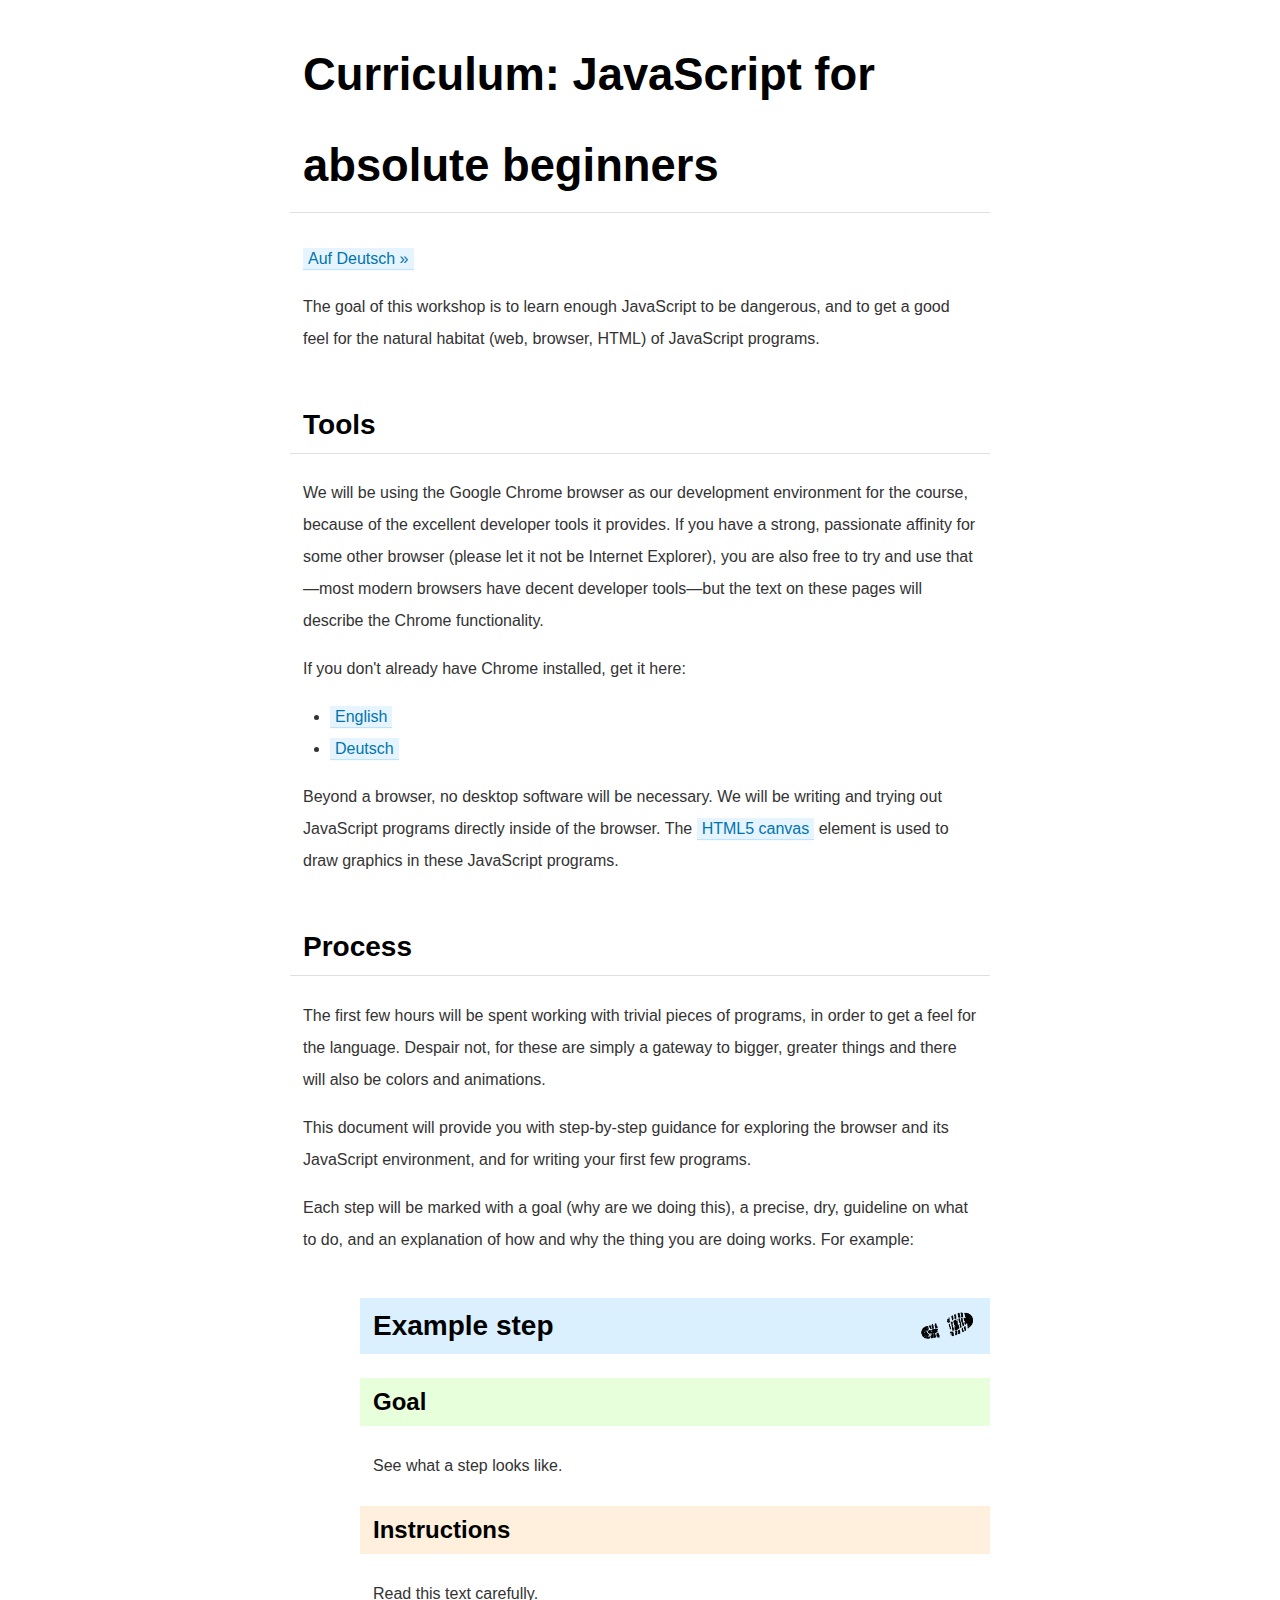
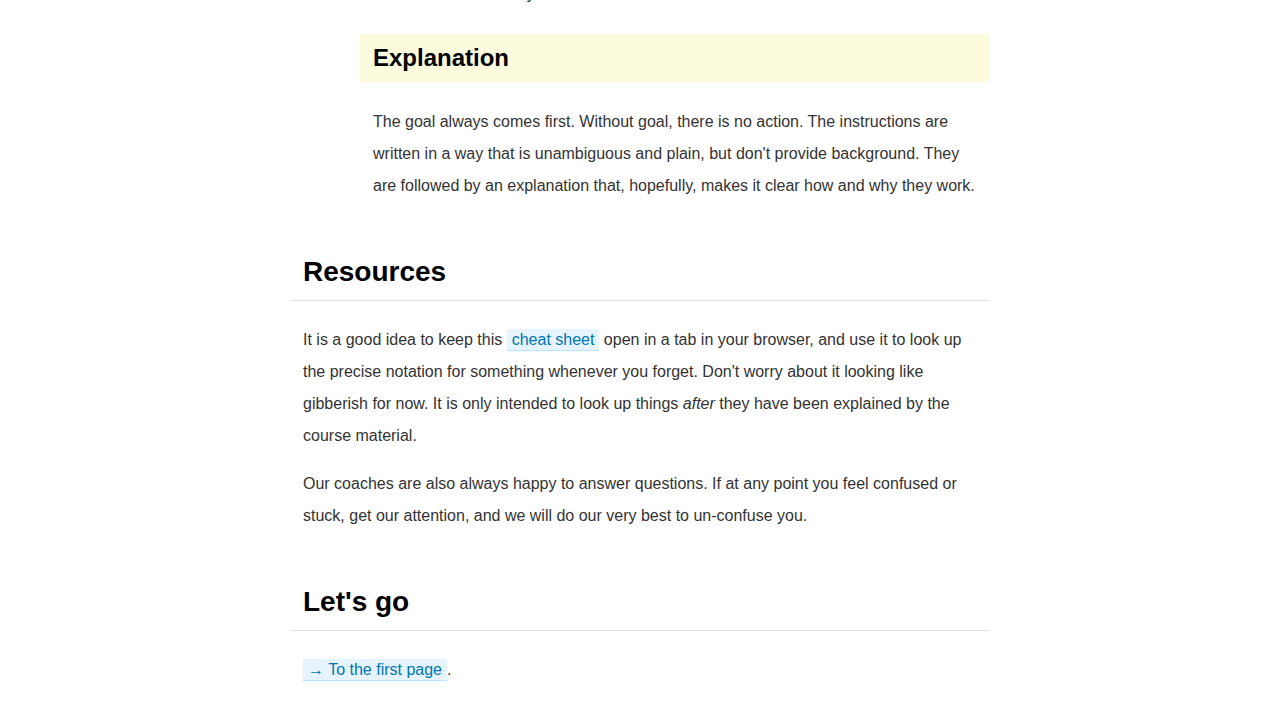
<file: index.html>
<!doctype html>

<head>
  <title>Curriculum — JavaScript for absolute beginners</title>
  <link rel=stylesheet href="fonts.googleapis.com/css-family=Averia+Serif+Libre:300,400">
  <link rel=stylesheet href=style.css>
  <meta http-equiv=Content-Type content="text/html; charset=utf-8">
</head>

<h1>Curriculum: JavaScript for absolute beginners</h1>

<p><a href="index_de.html">Auf Deutsch »</a></p>

<p>The goal of this workshop is to learn enough JavaScript to be
dangerous, and to get a good feel for the natural habitat (web,
browser, HTML) of JavaScript programs.</p>

<h2>Tools</h2>

<p>We will be using the Google Chrome browser as our development
environment for the course, because of the excellent developer tools
it provides. If you have a strong, passionate affinity for some other
browser (please let it not be Internet Explorer), you are also free to
try and use that—most modern browsers have decent developer tools—but
the text on these pages will describe the Chrome functionality.</p>

<p>If you don't already have Chrome installed, get it here:</p>

<ul>
  <li><a href="https://www.google.com/intl/en/chrome/browser/" target=_blank>English</a></li>
  <li><a href="https://www.google.com/chrome/?hl=de" target=_blank>Deutsch</a></li>
</ul>

<p>Beyond a browser, no desktop software will be necessary. We will be
writing and trying out JavaScript programs directly inside of the
browser. The <a href="https://developer.mozilla.org/en-US/docs/Web/API/Canvas_API/Tutorial" target=_blank>HTML5 canvas</a>
element is used to draw graphics in these JavaScript programs.</p>

<h2>Process</h2>

<p>The first few hours will be spent working with trivial pieces of
programs, in order to get a feel for the language. Despair not,
for these are simply a gateway to bigger, greater things and there
will also be colors and animations.</p>

<p>This document will provide you with step-by-step guidance for
exploring the browser and its JavaScript environment, and for writing
your first few programs.</p>

<p>Each step will be marked with a goal (why are we doing this), a
precise, dry, guideline on what to do, and an explanation of how and
why the thing you are doing works. For example:</p>

<div class=box>
  <h2 class=step>Example step</h2>
  <h3 class=goal>Goal</h3>
  <p>See what a step looks like.</p>
  <h3 class=inst>Instructions</h3>
  <p>Read this text carefully.</p>
  <h3 class=ex>Explanation</h3>
  <p>The goal always comes first. Without goal, there is no action.
  The instructions are written in a way that is unambiguous and plain,
  but don't provide background. They are followed by an explanation
  that, hopefully, makes it clear how and why they work.</p>
</div>

<h2>Resources</h2>

<p>It is a good idea to keep
this <a href="http://marijnhaverbeke.nl/js-cheatsheet.html"
target=_blank>cheat sheet</a> open in a tab in your browser, and use
it to look up the precise notation for something whenever you forget.
Don't worry about it looking like gibberish for now. It is only
intended to look up things <em>after</em> they have been explained by
the course material.</p>

<p>Our coaches are also always happy to answer questions. If at any
point you feel confused or stuck, get our attention, and we will do
our very best to un-confuse you.</p>

<h2>Let's go</h2>

<p><a href="page1.html">→ To the first page</a>.</p>
</file>
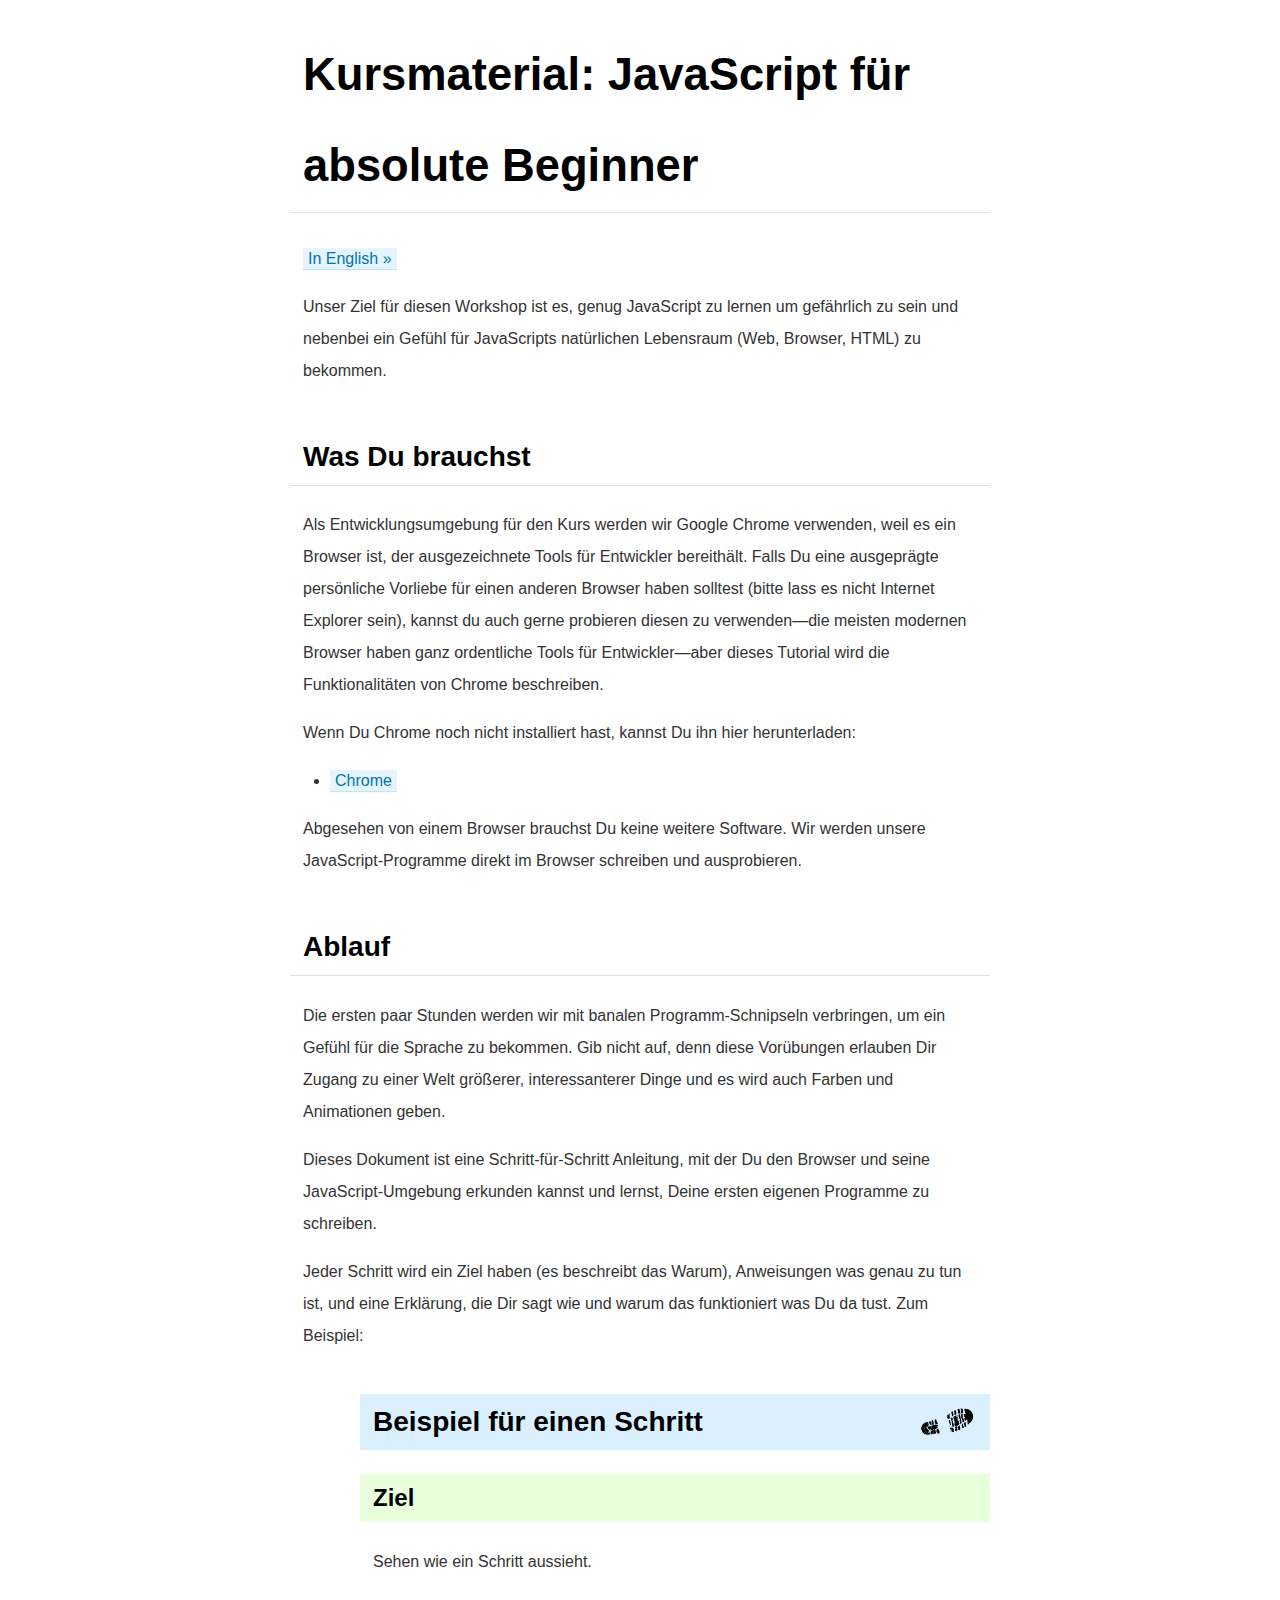
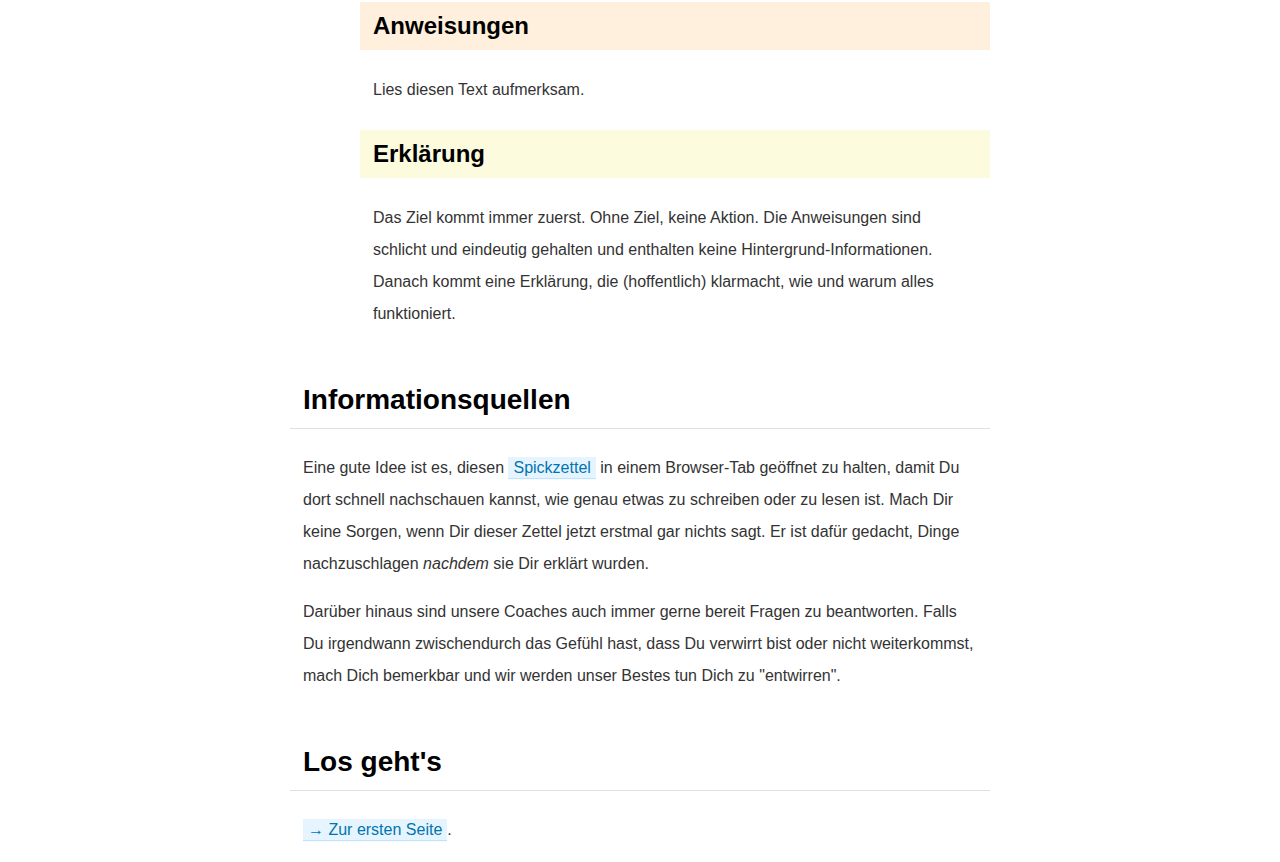
<file: index_de.html>
<!doctype html>

<head>
  <title>Kursmaterial — JavaScript für absolute Beginner</title>
  <link rel=stylesheet href="fonts.googleapis.com/css-family=Averia+Serif+Libre:300,400">
  <link rel=stylesheet href=style.css>
  <meta http-equiv=Content-Type content="text/html; charset=utf-8">
</head>

<h1>Kursmaterial: JavaScript für absolute Beginner</h1>

<p><a href="index.html">In English »</a></p>

<p>Unser Ziel für diesen Workshop ist es, genug JavaScript zu lernen
um gefährlich zu sein und nebenbei ein Gefühl für JavaScripts natürlichen
Lebensraum (Web, Browser, HTML) zu bekommen.</p>

<h2>Was Du brauchst</h2>

<p>Als Entwicklungsumgebung für den Kurs werden wir Google Chrome verwenden,
weil es ein Browser ist, der ausgezeichnete Tools für Entwickler bereithält.
Falls Du eine ausgeprägte persönliche Vorliebe für einen anderen Browser haben
solltest (bitte lass es nicht Internet Explorer sein), kannst du auch gerne
probieren diesen zu verwenden—die meisten modernen Browser haben ganz ordentliche
Tools für Entwickler—aber dieses Tutorial wird die Funktionalitäten von Chrome
beschreiben.
</p>

<p>Wenn Du Chrome noch nicht installiert hast, kannst Du ihn hier herunterladen:</p>

<ul>
  <li><a href="https://www.google.com/chrome/?hl=de" target=_blank>Chrome</a></li>
</ul>

<p>Abgesehen von einem Browser brauchst Du keine weitere Software.
Wir werden unsere JavaScript-Programme direkt im Browser schreiben und
ausprobieren.</p>

<h2>Ablauf</h2>

<p>Die ersten paar Stunden werden wir mit banalen Programm-Schnipseln
verbringen, um ein Gefühl für die Sprache zu bekommen. Gib nicht auf,
denn diese Vorübungen erlauben Dir Zugang zu einer Welt größerer,
interessanterer Dinge und es wird auch Farben und Animationen geben.</p>

<p>Dieses Dokument ist eine Schritt-für-Schritt Anleitung, mit der Du
den Browser und seine JavaScript-Umgebung erkunden kannst und lernst,
Deine ersten eigenen Programme zu schreiben.</p>

<p>Jeder Schritt wird ein Ziel haben (es beschreibt das Warum),
Anweisungen was genau zu tun ist, und eine Erklärung, die
Dir sagt wie und warum das funktioniert was Du da tust. Zum Beispiel:</p>

<div class=box>
  <h2 class=step>Beispiel für einen Schritt</h2>
  <h3 class=goal>Ziel</h3>
  <p>Sehen wie ein Schritt aussieht.</p>
  <h3 class=inst>Anweisungen</h3>
  <p>Lies diesen Text aufmerksam.</p>
  <h3 class=ex>Erklärung</h3>
  <p>Das Ziel kommt immer zuerst. Ohne Ziel, keine Aktion.
Die Anweisungen sind schlicht und eindeutig gehalten und enthalten
keine Hintergrund-Informationen. Danach kommt eine Erklärung, die
(hoffentlich) klarmacht, wie und warum alles funktioniert.</p>
</div>

<h2>Informationsquellen</h2>

<p>Eine gute Idee ist es, diesen <a href="http://marijnhaverbeke.nl/js-cheatsheet.html"
target=_blank>Spickzettel</a> in einem Browser-Tab geöffnet zu halten,
damit Du dort schnell nachschauen kannst, wie genau etwas zu schreiben
oder zu lesen ist. Mach Dir keine Sorgen, wenn Dir dieser Zettel jetzt
erstmal gar nichts sagt. Er ist dafür gedacht, Dinge nachzuschlagen
<em>nachdem</em> sie Dir erklärt wurden.</p>

<p>Darüber hinaus sind unsere Coaches auch immer gerne bereit Fragen
zu beantworten. Falls Du irgendwann zwischendurch das Gefühl hast,
dass Du verwirrt bist oder nicht weiterkommst, mach Dich bemerkbar
und wir werden unser Bestes tun Dich zu "entwirren".</p>

<h2>Los geht's</h2>

<p><a href="page1_de.html">→ Zur ersten Seite</a>.</p>
</file>
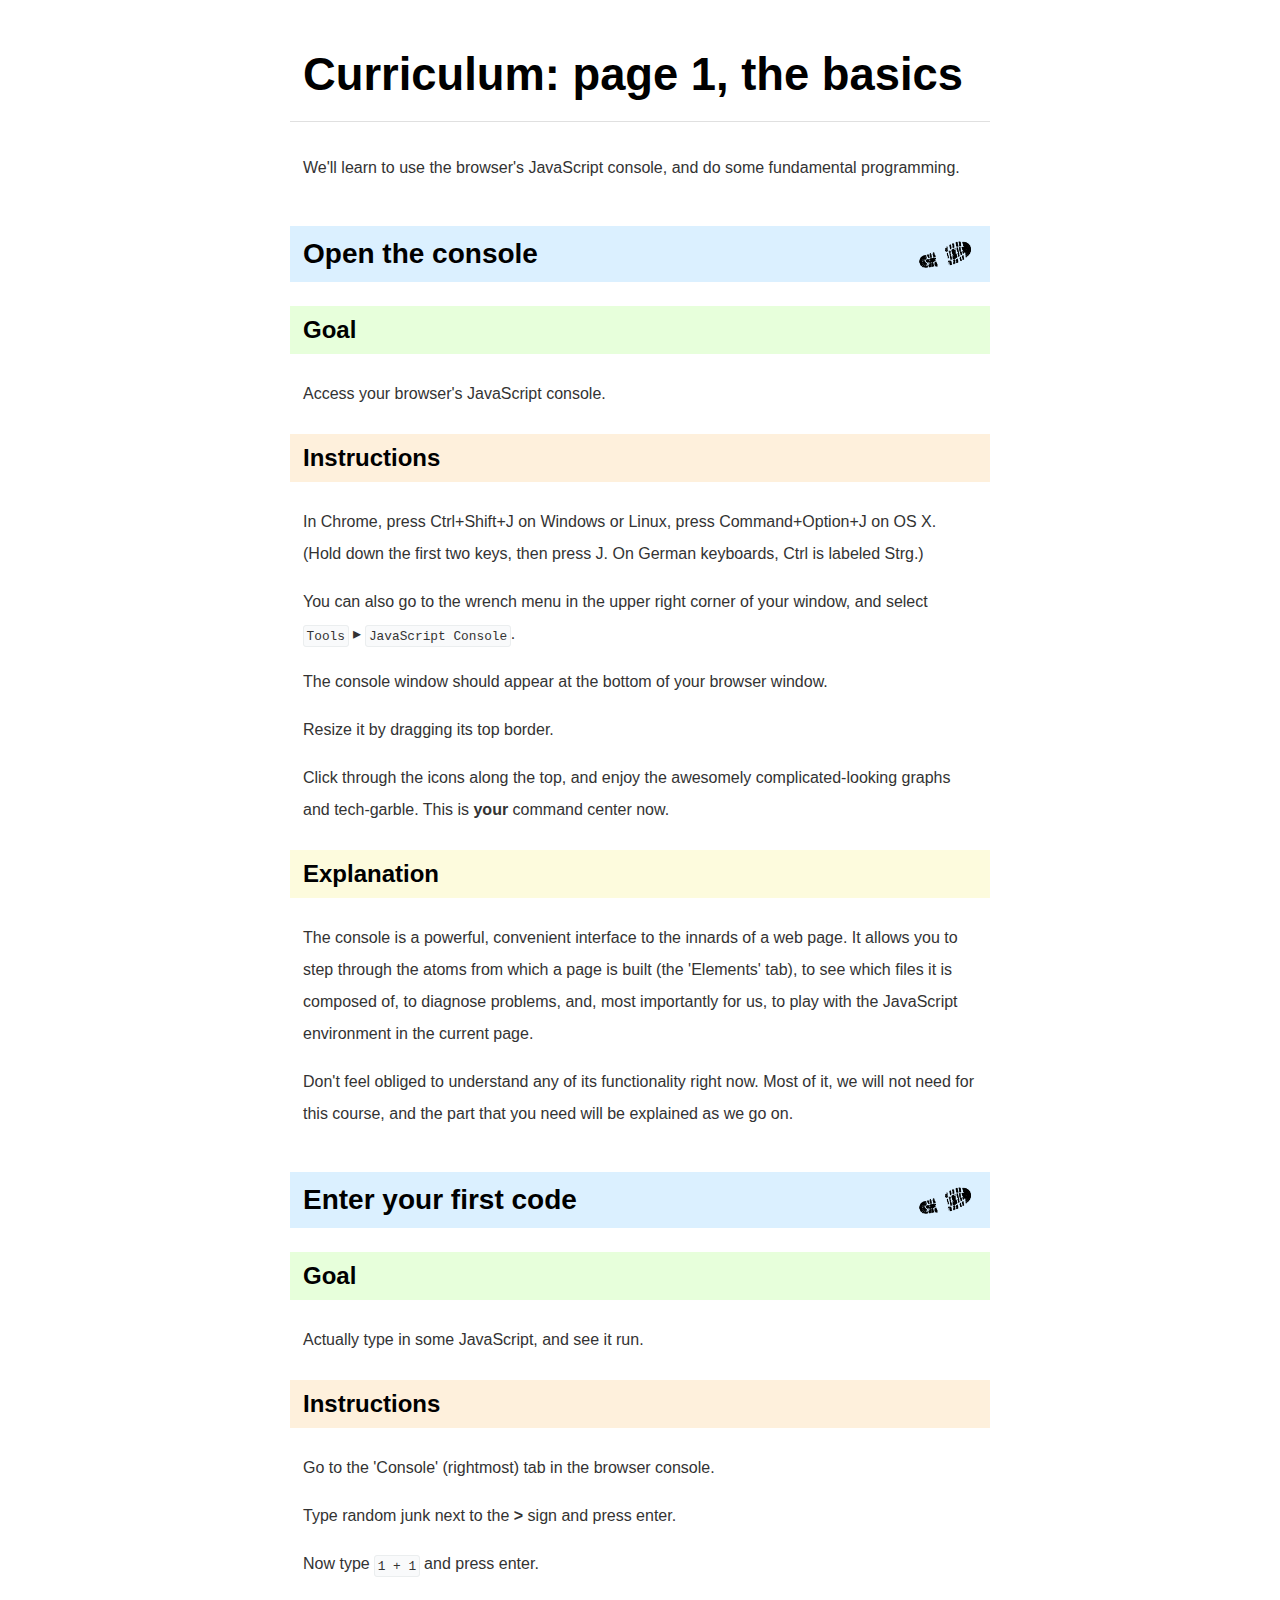
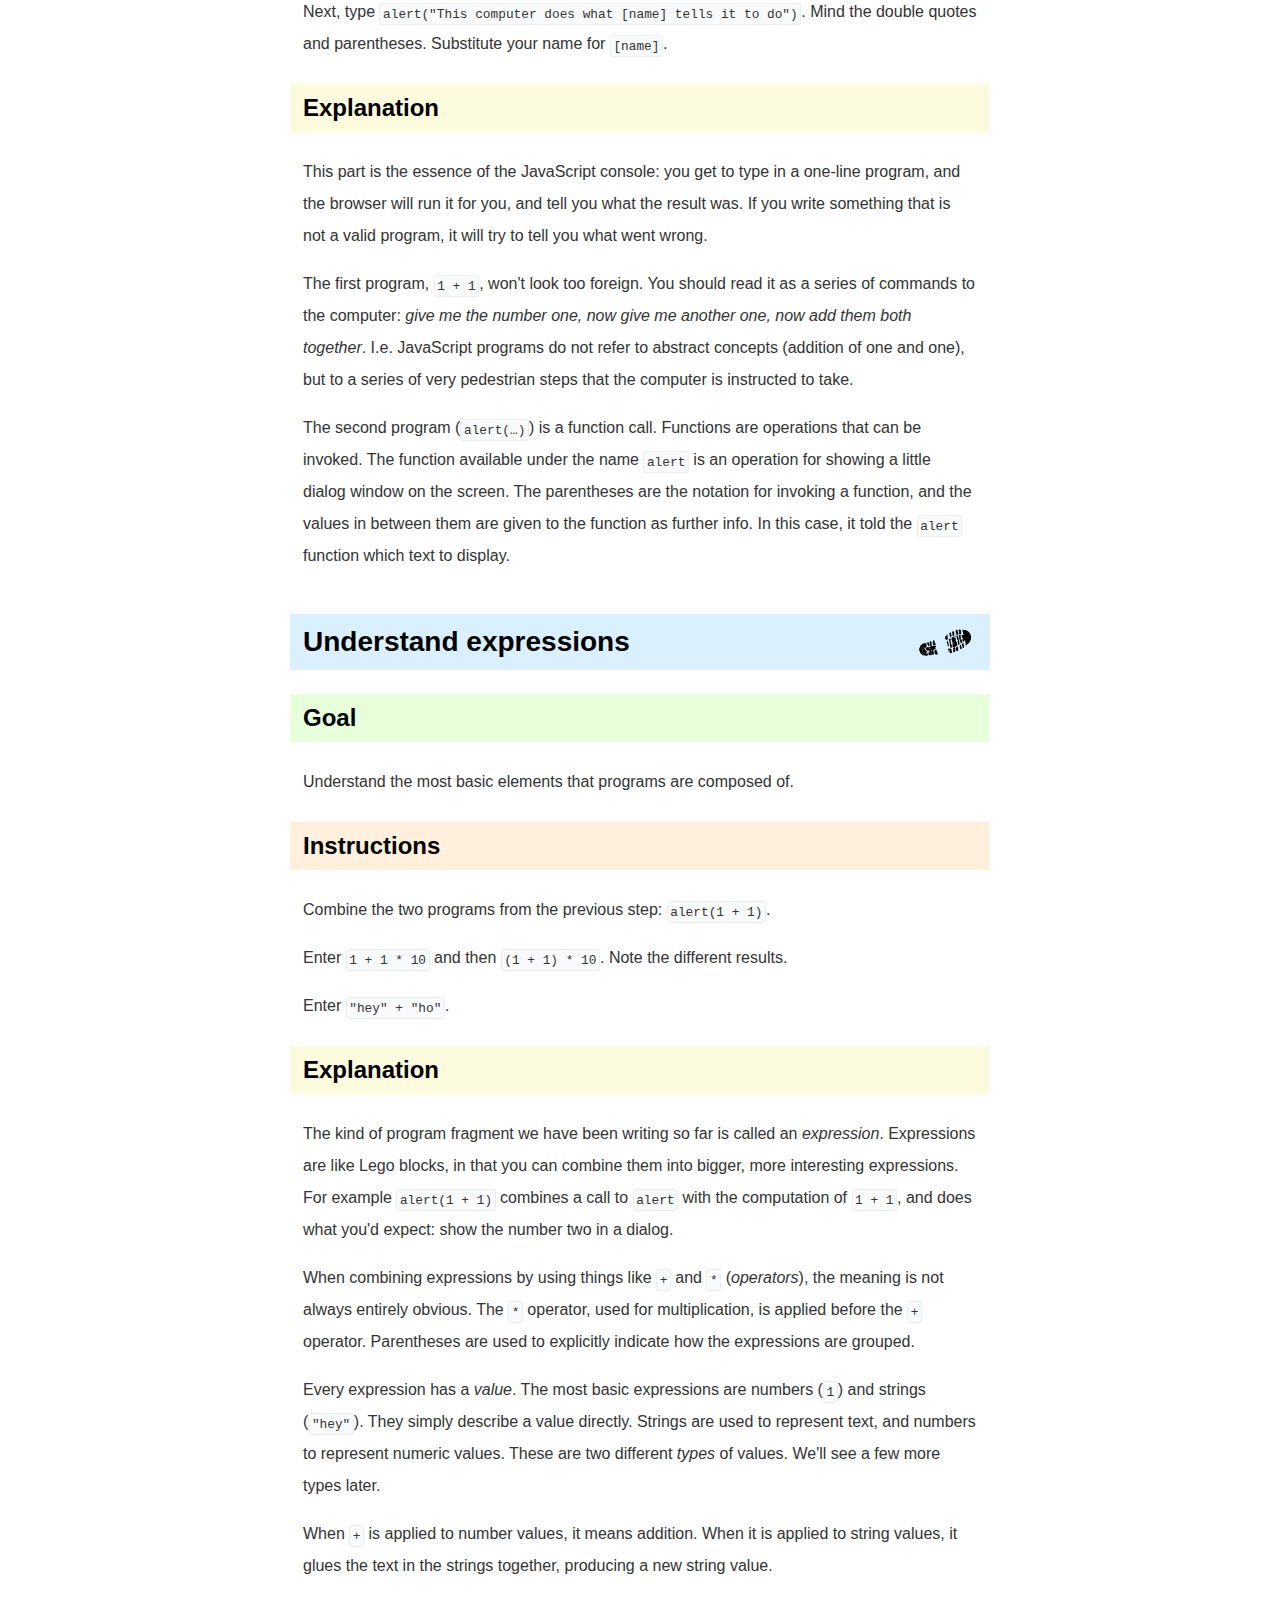
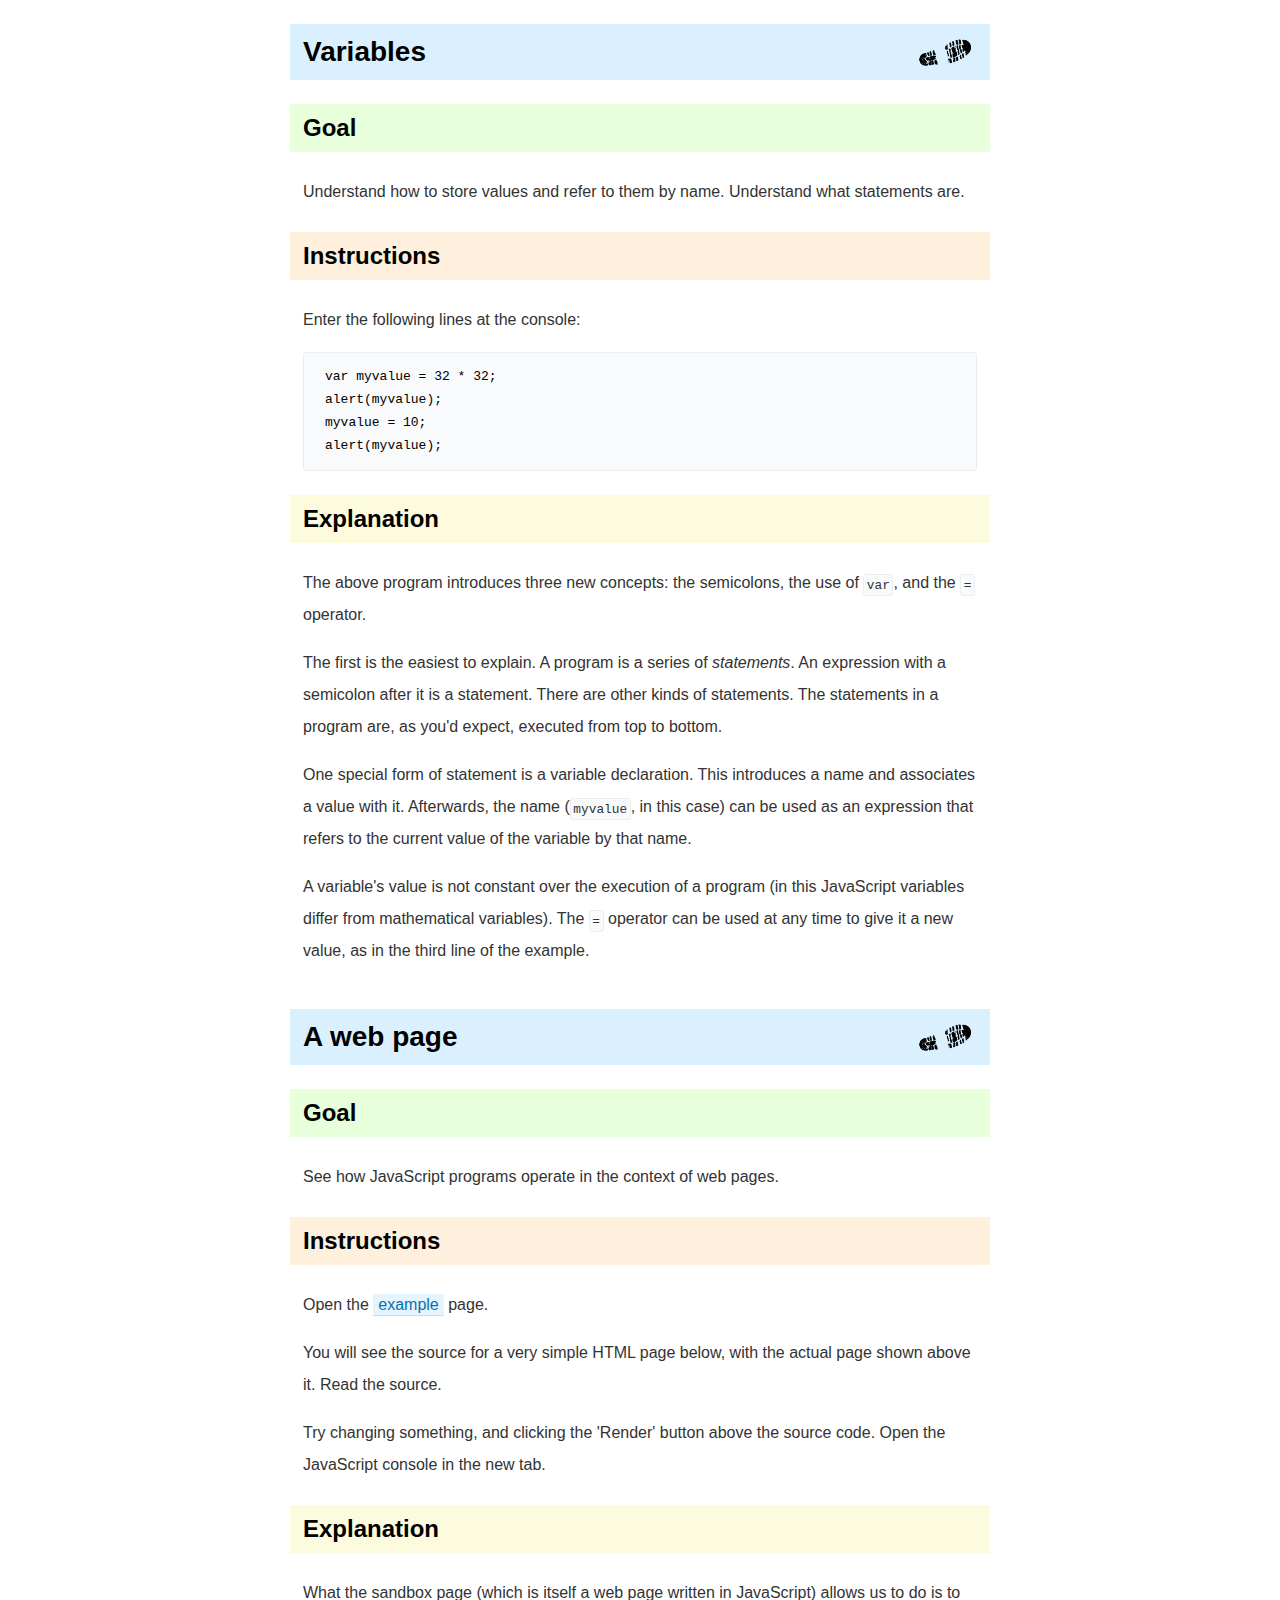
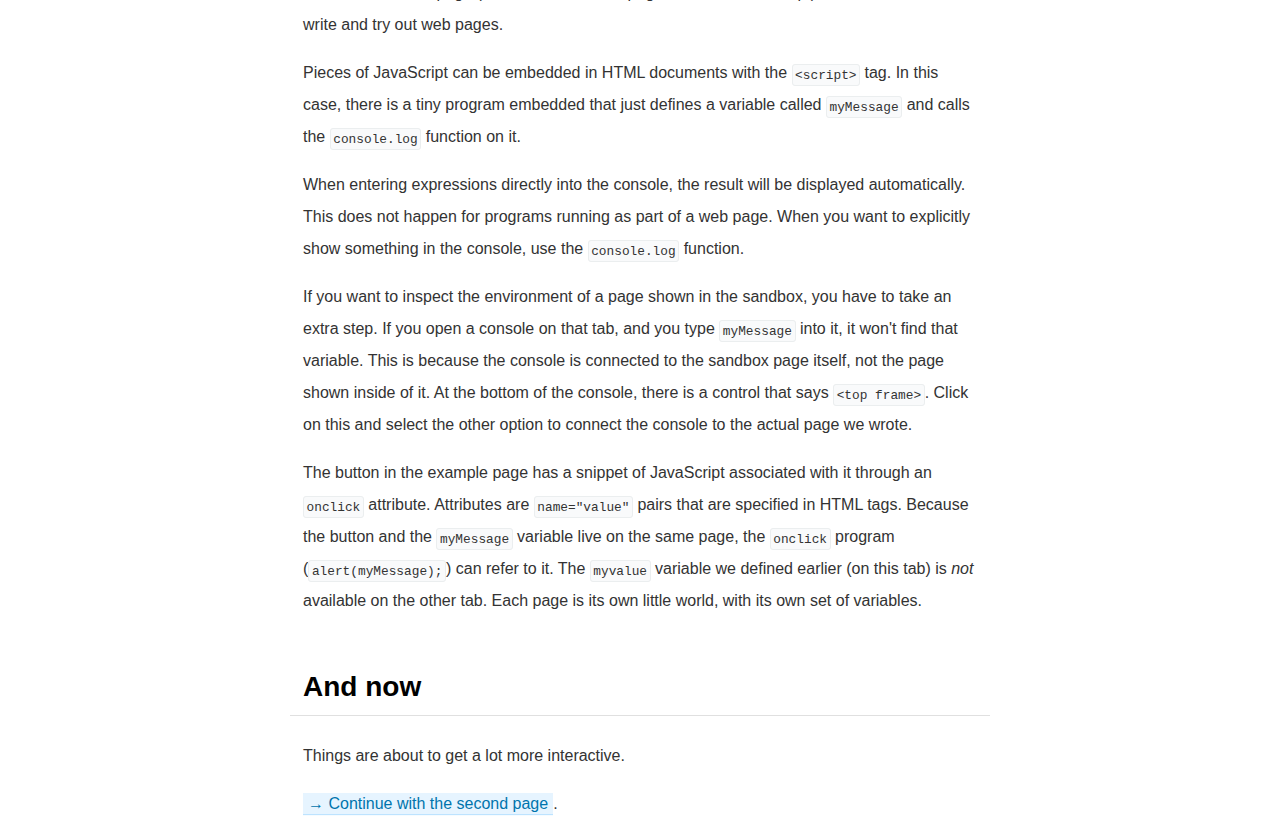
<file: page1.html>
<!doctype html>

<head>
  <title>Curriculum — page 1</title>
  <link rel=stylesheet href="fonts.googleapis.com/css-family=Averia+Serif+Libre:300,400">
  <link rel=stylesheet href=style.css>
  <meta http-equiv=Content-Type content="text/html; charset=utf-8">
</head>

<h1>Curriculum: page 1, the basics</h1>

<p>We'll learn to use the browser's JavaScript console, and do some
fundamental programming.</p>


<h2 class=step>Open the console</h2>

<h3 class=goal>Goal</h3>

<p>Access your browser's JavaScript console.</p>

<h3 class=inst>Instructions</h3>

<p>In Chrome, press Ctrl+Shift+J on Windows or Linux, press
Command+Option+J on OS X. (Hold down the first two keys, then press J.
On German keyboards, Ctrl is labeled Strg.)</p>

<p>You can also go to the wrench menu in the upper right corner of
your window, and select <code>Tools</code> ▸ <code>JavaScript
Console</code>.</p>

<p>The console window should appear at the bottom of your browser window.</p>

<p>Resize it by dragging its top border.</p>

<p>Click through the icons along the top, and enjoy the awesomely
complicated-looking graphs and tech-garble. This
is <strong>your</strong> command center now.</p>

<h3 class=ex>Explanation</h3>

<p>The console is a powerful, convenient interface to the innards of a
web page. It allows you to step through the atoms from which a page is
built (the 'Elements' tab), to see which files it is composed of, to
diagnose problems, and, most importantly for us, to play with the
JavaScript environment in the current page.</p>

<p>Don't feel obliged to understand any of its functionality right
now. Most of it, we will not need for this course, and the part that
you need will be explained as we go on.</p>


<h2 class=step>Enter your first code</h2>

<h3 class=goal>Goal</h3>

<p>Actually type in some JavaScript, and see it run.</p>

<h3 class=inst>Instructions</h3>

<p>Go to the 'Console' (rightmost) tab in the browser console.</p>

<p>Type random junk next to the <strong>></strong> sign and press enter.</p>

<p>Now type <code>1 + 1</code> and press enter.</p>

<p>Next, type <code>alert("This computer does what [name] tells it to
do")</code>. Mind the double quotes and parentheses. Substitute your
name for <code>[name]</code>.</p>

<h3 class=ex>Explanation</h3>

<p>This part is the essence of the JavaScript console: you get to type
in a one-line program, and the browser will run it for you, and tell
you what the result was. If you write something that is not a valid
program, it will try to tell you what went wrong.</p>

<p>The first program, <code>1 + 1</code>, won't look too foreign. You
should read it as a series of commands to the computer: <em>give me
the number one, now give me another one, now add them both
together</em>. I.e. JavaScript programs do not refer to abstract
concepts (addition of one and one), but to a series of very pedestrian
steps that the computer is instructed to take.</p>

<p>The second program (<code>alert(…)</code>) is a function call.
Functions are operations that can be invoked. The function available
under the name <code>alert</code> is an operation for showing a little
dialog window on the screen. The parentheses are the notation for
invoking a function, and the values in between them are given to the
function as further info. In this case, it told the <code>alert</code>
function which text to display.</p>


<h2 class=step>Understand expressions</h2>

<h3 class=goal>Goal</h3>

<p>Understand the most basic elements that programs are composed of.</p>

<h3 class=inst>Instructions</h3>

<p>Combine the two programs from the previous step: <code>alert(1 + 1)</code>.</p>

<p>Enter <code>1 + 1 * 10</code> and then <code>(1 + 1) * 10</code>.
Note the different results.</p>

<p>Enter <code>"hey" + "ho"</code>.</p>

<h3 class=ex>Explanation</h3>

<p>The kind of program fragment we have been writing so far is called
an <em>expression</em>. Expressions are like Lego blocks, in that you
can combine them into bigger, more interesting expressions. For
example <code>alert(1 + 1)</code> combines a call
to <code>alert</code> with the computation of <code>1 + 1</code>, and
does what you'd expect: show the number two in a dialog.</p>

<p>When combining expressions by using things like <code>+</code>
and <code>*</code> (<em>operators</em>), the meaning is not always
entirely obvious. The <code>*</code> operator, used for
multiplication, is applied before the <code>+</code> operator.
Parentheses are used to explicitly indicate how the expressions are
grouped.</p>

<p>Every expression has a <em>value</em>. The most basic expressions
are numbers (<code>1</code>) and strings (<code>"hey"</code>). They
simply describe a value directly. Strings are used to represent text,
and numbers to represent numeric values. These are two
different <em>types</em> of values. We'll see a few more types
later.</p>

<p>When <code>+</code> is applied to number values, it means addition.
When it is applied to string values, it glues the text in the strings
together, producing a new string value.</p>


<h2 class=step>Variables</h2>

<h3 class=goal>Goal</h3>

<p>Understand how to store values and refer to them by name.
Understand what statements are.</p>

<h3 class=inst>Instructions</h3>

<p>Enter the following lines at the console:</p>

<pre>var myvalue = 32 * 32;
alert(myvalue);
myvalue = 10;
alert(myvalue);</pre>

<h3 class=ex>Explanation</h3>

<p>The above program introduces three new concepts: the semicolons,
the use of <code>var</code>, and the <code>=</code> operator.</p>

<p>The first is the easiest to explain. A program is a series
of <em>statements</em>. An expression with a semicolon after it is a
statement. There are other kinds of statements. The statements in a
program are, as you'd expect, executed from top to bottom.</p>

<p>One special form of statement is a variable declaration. This
introduces a name and associates a value with it. Afterwards, the name
(<code>myvalue</code>, in this case) can be used as an expression that
refers to the current value of the variable by that name.</p>

<p>A variable's value is not constant over the execution of a program
(in this JavaScript variables differ from mathematical variables).
The <code>=</code> operator can be used at any time to give it a new
value, as in the third line of the example.</p>


<h2 class=step>A web page</h2>

<h3 class=goal>Goal</h3>

<p>See how JavaScript programs operate in the context of web
pages.</p>

<h3 class=inst>Instructions</h3>

<p>Open the <a href="sandbox/#basic.html" target="_blank">example</a>
page.</p>

<p>You will see the source for a very simple HTML page below, with the
actual page shown above it. Read the source.</p>

<p>Try changing something, and clicking the 'Render' button above the
source code. Open the JavaScript console in the new tab.</p>

<h3 class=ex>Explanation</h3>

<p>What the sandbox page (which is itself a web page written in
JavaScript) allows us to do is to write and try out web pages.<p>

<p>Pieces of JavaScript can be embedded in HTML documents with
the <code>&lt;script></code> tag. In this case, there is a tiny
program embedded that just defines a variable
called <code>myMessage</code> and calls the <code>console.log</code>
function on it.</p>

<p>When entering expressions directly into the console, the result
will be displayed automatically. This does not happen for programs
running as part of a web page. When you want to explicitly show
something in the console, use the <code>console.log</code>
function.</p>

<p>If you want to inspect the environment of a page shown in the
sandbox, you have to take an extra step. If you open a console on that
tab, and you type <code>myMessage</code> into it, it won't find that
variable. This is because the console is connected to the sandbox page
itself, not the page shown inside of it. At the bottom of the console,
there is a control that says <code>&lt;top frame></code>. Click on
this and select the other option to connect the console to the actual
page we wrote.</p>

<p>The button in the example page has a snippet of JavaScript
associated with it through an <code>onclick</code> attribute.
Attributes are <code>name="value"</code> pairs that are specified in
HTML tags. Because the button and the <code>myMessage</code> variable
live on the same page, the <code>onclick</code> program
(<code>alert(myMessage);</code>) can refer to it.
The <code>myvalue</code> variable we defined earlier (on this tab)
is <em>not</em> available on the other tab. Each page is its own
little world, with its own set of variables.</p>

<h2>And now</h2>

<p>Things are about to get a lot more interactive.</p>

<p><a href="page2.html">→ Continue with the second page</a>.</p>
</file>
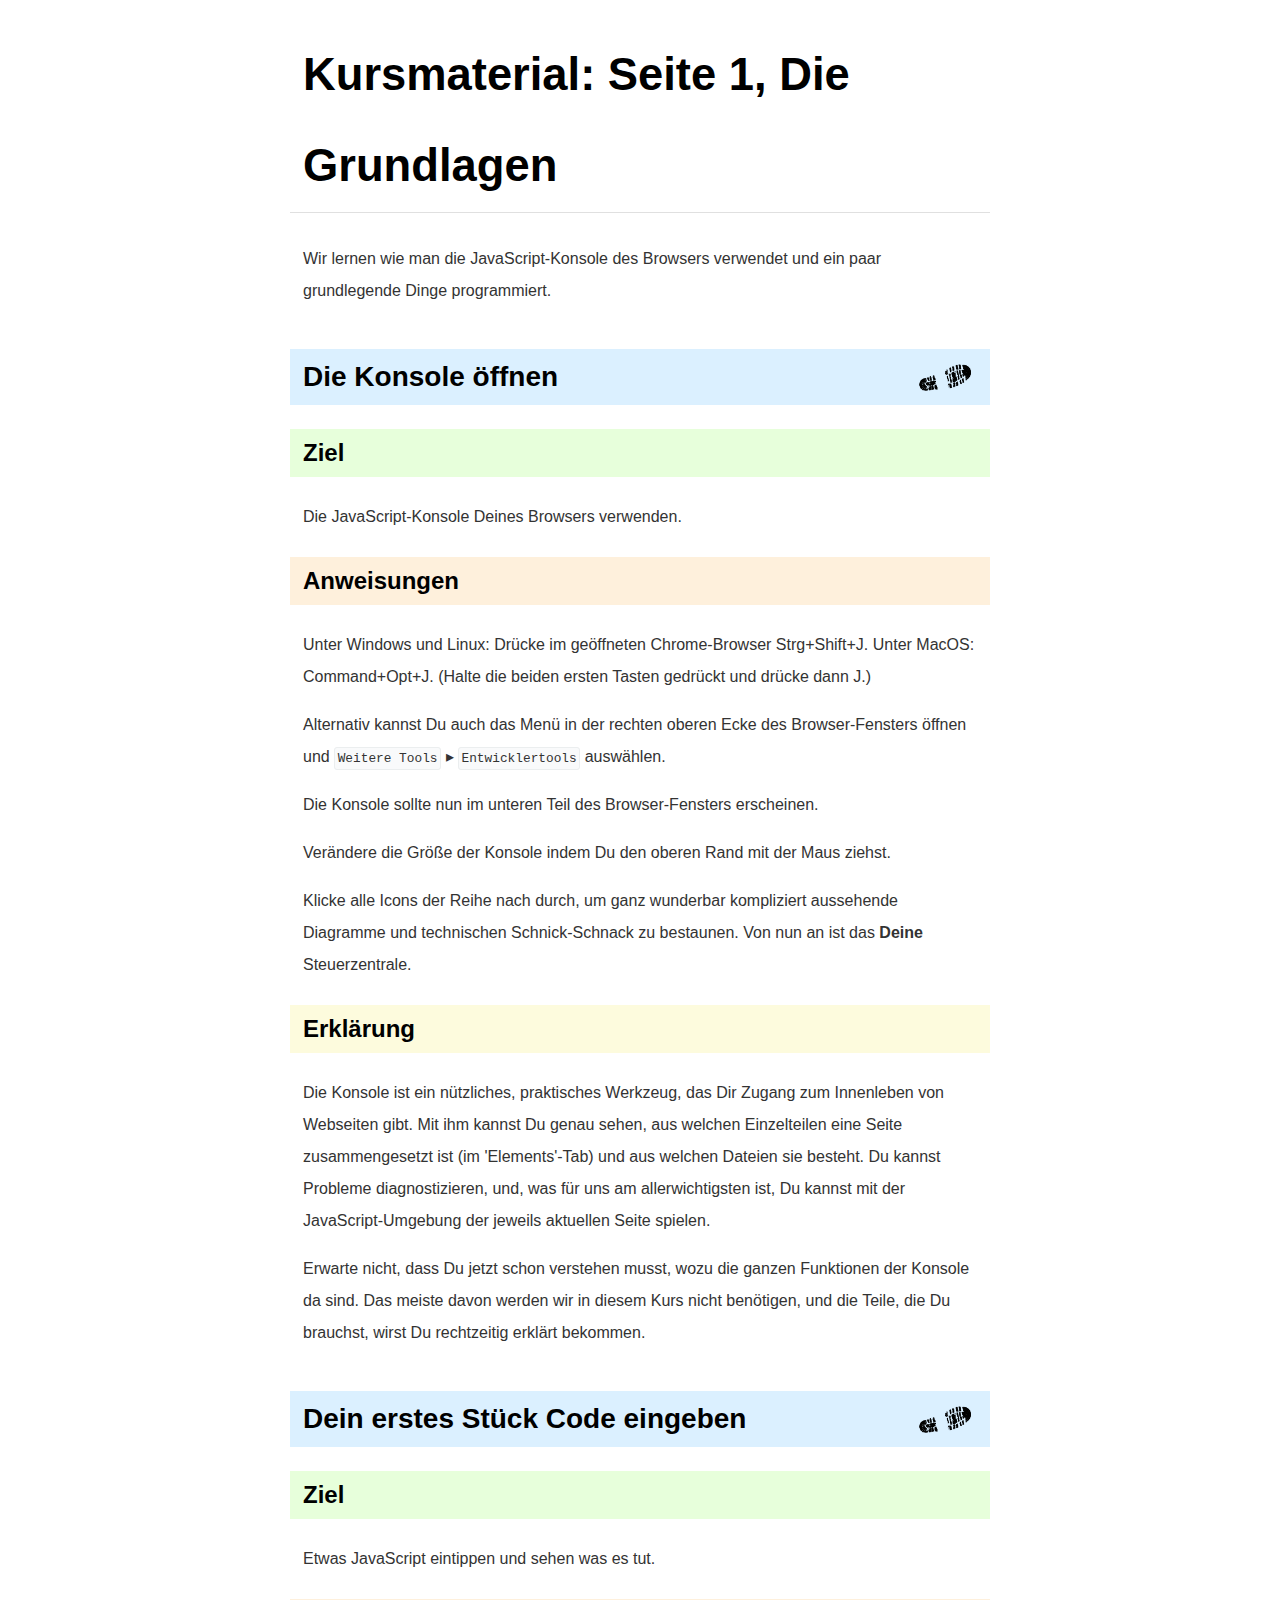
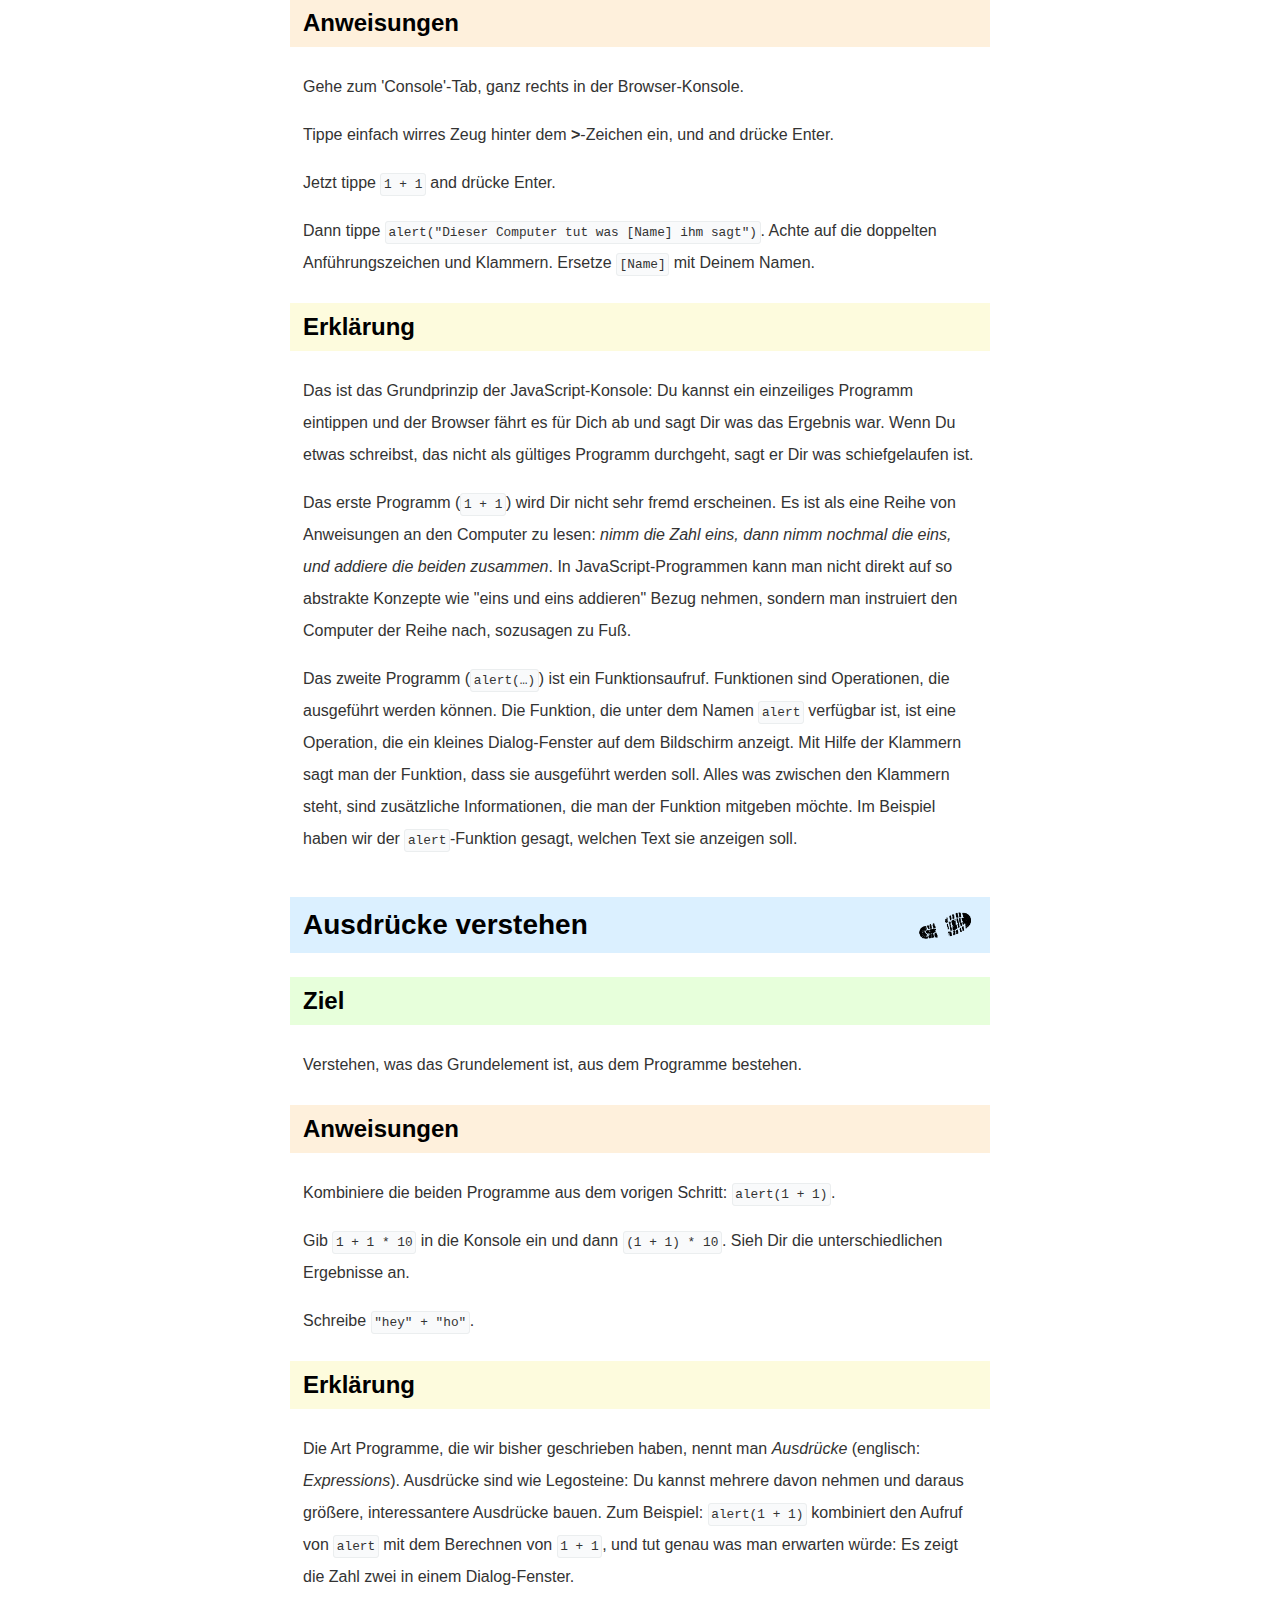
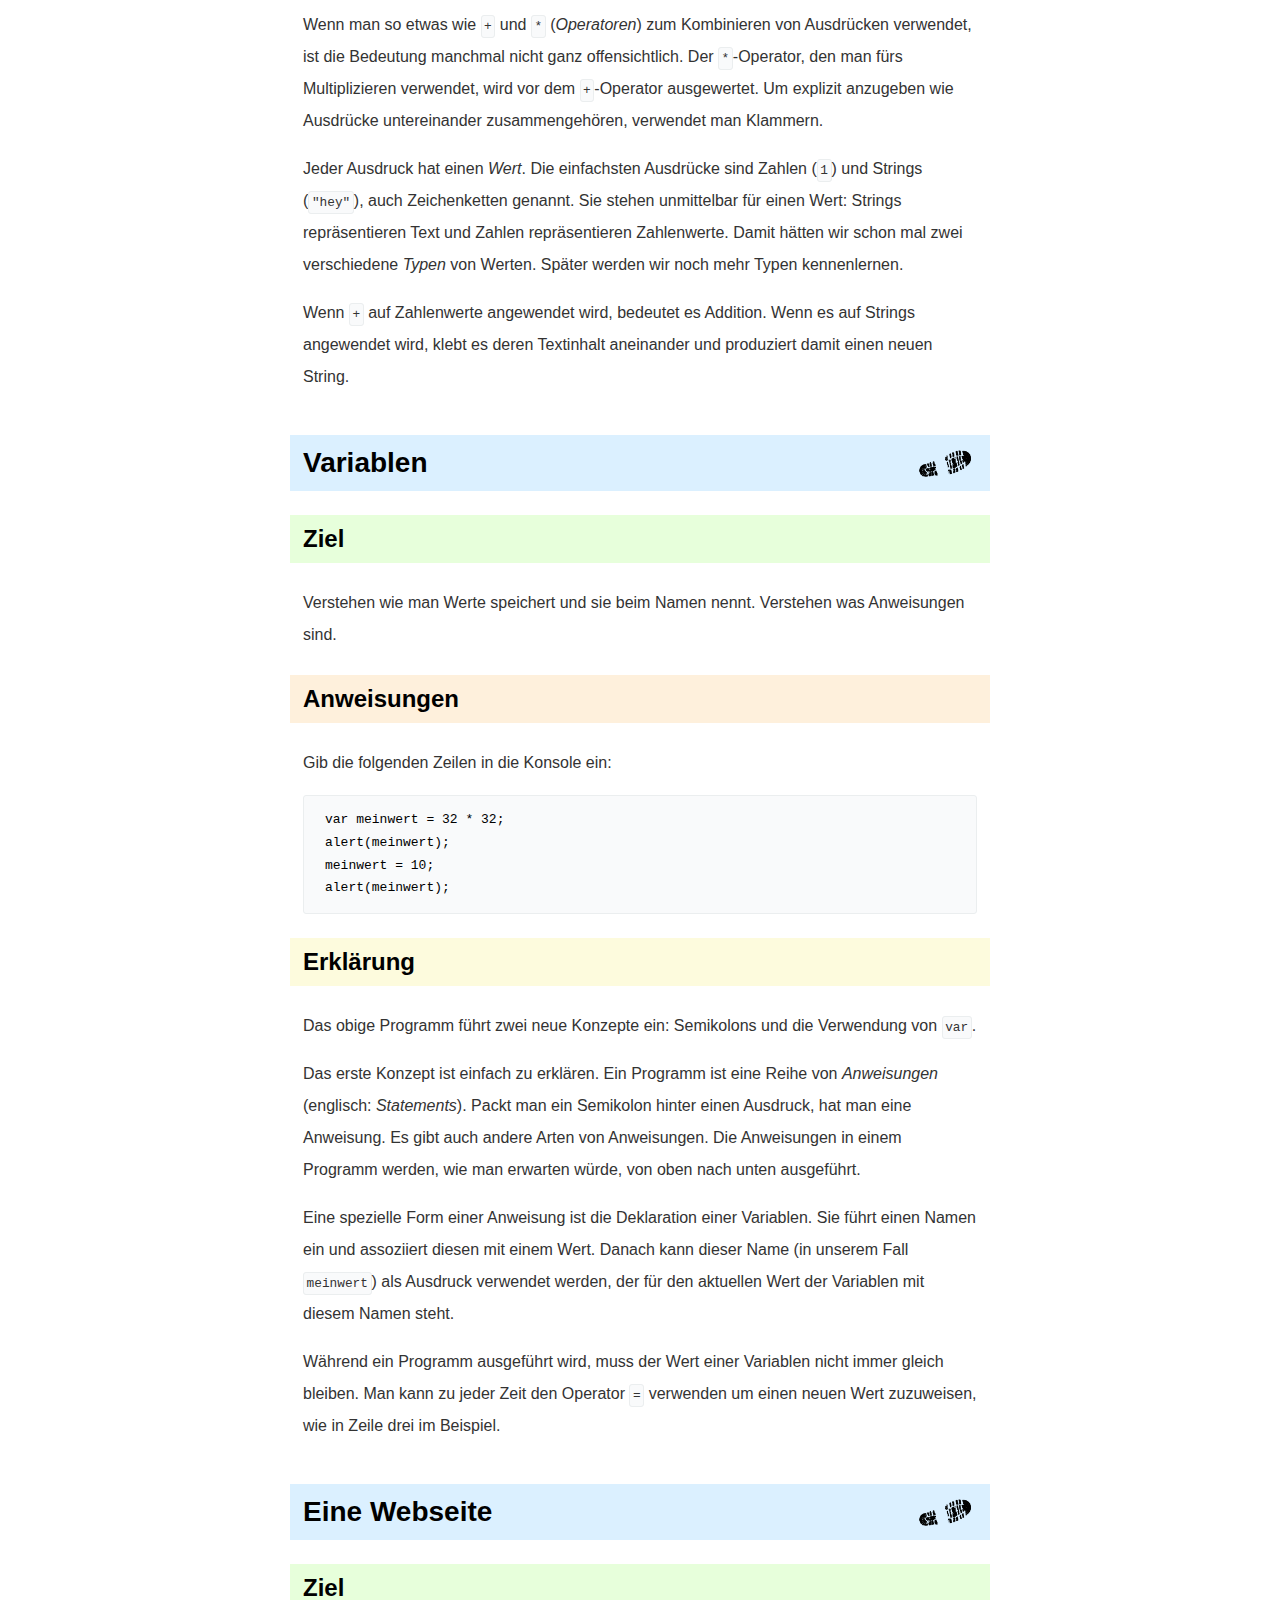
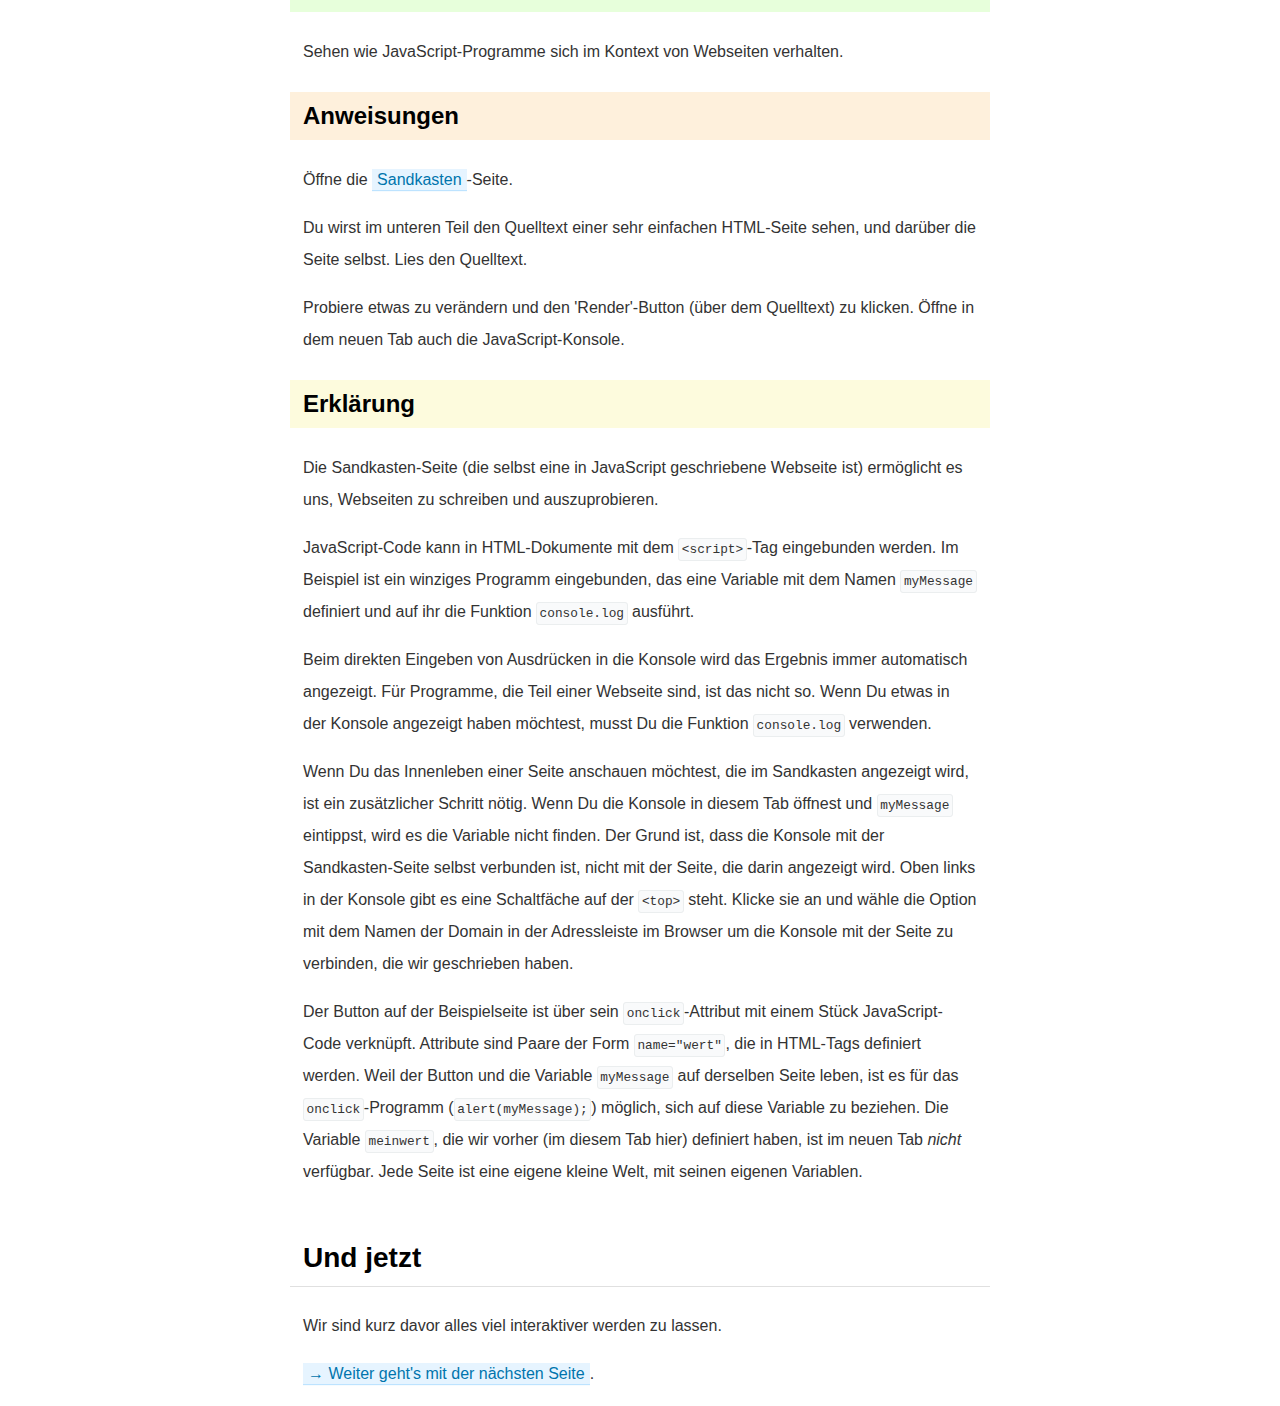
<file: page1_de.html>
<!doctype html>

<head>
  <title>Kursmaterial — Seite 1</title>
  <link rel=stylesheet href="fonts.googleapis.com/css-family=Averia+Serif+Libre:300,400">
  <link rel=stylesheet href=style.css>
  <meta http-equiv=Content-Type content="text/html; charset=utf-8">
</head>

<h1>Kursmaterial: Seite 1, Die Grundlagen</h1>

<p>Wir lernen wie man die JavaScript-Konsole des Browsers verwendet
  und ein paar grundlegende Dinge programmiert.</p>


<h2 class=step>Die Konsole öffnen</h2>

<h3 class=goal>Ziel</h3>

<p>Die JavaScript-Konsole Deines Browsers verwenden.</p>

<h3 class=inst>Anweisungen</h3>

<p>Unter Windows und Linux: Drücke im geöffneten Chrome-Browser Strg+Shift+J.
  Unter MacOS: Command+Opt+J. (Halte die beiden ersten Tasten
  gedrückt und drücke dann J.)</p>

<p>Alternativ kannst Du auch das Menü in der
  rechten oberen Ecke des Browser-Fensters öffnen und
  <code>Weitere Tools</code> ▸ <code>Entwicklertools</code> auswählen.</p>

<p>Die Konsole sollte nun im unteren Teil des Browser-Fensters erscheinen.</p>

<p>Verändere die Größe der Konsole indem Du den oberen Rand mit der Maus ziehst.</p>

<p>Klicke alle Icons der Reihe nach durch, um ganz wunderbar kompliziert
  aussehende Diagramme und technischen Schnick-Schnack zu bestaunen.
  Von nun an ist das <strong>Deine</strong> Steuerzentrale.</p>

<h3 class=ex>Erklärung</h3>

<p>Die Konsole ist ein nützliches, praktisches Werkzeug, das Dir Zugang
  zum Innenleben von Webseiten gibt. Mit ihm kannst Du genau sehen, aus
  welchen Einzelteilen eine Seite zusammengesetzt ist (im 'Elements'-Tab)
  und aus welchen Dateien sie besteht. Du kannst Probleme diagnostizieren,
  und, was für uns am allerwichtigsten ist, Du kannst mit der
  JavaScript-Umgebung der jeweils aktuellen Seite spielen.</p>

<p>Erwarte nicht, dass Du jetzt schon verstehen musst, wozu die
  ganzen Funktionen der Konsole da sind. Das meiste davon werden
  wir in diesem Kurs nicht benötigen, und die Teile, die Du brauchst,
  wirst Du rechtzeitig erklärt bekommen.</p>

<h2 class=step>Dein erstes Stück Code eingeben</h2>

<h3 class=goal>Ziel</h3>

<p>Etwas JavaScript eintippen und sehen was es tut.</p>

<h3 class=inst>Anweisungen</h3>

<p>Gehe zum 'Console'-Tab, ganz rechts in der Browser-Konsole.</p>

<p>Tippe einfach wirres Zeug hinter dem <strong>></strong>-Zeichen ein,
  und and drücke Enter.</p>

<p>Jetzt tippe <code>1 + 1</code> and drücke Enter.</p>

<p>Dann tippe <code>alert("Dieser Computer tut was [Name] ihm sagt")</code>.
  Achte auf die doppelten Anführungszeichen und Klammern.
  Ersetze <code>[Name]</code> mit Deinem Namen.</p>

<h3 class=ex>Erklärung</h3>

<p>Das ist das Grundprinzip der JavaScript-Konsole: Du kannst ein
  einzeiliges Programm eintippen und der Browser fährt es für Dich
  ab und sagt Dir was das Ergebnis war. Wenn Du etwas schreibst,
  das nicht als gültiges Programm durchgeht, sagt er Dir was
  schiefgelaufen ist.</p>

<p>Das erste Programm (<code>1 + 1</code>) wird Dir nicht sehr fremd
  erscheinen. Es ist als eine Reihe von Anweisungen an den
  Computer zu lesen: <em>nimm die Zahl eins, dann nimm nochmal die eins,
  und addiere die beiden zusammen</em>. In JavaScript-Programmen
  kann man nicht direkt auf so abstrakte Konzepte wie "eins und eins
  addieren" Bezug nehmen, sondern man instruiert den Computer
  der Reihe nach, sozusagen zu Fuß.</p>

<p>Das zweite Programm (<code>alert(…)</code>) ist ein Funktionsaufruf.
  Funktionen sind Operationen, die ausgeführt werden können.
  Die Funktion, die unter dem Namen <code>alert</code> verfügbar ist,
  ist eine Operation, die ein kleines Dialog-Fenster auf dem Bildschirm
  anzeigt. Mit Hilfe der Klammern sagt man der Funktion, dass sie ausgeführt
  werden soll. Alles was zwischen den Klammern steht, sind zusätzliche
  Informationen, die man der Funktion mitgeben möchte. Im Beispiel haben
  wir der <code>alert</code>-Funktion gesagt, welchen Text sie anzeigen
  soll.</p>


<h2 class=step>Ausdrücke verstehen</h2>

<h3 class=goal>Ziel</h3>

<p>Verstehen, was das Grundelement ist, aus dem Programme bestehen.</p>

<h3 class=inst>Anweisungen</h3>

<p>Kombiniere die beiden Programme aus dem vorigen Schritt: <code>alert(1 + 1)</code>.</p>

<p>Gib <code>1 + 1 * 10</code> in die Konsole ein und dann <code>(1 + 1) * 10</code>.
Sieh Dir die unterschiedlichen Ergebnisse an.</p>

<p>Schreibe <code>"hey" + "ho"</code>.</p>

<h3 class=ex>Erklärung</h3>

<p>Die Art Programme, die wir bisher geschrieben haben, nennt man
  <em>Ausdrücke</em> (englisch: <em>Expressions</em>).
  Ausdrücke sind wie Legosteine: Du kannst mehrere
  davon nehmen und daraus größere, interessantere Ausdrücke bauen.
  Zum Beispiel: <code>alert(1 + 1)</code> kombiniert den Aufruf von
  <code>alert</code> mit dem Berechnen von <code>1 + 1</code>, und tut
  genau was man erwarten würde: Es zeigt die Zahl zwei in einem
  Dialog-Fenster.</p>

<p>Wenn man so etwas wie <code>+</code> und <code>*</code>
  (<em>Operatoren</em>) zum Kombinieren von Ausdrücken verwendet,
  ist die Bedeutung manchmal nicht ganz offensichtlich. Der
  <code>*</code>-Operator, den man fürs Multiplizieren verwendet,
  wird vor dem <code>+</code>-Operator ausgewertet. Um explizit
  anzugeben wie Ausdrücke untereinander zusammengehören, verwendet
  man Klammern.</p>

<p>Jeder Ausdruck hat einen <em>Wert</em>. Die einfachsten Ausdrücke
  sind Zahlen (<code>1</code>) und Strings (<code>"hey"</code>), auch
  Zeichenketten genannt. Sie stehen unmittelbar für einen Wert:
  Strings repräsentieren Text und Zahlen repräsentieren Zahlenwerte.
  Damit hätten wir schon mal zwei verschiedene <em>Typen</em> von
  Werten. Später werden wir noch mehr Typen kennenlernen.</p>

<p>Wenn <code>+</code> auf Zahlenwerte angewendet wird, bedeutet
  es Addition. Wenn es auf Strings angewendet wird, klebt es deren
  Textinhalt aneinander und produziert damit einen neuen String.</p>


<h2 class=step>Variablen</h2>

<h3 class=goal>Ziel</h3>

<p>Verstehen wie man Werte speichert und sie beim Namen nennt.
  Verstehen was Anweisungen sind.</p>

<h3 class=inst>Anweisungen</h3>

<p>Gib die folgenden Zeilen in die Konsole ein:</p>

<pre>var meinwert = 32 * 32;
alert(meinwert);
meinwert = 10;
alert(meinwert);</pre>

<h3 class=ex>Erklärung</h3>

<p>Das obige Programm führt zwei neue Konzepte ein: Semikolons und
  die Verwendung von <code>var</code>.</p>

<p>Das erste Konzept ist einfach zu erklären. Ein Programm ist eine
  Reihe von <em>Anweisungen</em> (englisch: <em>Statements</em>).
  Packt man ein Semikolon hinter einen Ausdruck, hat man eine Anweisung.
  Es gibt auch andere Arten von Anweisungen. Die Anweisungen in einem
  Programm werden, wie man erwarten würde, von oben nach unten
  ausgeführt.</p>

<p>Eine spezielle Form einer Anweisung ist die Deklaration einer
  Variablen. Sie führt einen Namen ein und assoziiert diesen mit
  einem Wert. Danach kann dieser Name (in unserem Fall
  <code>meinwert</code>) als Ausdruck verwendet werden, der
  für den aktuellen Wert der Variablen mit diesem Namen steht.</p>

<p>Während ein Programm ausgeführt wird, muss der Wert einer
  Variablen nicht immer gleich bleiben. Man kann zu jeder Zeit den
  Operator <code>=</code> verwenden um einen neuen Wert zuzuweisen,
  wie in Zeile drei im Beispiel.</p>


<h2 class=step>Eine Webseite</h2>

<h3 class=goal>Ziel</h3>

<p>Sehen wie JavaScript-Programme sich im Kontext von Webseiten
  verhalten.</p>

<h3 class=inst>Anweisungen</h3>

<p>Öffne die <a href="sandbox/#basic_de.html" target="_blank">Sandkasten</a>-Seite.</p>

<p>Du wirst im unteren Teil den Quelltext einer sehr einfachen
  HTML-Seite sehen, und darüber die Seite selbst. Lies den Quelltext.</p>

<p>Probiere etwas zu verändern und den 'Render'-Button (über dem
  Quelltext) zu klicken. Öffne in dem neuen Tab auch die
  JavaScript-Konsole.</p>

<h3 class=ex>Erklärung</h3>

<p>Die Sandkasten-Seite (die selbst eine in JavaScript geschriebene
  Webseite ist) ermöglicht es uns, Webseiten zu schreiben und
  auszuprobieren.</p>

<p>JavaScript-Code kann in HTML-Dokumente mit dem
  <code>&lt;script></code>-Tag eingebunden werden. Im Beispiel ist
  ein winziges Programm eingebunden, das eine Variable mit dem Namen
  <code>myMessage</code> definiert und auf ihr die Funktion
  <code>console.log</code> ausführt.</p>

<p>Beim direkten Eingeben von Ausdrücken in die Konsole wird das
  Ergebnis immer automatisch angezeigt. Für Programme, die Teil einer
  Webseite sind, ist das nicht so. Wenn Du etwas in der Konsole
  angezeigt haben möchtest, musst Du die Funktion
  <code>console.log</code> verwenden.</p>

<p>Wenn Du das Innenleben einer Seite anschauen möchtest, die im
  Sandkasten angezeigt wird, ist ein zusätzlicher Schritt nötig.
  Wenn Du die Konsole in diesem Tab öffnest und <code>myMessage</code>
  eintippst, wird es die Variable nicht finden. Der Grund ist, dass
  die Konsole mit der Sandkasten-Seite selbst verbunden ist, nicht
  mit der Seite, die darin angezeigt wird. Oben links in der Konsole
  gibt es eine Schaltfäche auf der <code>&lt;top></code> steht.
  Klicke sie an und wähle die Option mit dem Namen der Domain in der
  Adressleiste im Browser um die Konsole mit der Seite zu verbinden,
  die wir geschrieben haben.</p>

<p>Der Button auf der Beispielseite ist über sein
  <code>onclick</code>-Attribut mit einem Stück JavaScript-Code
  verknüpft. Attribute sind Paare der Form <code>name="wert"</code>,
  die in HTML-Tags definiert werden.
  Weil der Button und die Variable <code>myMessage</code> auf
  derselben Seite leben, ist es für das <code>onclick</code>-Programm
  (<code>alert(myMessage);</code>) möglich, sich auf diese Variable
  zu beziehen.
  Die Variable <code>meinwert</code>, die wir vorher (im diesem Tab
  hier) definiert haben, ist im neuen Tab <em>nicht</em> verfügbar.
  Jede Seite ist eine eigene kleine Welt, mit seinen eigenen
  Variablen.</p>

<h2>Und jetzt</h2>

<p>Wir sind kurz davor alles viel interaktiver werden zu lassen.</p>

<p><a href="page2_de.html">→ Weiter geht's mit der nächsten Seite</a>.</p>
</file>
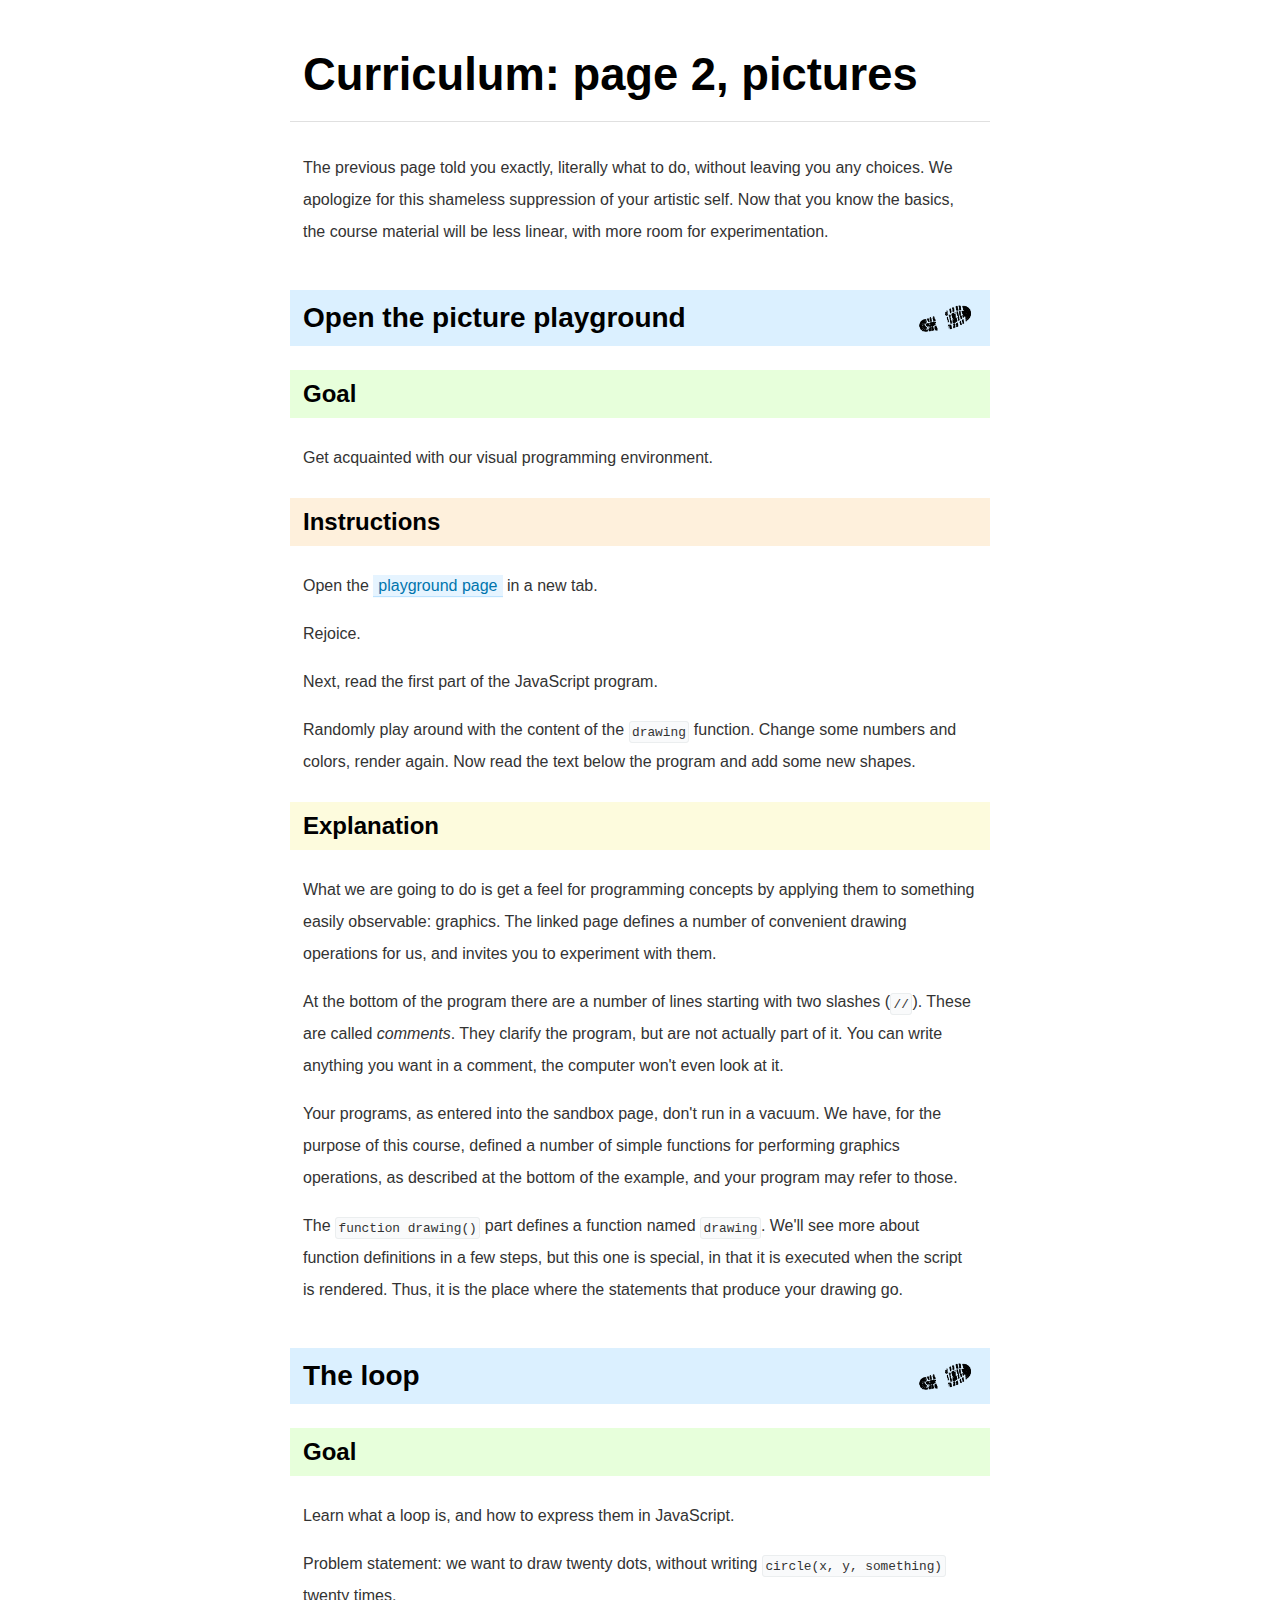
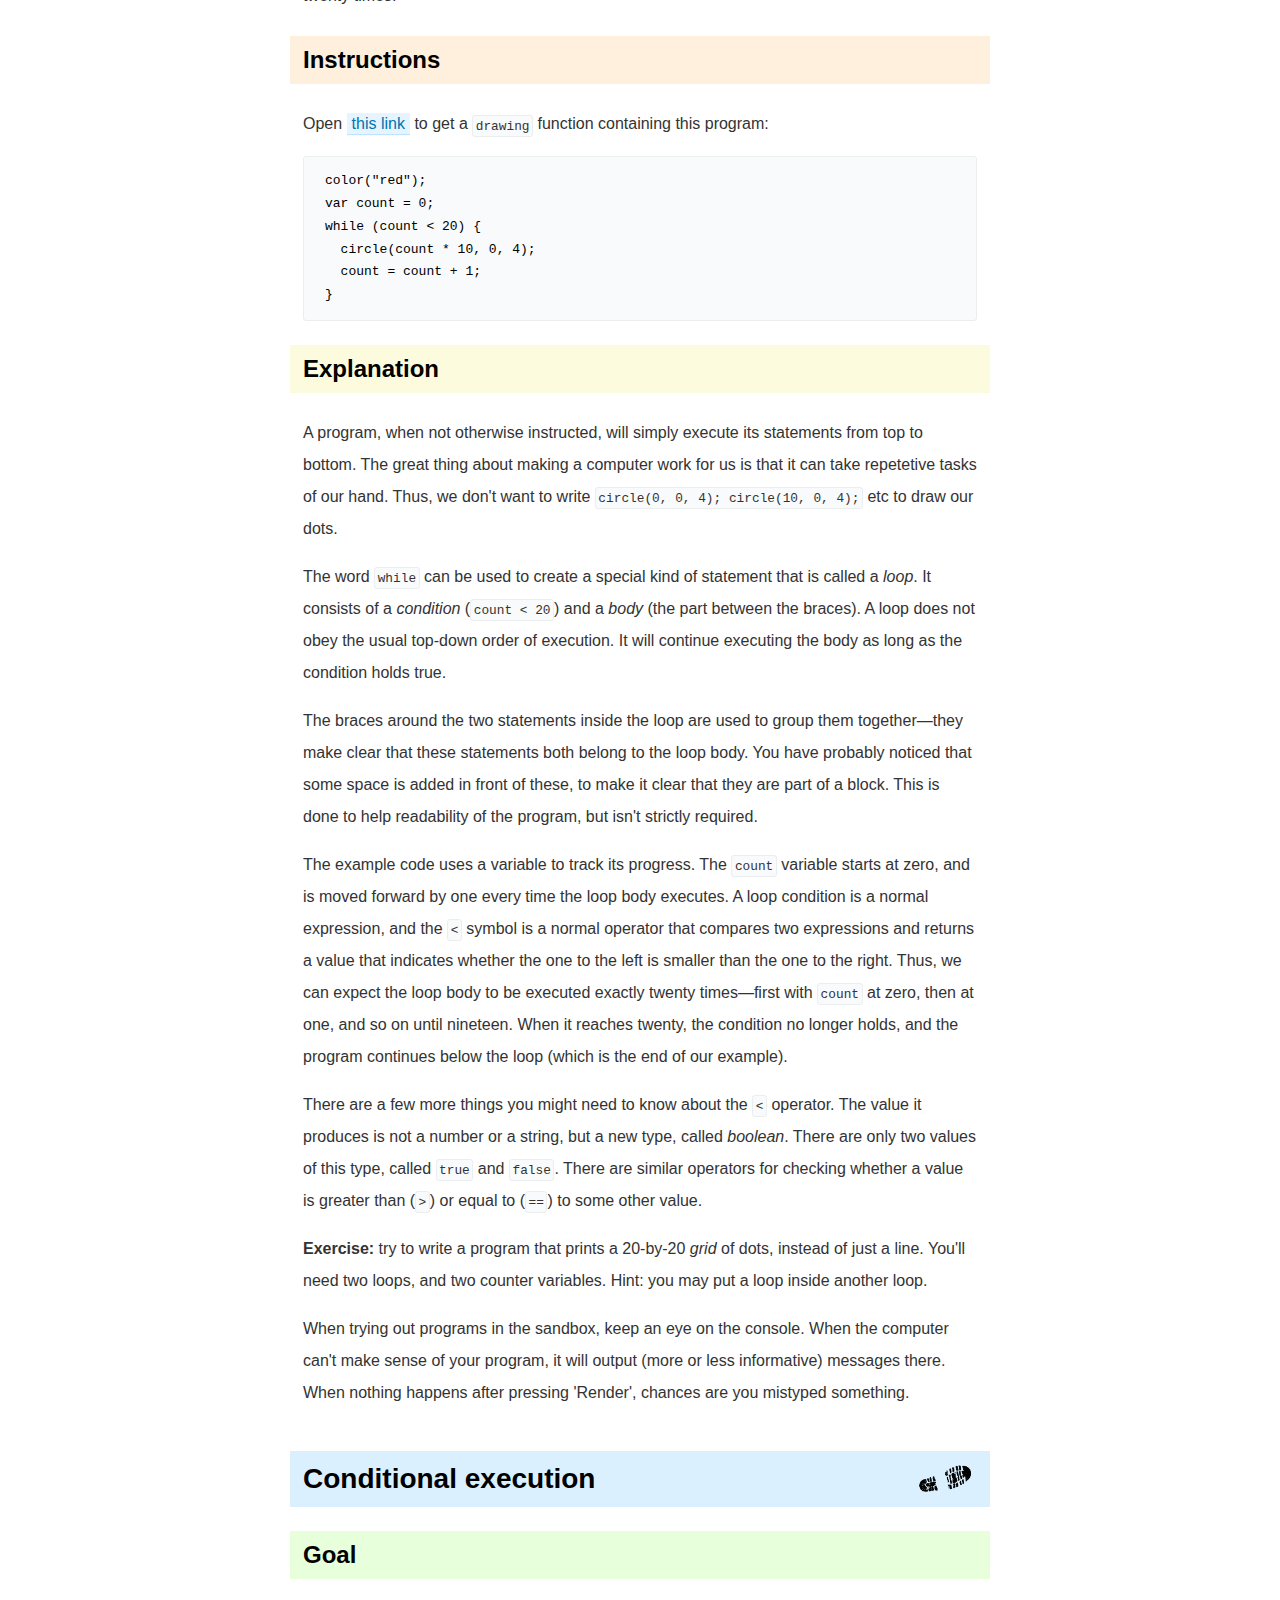
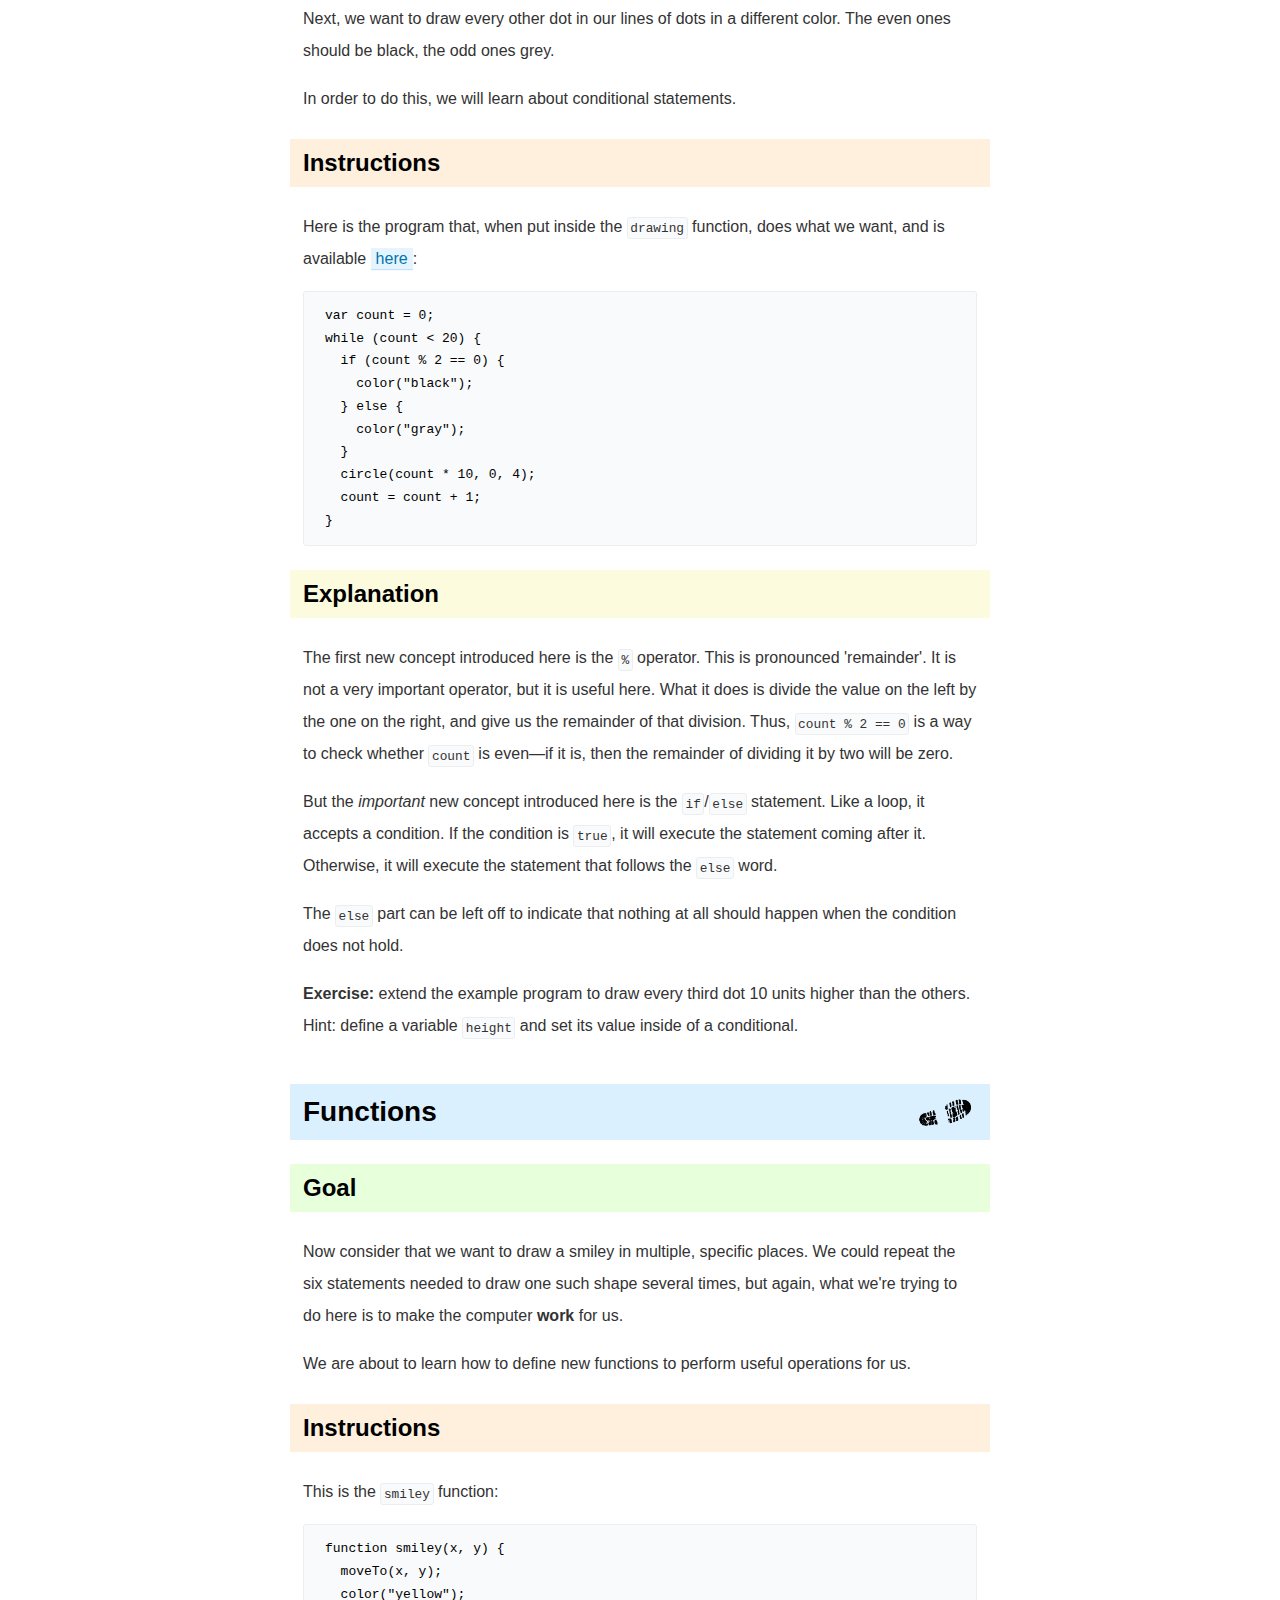
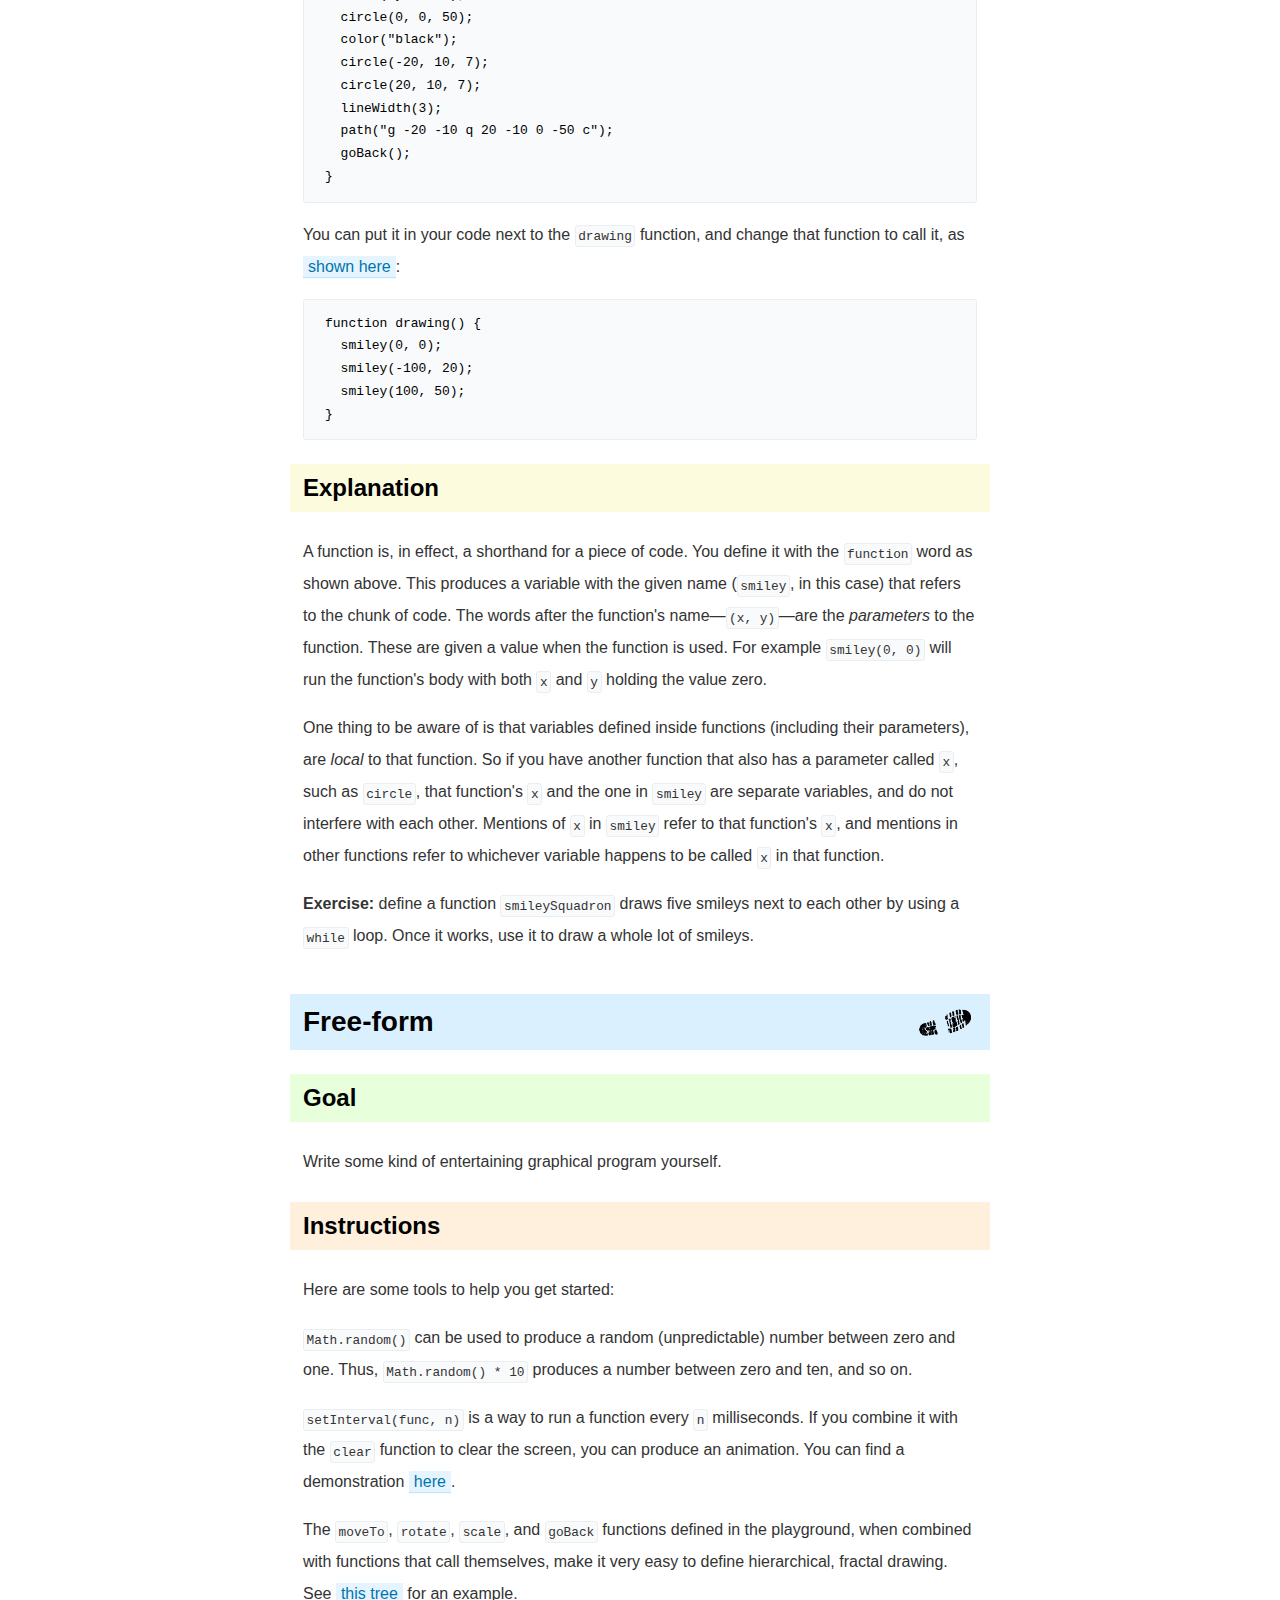
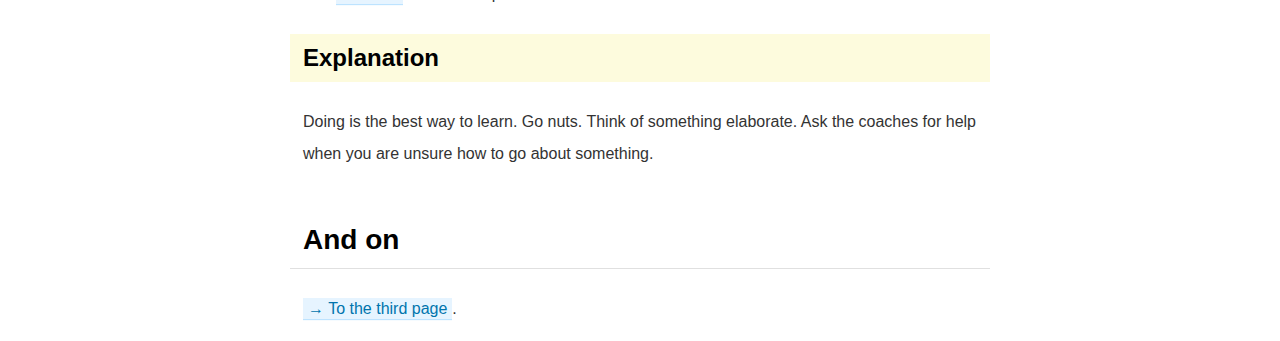
<file: page2.html>
<!doctype html>

<head>
  <title>Curriculum — page 2</title>
  <link rel=stylesheet href="fonts.googleapis.com/css-family=Averia+Serif+Libre:300,400">
  <link rel=stylesheet href=style.css>
  <meta http-equiv=Content-Type content="text/html; charset=utf-8">
</head>

<h1>Curriculum: page 2, pictures</h1>

<p>The previous page told you exactly, literally what to do, without
leaving you any choices. We apologize for this shameless suppression
of your artistic self. Now that you know the basics, the course
material will be less linear, with more room for experimentation.</p>

<h2 class=step>Open the picture playground</h2>

<h3 class=goal>Goal</h3>

<p>Get acquainted with our visual programming environment.</p>

<h3 class=inst>Instructions</h3>

<p>Open the <a href="sandbox/#drawing.js" target=_blank>playground
page</a> in a new tab.</p>

<p>Rejoice.</p>

<p>Next, read the first part of the JavaScript program.</p>

<p>Randomly play around with the content of the <code>drawing</code>
function. Change some numbers and colors, render again. Now read the
text below the program and add some new shapes.</p>

<h3 class=ex>Explanation</h3>

<p>What we are going to do is get a feel for programming concepts by
applying them to something easily observable: graphics. The linked
page defines a number of convenient drawing operations for us, and
invites you to experiment with them.</p>

<p>At the bottom of the program there are a number of lines starting
with two slashes (<code>//</code>). These are
called <em>comments</em>. They clarify the program, but are not
actually part of it. You can write anything you want in a comment, the
computer won't even look at it.</p>

<p>Your programs, as entered into the sandbox page, don't run in a
vacuum. We have, for the purpose of this course, defined a number of
simple functions for performing graphics operations, as described at
the bottom of the example, and your program may refer to those.</p>

<p>The <code>function drawing()</code> part defines a function
named <code>drawing</code>. We'll see more about function definitions
in a few steps, but this one is special, in that it is executed when
the script is rendered. Thus, it is the place where the statements
that produce your drawing go.</p>


<h2 class=step>The loop</h2>

<h3 class=goal>Goal</h3>

<p>Learn what a loop is, and how to express them in JavaScript.</p>

<p>Problem statement: we want to draw twenty dots, without
writing <code>circle(x, y, something)</code> twenty times.</p>

<h3 class=inst>Instructions</h3>

<p>Open <a href="sandbox/#drawing_loop.js" target=_blank>this link</a>
to get a <code>drawing</code> function containing this program:</p>

<pre>color("red");
var count = 0;
while (count < 20) {
  circle(count * 10, 0, 4);
  count = count + 1;
}</pre>

<h3 class=ex>Explanation</h3>

<p>A program, when not otherwise instructed, will simply execute its
statements from top to bottom. The great thing about making a computer
work for us is that it can take repetetive tasks of our hand. Thus, we
don't want to write <code>circle(0, 0, 4); circle(10, 0, 4);</code> etc
to draw our dots.</p>

<p>The word <code>while</code> can be used to create a special kind of
statement that is called a <em>loop</em>. It consists of
a <em>condition</em> (<code>count &lt; 20</code>) and a <em>body</em>
(the part between the braces). A loop does not obey the usual top-down
order of execution. It will continue executing the body as long as the
condition holds true.</p>

<p>The braces around the two statements inside the loop are used to
group them together—they make clear that these statements both belong
to the loop body. You have probably noticed that some space is added
in front of these, to make it clear that they are part of a block.
This is done to help readability of the program, but isn't
strictly required.</p>

<p>The example code uses a variable to track its progress.
The <code>count</code> variable starts at zero, and is moved forward
by one every time the loop body executes. A loop condition is a
normal expression, and the <code>&lt;</code> symbol is a normal
operator that compares two expressions and returns a value that
indicates whether the one to the left is smaller than the one to the
right. Thus, we can expect the loop body to be executed exactly twenty
times—first with <code>count</code> at zero, then at one, and so on
until nineteen. When it reaches twenty, the condition no longer holds,
and the program continues below the loop (which is the end of our
example).</p>

<p>There are a few more things you might need to know about
the <code>&lt;</code> operator. The value it produces is not a number
or a string, but a new type, called <em>boolean</em>. There are only
two values of this type, called <code>true</code>
and <code>false</code>. There are similar operators for checking
whether a value is greater than (<code>></code>) or equal to
(<code>==</code>) to some other value.</p>

<p><strong>Exercise:</strong> try to write a program that prints a
20-by-20 <em>grid</em> of dots, instead of just a line. You'll need
two loops, and two counter variables. Hint: you may put a loop inside
another loop.</p>

<p>When trying out programs in the sandbox, keep an eye on the
console. When the computer can't make sense of your program, it will
output (more or less informative) messages there. When nothing happens
after pressing 'Render', chances are you mistyped something.</p>


<h2 class=step>Conditional execution</h2>

<h3 class=goal>Goal</h3>

<p>Next, we want to draw every other dot in our lines of dots in a
different color. The even ones should be black, the odd ones grey.</p>

<p>In order to do this, we will learn about conditional statements.</p>

<h3 class=inst>Instructions</h3>

<p>Here is the program that, when put inside the <code>drawing</code>
function, does what we want, and is
available <a href="sandbox/#drawing_if.js" target=_blank>here</a>:</p>

<pre>var count = 0;
while (count < 20) {
  if (count % 2 == 0) {
    color("black");
  } else {
    color("gray");
  }
  circle(count * 10, 0, 4);
  count = count + 1;
}</pre>

<h3 class=ex>Explanation</h3>

<p>The first new concept introduced here is the <code>%</code>
operator. This is pronounced 'remainder'. It is not a very important
operator, but it is useful here. What it does is divide the value on
the left by the one on the right, and give us the remainder of that
division. Thus, <code>count % 2 == 0</code> is a way to check
whether <code>count</code> is even—if it is, then the remainder of
dividing it by two will be zero.</p>

<p>But the <em>important</em> new concept introduced here is
the <code>if</code>/<code>else</code> statement. Like a loop, it
accepts a condition. If the condition is <code>true</code>, it will
execute the statement coming after it. Otherwise, it will execute the
statement that follows the <code>else</code> word.</p>

<p>The <code>else</code> part can be left off to indicate that nothing
at all should happen when the condition does not hold.</p>

<p><strong>Exercise:</strong> extend the example program to draw every
third dot 10 units higher than the others. Hint: define a
variable <code>height</code> and set its value inside of a
conditional.</p>


<h2 class=step>Functions</h2>

<h3 class=goal>Goal</h3>

<p>Now consider that we want to draw a smiley in multiple, specific
places. We could repeat the six statements needed to draw one such
shape several times, but again, what we're trying to do here is to
make the computer <strong>work</strong> for us.</p>

<p>We are about to learn how to define new functions to perform useful
operations for us.</p>

<h3 class=inst>Instructions</h3>

<p>This is the <code>smiley</code> function:</p>

<pre>function smiley(x, y) {
  moveTo(x, y);
  color("yellow");
  circle(0, 0, 50);
  color("black");
  circle(-20, 10, 7);
  circle(20, 10, 7);
  lineWidth(3);
  path("g -20 -10 q 20 -10 0 -50 c");
  goBack();
}</pre>

<p>You can put it in your code next to the <code>drawing</code>
function, and change that function to call it,
as <a href="sandbox/#drawing_function.js" target=_blank>shown
here</a>:</p>

<pre>function drawing() {
  smiley(0, 0);
  smiley(-100, 20);
  smiley(100, 50);
}</pre>

<h3 class=ex>Explanation</h3>

<p>A function is, in effect, a shorthand for a piece of code. You
define it with the <code>function</code> word as shown above. This
produces a variable with the given name (<code>smiley</code>, in this
case) that refers to the chunk of code. The words after the function's
name—<code>(x, y)</code>—are the <em>parameters</em> to the function.
These are given a value when the function is used. For
example <code>smiley(0, 0)</code> will run the function's body with
both <code>x</code> and <code>y</code> holding the value zero.</p>

<p>One thing to be aware of is that variables defined inside functions
(including their parameters), are <em>local</em> to that function. So
if you have another function that also has a parameter
called <code>x</code>, such as <code>circle</code>, that
function's <code>x</code> and the one in <code>smiley</code> are
separate variables, and do not interfere with each other. Mentions
of <code>x</code> in <code>smiley</code> refer to that
function's <code>x</code>, and mentions in other functions refer to
whichever variable happens to be called <code>x</code> in that
function.</p>

<p><strong>Exercise:</strong> define a
function <code>smileySquadron</code> draws five smileys next to each
other by using a <code>while</code> loop. Once it works, use it to
draw a whole lot of smileys.</p>


<h2 class=step>Free-form</h2>

<h3 class=goal>Goal</h3>

<p>Write some kind of entertaining graphical program yourself.</p>

<h3 class=inst>Instructions</h3>

<p>Here are some tools to help you get started:</p>

<p><code>Math.random()</code> can be used to produce a random
(unpredictable) number between zero and one. Thus, <code>Math.random()
* 10</code> produces a number between zero and ten, and so on.</p>

<p><code>setInterval(func, n)</code> is a way to run a function
every <code>n</code> milliseconds. If you combine it with
the <code>clear</code> function to clear the screen, you can produce
an animation. You can find a
demonstration <a href="sandbox/#drawing_animate.js"
target=_blank>here</a>.</p>

<p>The <code>moveTo</code>, <code>rotate</code>, <code>scale</code>,
and <code>goBack</code> functions defined in the playground, when
combined with functions that call themselves, make it very easy to
define hierarchical, fractal drawing.
See <a href="sandbox/#drawing_tree.js" target=_blank>this tree</a> for
an example.</p>

<h3 class=ex>Explanation</h3>

<p>Doing is the best way to learn. Go nuts. Think of something
elaborate. Ask the coaches for help when you are unsure how to go
about something.</p>

<h2>And on</h2>

<p><a href="page3.html">→ To the third page</a>.</p>
</file>
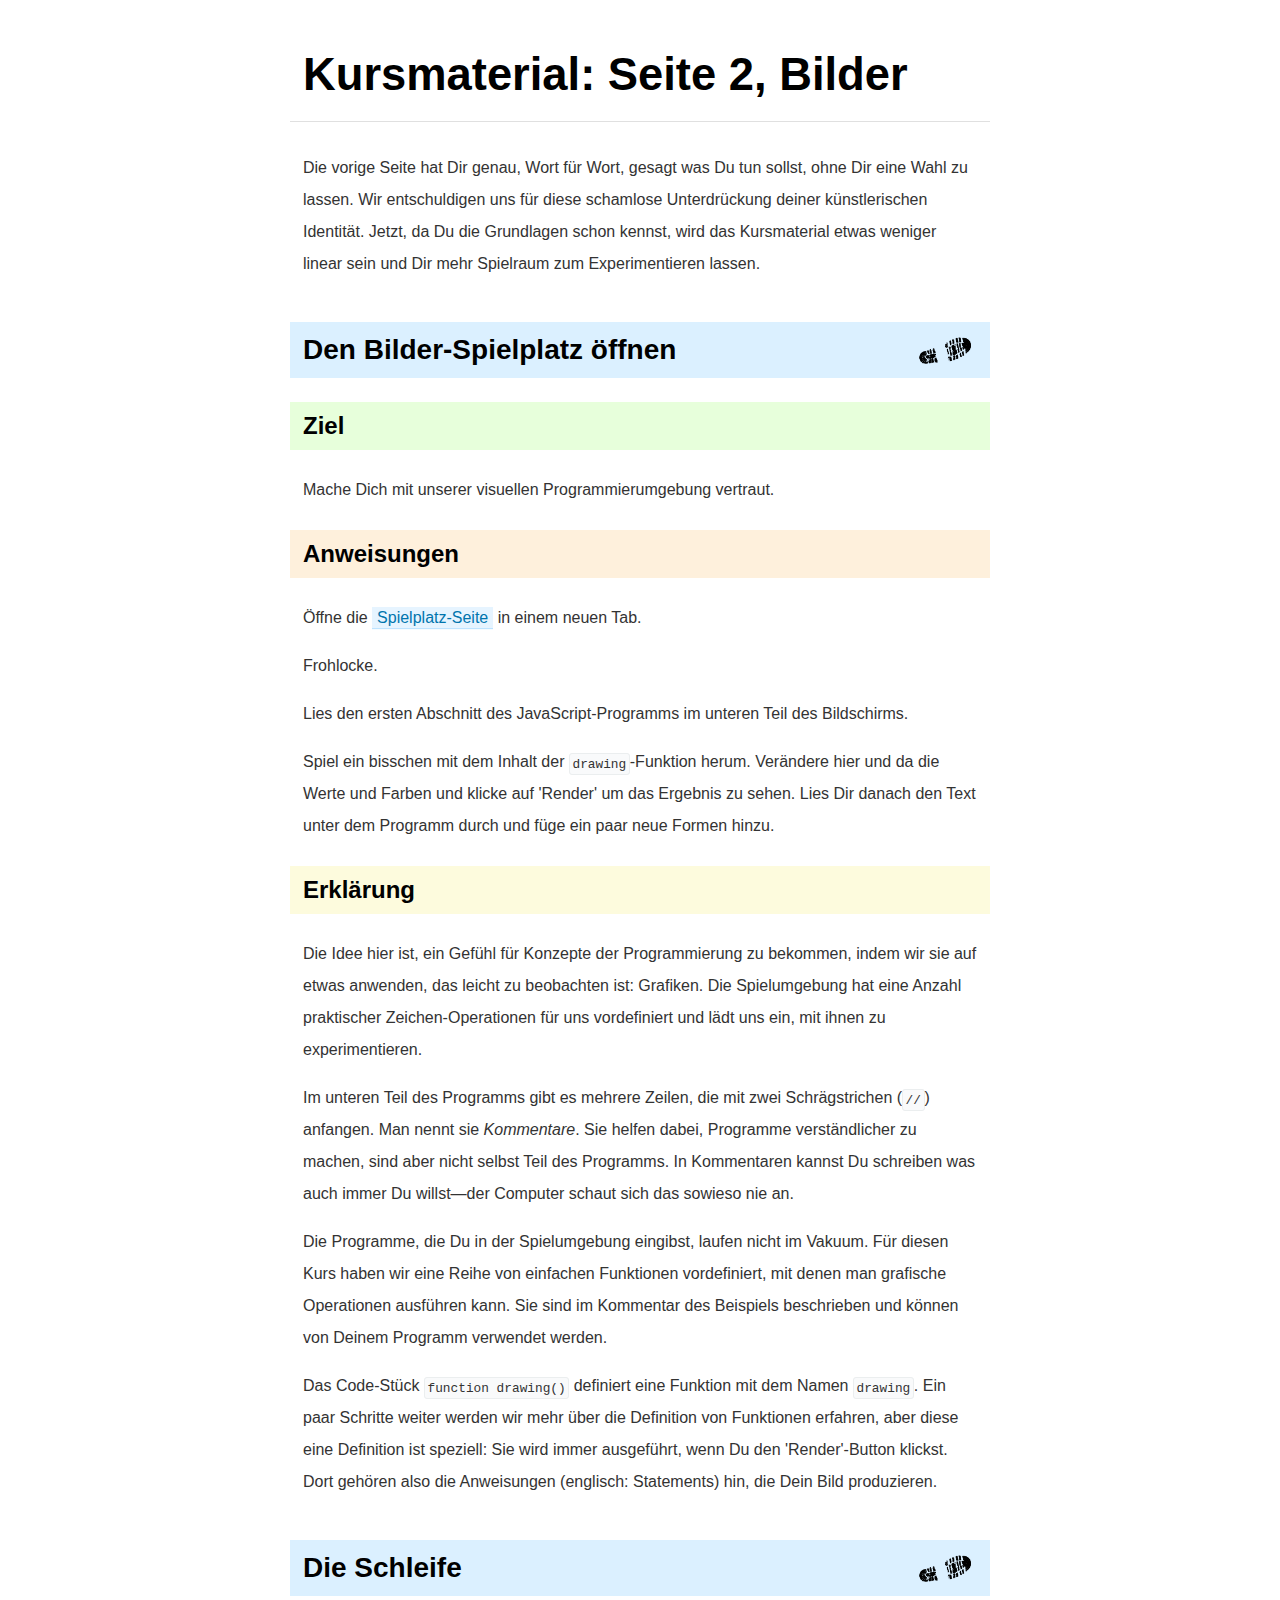
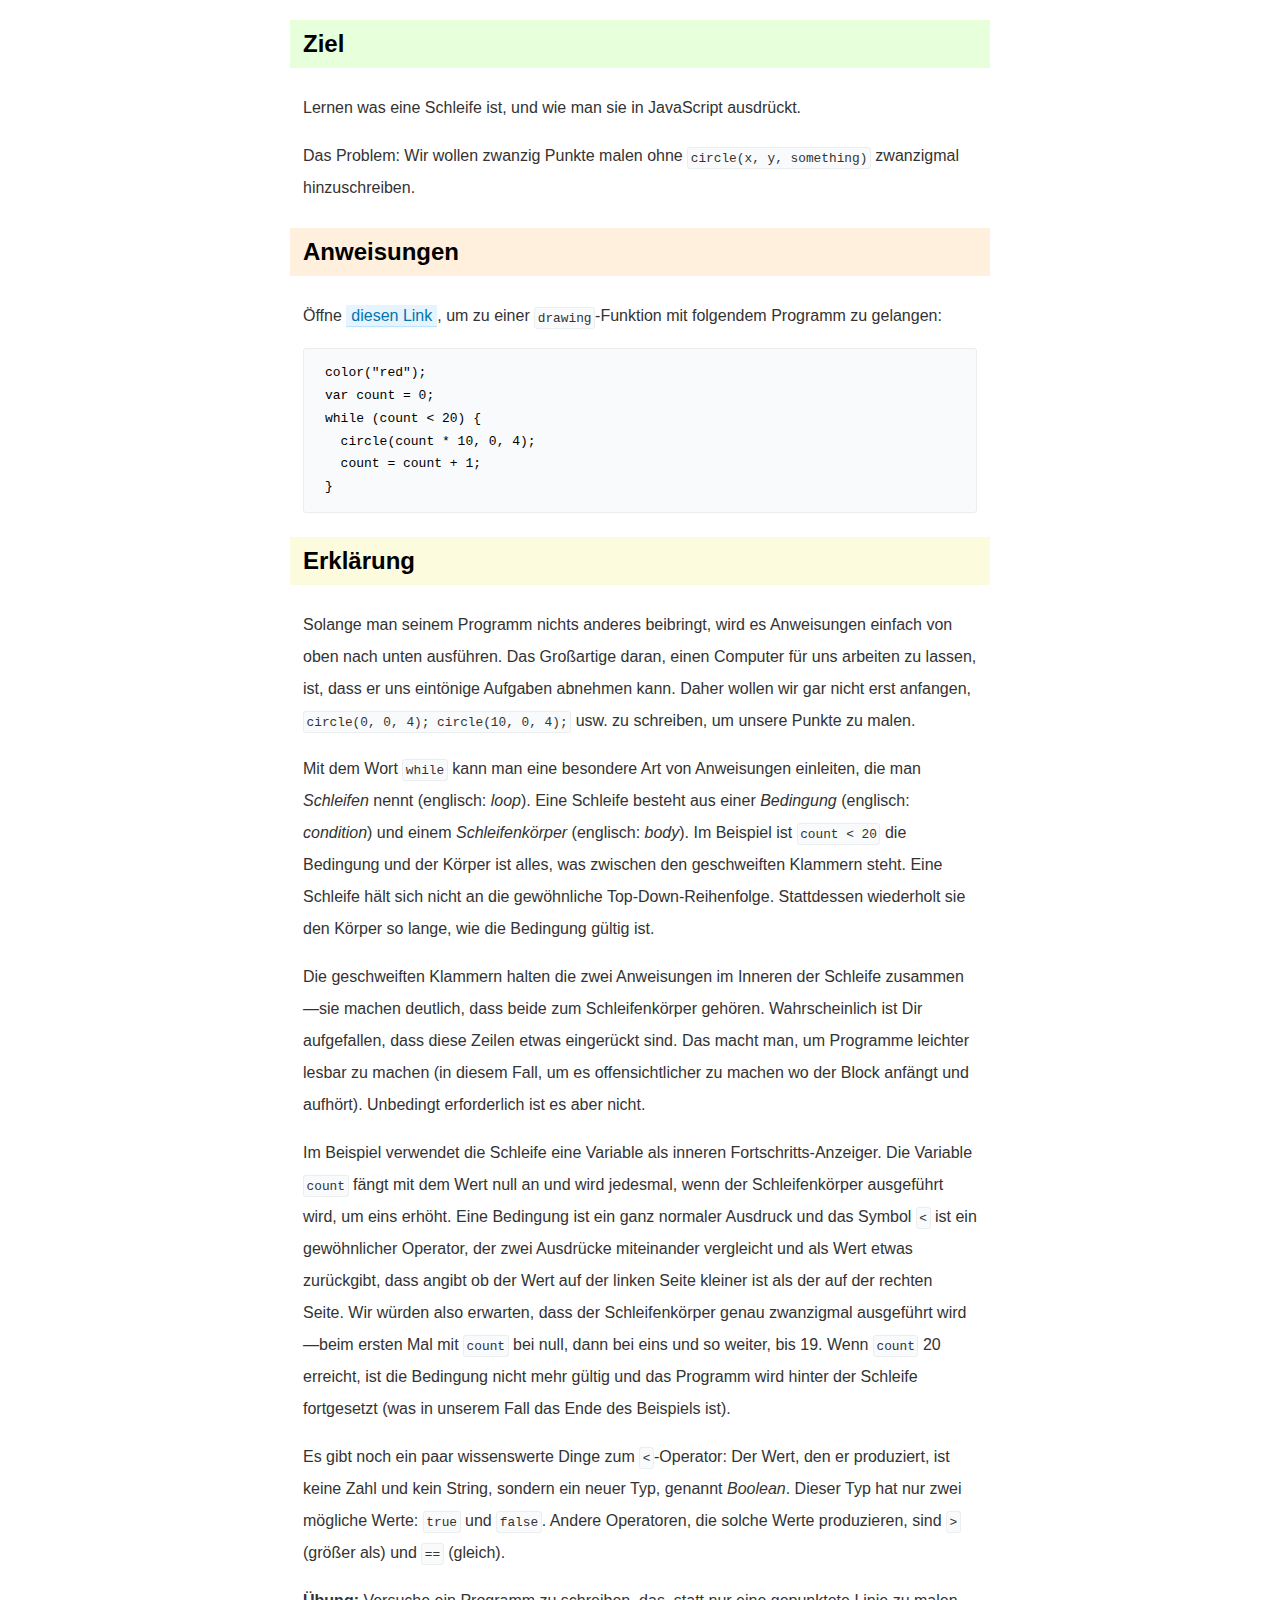
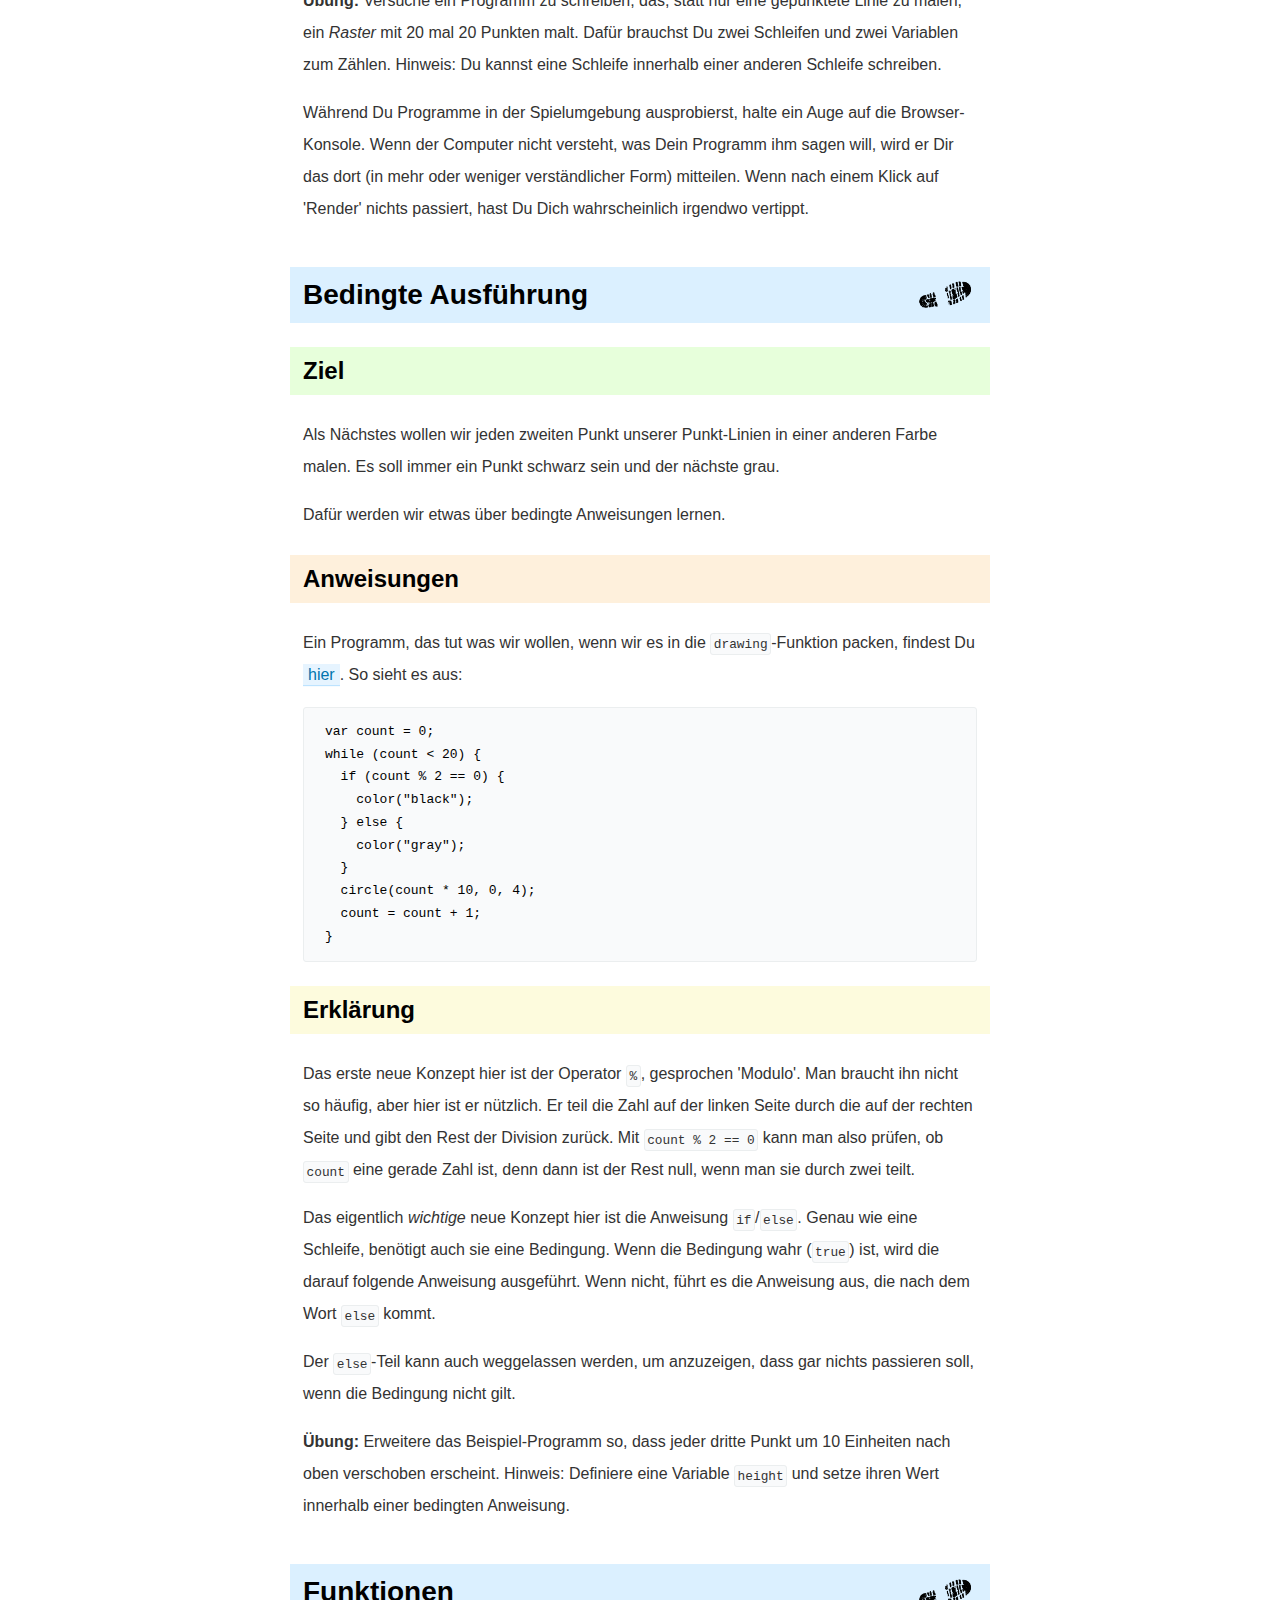
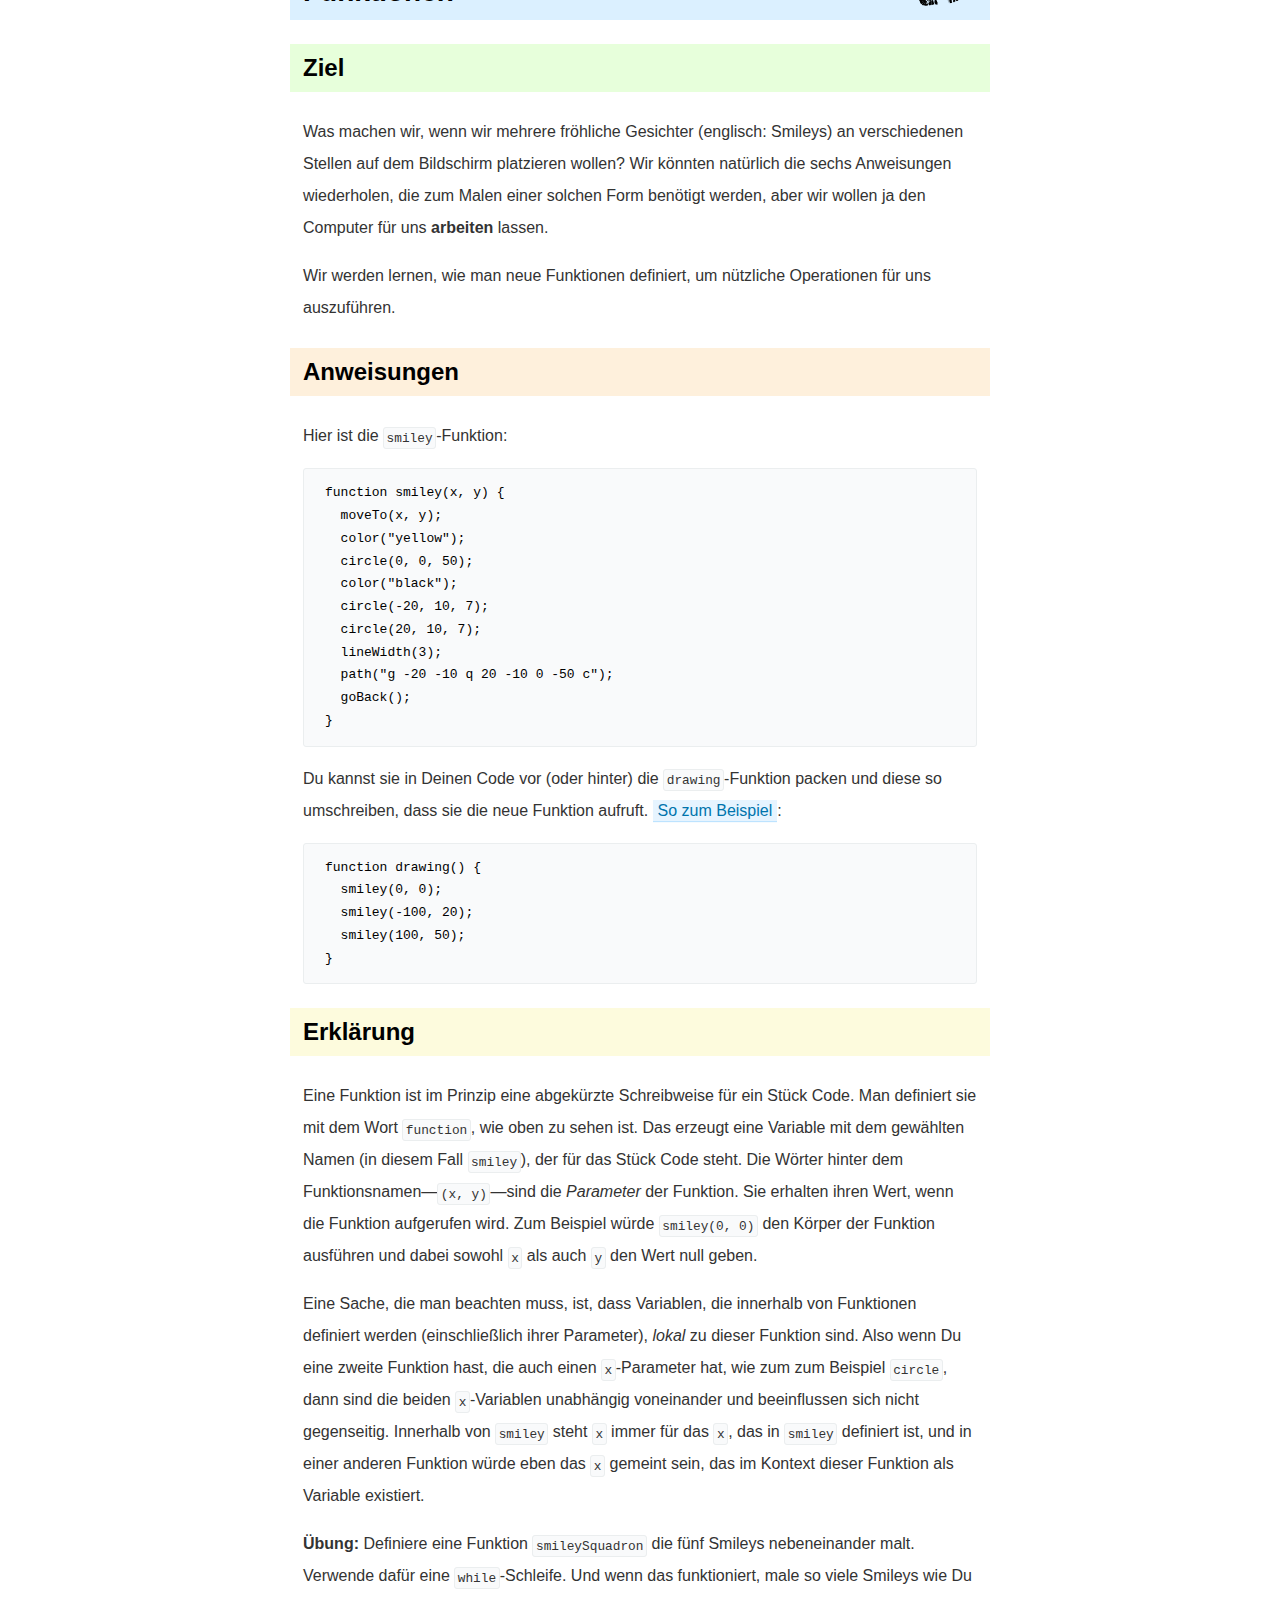
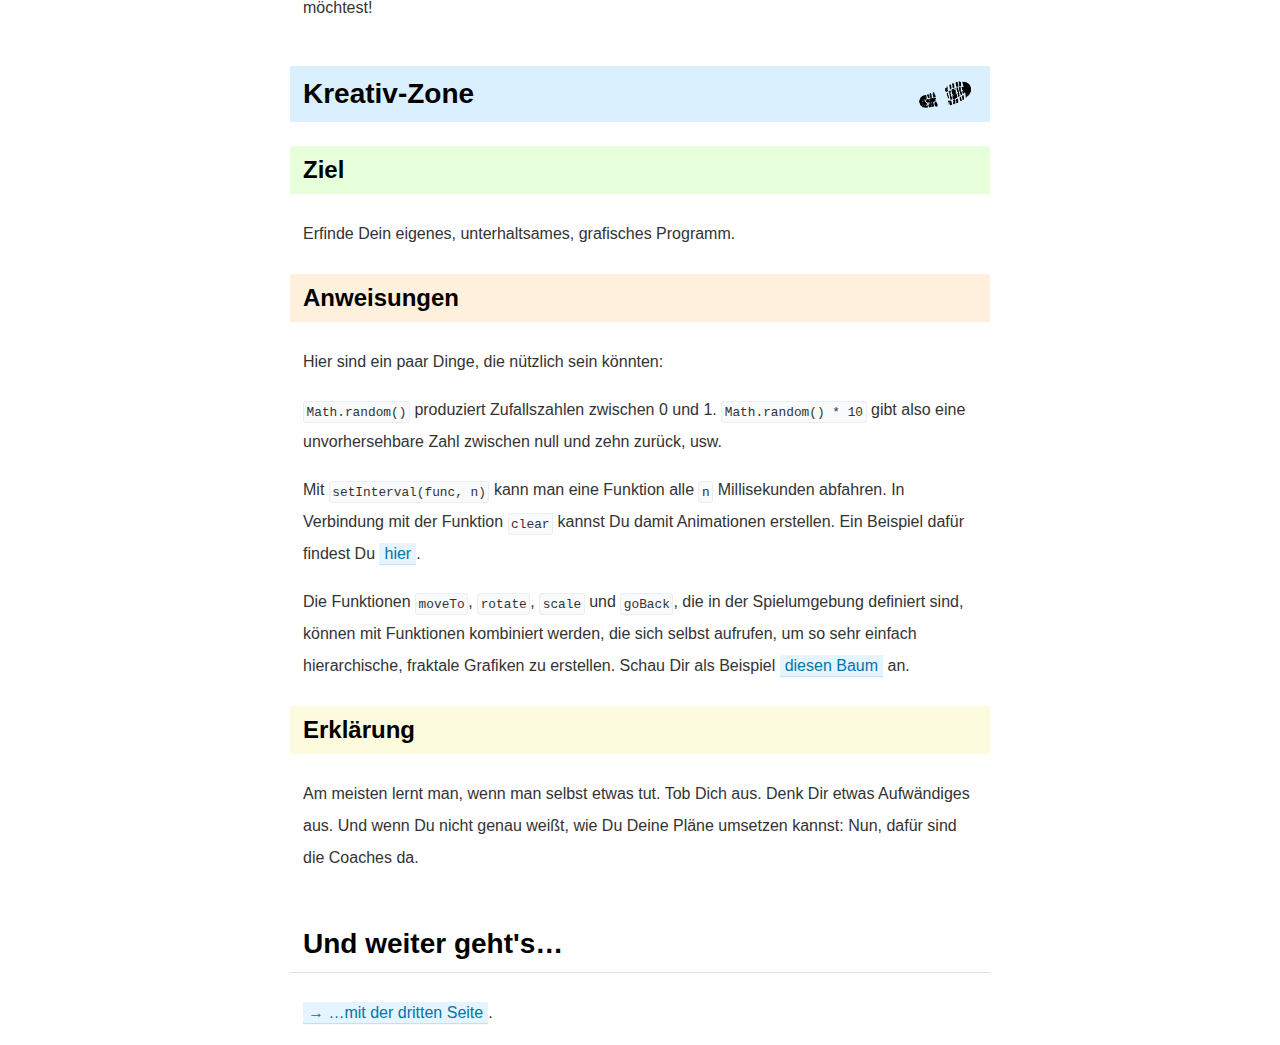
<file: page2_de.html>
<!doctype html>

<head>
  <title>Kursmaterial — Seite 2</title>
  <link rel=stylesheet href="fonts.googleapis.com/css-family=Averia+Serif+Libre:300,400">
  <link rel=stylesheet href=style.css>
  <meta http-equiv=Content-Type content="text/html; charset=utf-8">
</head>

<h1>Kursmaterial: Seite 2, Bilder</h1>

<p>Die vorige Seite hat Dir genau, Wort für Wort, gesagt was Du
  tun sollst, ohne Dir eine Wahl zu lassen. Wir entschuldigen uns
  für diese schamlose Unterdrückung deiner künstlerischen Identität.
  Jetzt, da Du die Grundlagen schon kennst, wird
  das Kursmaterial etwas weniger linear sein und Dir
  mehr Spielraum zum Experimentieren lassen.</p>

<h2 class=step>Den Bilder-Spielplatz öffnen</h2>

<h3 class=goal>Ziel</h3>

<p>Mache Dich mit unserer visuellen Programmierumgebung vertraut.</p>

<h3 class=inst>Anweisungen</h3>

<p>Öffne die <a href="sandbox/#drawing_de.js" target=_blank>Spielplatz-Seite</a>
  in einem neuen Tab.</p>

<p>Frohlocke.</p>

<p>Lies den ersten Abschnitt des JavaScript-Programms im unteren
  Teil des Bildschirms.</p>

<p>Spiel ein bisschen mit dem Inhalt der <code>drawing</code>-Funktion
  herum. Verändere hier und da die Werte und Farben und klicke
  auf 'Render' um das Ergebnis zu sehen. Lies Dir danach den Text
  unter dem Programm durch und füge ein paar neue Formen hinzu.</p>

<h3 class=ex>Erklärung</h3>

<p>Die Idee hier ist, ein Gefühl für Konzepte der Programmierung
  zu bekommen, indem wir sie auf etwas anwenden, das leicht
  zu beobachten ist: Grafiken.
  Die Spielumgebung hat eine Anzahl praktischer
  Zeichen-Operationen für uns vordefiniert und lädt uns ein,
  mit ihnen zu experimentieren.</p>

<p>Im unteren Teil des Programms gibt es mehrere Zeilen,
  die mit zwei Schrägstrichen (<code>//</code>) anfangen. Man nennt
  sie <em>Kommentare</em>. Sie helfen dabei, Programme verständlicher
  zu machen, sind aber nicht selbst Teil des Programms.
  In Kommentaren kannst Du schreiben was auch immer Du willst—der
  Computer schaut sich das sowieso nie an.</p>

<p>Die Programme, die Du in der Spielumgebung eingibst, laufen nicht
  im Vakuum. Für diesen Kurs haben wir eine Reihe von einfachen
  Funktionen vordefiniert, mit denen man grafische Operationen
  ausführen kann. Sie sind im Kommentar des Beispiels beschrieben
  und können von Deinem Programm verwendet werden.</p>

<p>Das Code-Stück <code>function drawing()</code> definiert
  eine Funktion mit dem Namen <code>drawing</code>. Ein paar
  Schritte weiter werden wir mehr über die Definition von Funktionen
  erfahren, aber diese eine Definition ist speziell: Sie wird
  immer ausgeführt, wenn Du den 'Render'-Button klickst. Dort
  gehören also die Anweisungen (englisch: Statements) hin, die
  Dein Bild produzieren.</p>


<h2 class=step>Die Schleife</h2>

<h3 class=goal>Ziel</h3>

<p>Lernen was eine Schleife ist, und wie man sie in JavaScript ausdrückt.</p>

<p>Das Problem: Wir wollen zwanzig Punkte malen ohne
  <code>circle(x, y, something)</code> zwanzigmal hinzuschreiben.</p>

<h3 class=inst>Anweisungen</h3>

<p>Öffne <a href="sandbox/#drawing_loop_de.js" target=_blank>diesen Link</a>,
  um zu einer <code>drawing</code>-Funktion mit folgendem Programm zu
  gelangen:</p>

<pre>color("red");
var count = 0;
while (count < 20) {
  circle(count * 10, 0, 4);
  count = count + 1;
}</pre>

<h3 class=ex>Erklärung</h3>

<p>Solange man seinem Programm nichts anderes beibringt, wird es
  Anweisungen einfach von oben nach unten ausführen.
  Das Großartige daran, einen Computer für uns arbeiten zu lassen,
  ist, dass er uns eintönige Aufgaben abnehmen kann.
  Daher wollen wir gar nicht erst anfangen, <code>circle(0, 0, 4); circle(10, 0, 4);</code>
  usw. zu schreiben, um unsere Punkte zu malen.</p>

<p>Mit dem Wort <code>while</code> kann man eine besondere
  Art von Anweisungen einleiten, die man <em>Schleifen</em> nennt
  (englisch: <em>loop</em>). Eine Schleife besteht aus einer
  <em>Bedingung</em> (englisch: <em>condition</em>) und einem
  <em>Schleifenkörper</em> (englisch: <em>body</em>). Im Beispiel
  ist <code>count &lt; 20</code> die Bedingung und der Körper ist
  alles, was zwischen den geschweiften Klammern steht.
  Eine Schleife hält sich nicht an die gewöhnliche Top-Down-Reihenfolge.
  Stattdessen wiederholt sie den Körper so lange, wie die Bedingung
  gültig ist.</p>

<p>Die geschweiften Klammern halten die zwei Anweisungen im
  Inneren der Schleife zusammen—sie machen deutlich, dass beide
  zum Schleifenkörper gehören. Wahrscheinlich ist Dir aufgefallen,
  dass diese Zeilen etwas eingerückt sind. Das macht man, um
  Programme leichter lesbar zu machen (in diesem Fall, um es
  offensichtlicher zu machen wo der Block anfängt und aufhört).
  Unbedingt erforderlich ist es aber nicht.</p>

<p>Im Beispiel verwendet die Schleife eine Variable als inneren
  Fortschritts-Anzeiger. Die Variable <code>count</code> fängt
  mit dem Wert null an und wird jedesmal, wenn der Schleifenkörper
  ausgeführt wird, um eins erhöht. Eine Bedingung ist ein ganz
  normaler Ausdruck und das Symbol <code>&lt;</code> ist ein
  gewöhnlicher Operator, der zwei Ausdrücke miteinander vergleicht
  und als Wert etwas zurückgibt, dass angibt ob der Wert auf der
  linken Seite kleiner ist als der auf der rechten Seite.
  Wir würden also erwarten, dass der Schleifenkörper genau
  zwanzigmal ausgeführt wird—beim ersten Mal mit <code>count</code>
  bei null, dann bei eins und so weiter, bis 19.
  Wenn <code>count</code> 20 erreicht, ist die Bedingung nicht
  mehr gültig und das Programm wird hinter der Schleife fortgesetzt
  (was in unserem Fall das Ende des Beispiels ist).</p>

<p>Es gibt noch ein paar wissenswerte Dinge zum
  <code>&lt;</code>-Operator: Der Wert, den er produziert,
  ist keine Zahl und kein String, sondern ein neuer Typ, genannt
  <em>Boolean</em>. Dieser Typ hat nur zwei mögliche Werte:
  <code>true</code> und <code>false</code>. Andere Operatoren,
  die solche Werte produzieren, sind <code>></code> (größer als)
  und <code>==</code> (gleich).</p>

<p><strong>Übung:</strong> Versuche ein Programm zu schreiben,
  das, statt nur eine gepunktete Linie zu malen, ein <em>Raster</em>
  mit 20 mal 20 Punkten malt. Dafür brauchst Du zwei Schleifen
  und zwei Variablen zum Zählen. Hinweis: Du kannst eine Schleife
  innerhalb einer anderen Schleife schreiben.</p>

<p>Während Du Programme in der Spielumgebung ausprobierst, halte
  ein Auge auf die Browser-Konsole. Wenn der Computer nicht
  versteht, was Dein Programm ihm sagen will, wird er Dir das
  dort (in mehr oder weniger verständlicher Form) mitteilen.
  Wenn nach einem Klick auf 'Render' nichts passiert,
  hast Du Dich wahrscheinlich irgendwo vertippt.</p>


<h2 class=step>Bedingte Ausführung</h2>

<h3 class=goal>Ziel</h3>

<p>Als Nächstes wollen wir jeden zweiten Punkt unserer Punkt-Linien
  in einer anderen Farbe malen. Es soll immer ein Punkt schwarz sein
  und der nächste grau.</p>

<p>Dafür werden wir etwas über bedingte Anweisungen lernen.</p>

<h3 class=inst>Anweisungen</h3>

<p>Ein Programm, das tut was wir wollen, wenn wir es in die
  <code>drawing</code>-Funktion packen, findest Du
  <a href="sandbox/#drawing_if_de.js" target=_blank>hier</a>.
  So sieht es aus:</p>

<pre>var count = 0;
while (count < 20) {
  if (count % 2 == 0) {
    color("black");
  } else {
    color("gray");
  }
  circle(count * 10, 0, 4);
  count = count + 1;
}</pre>

<h3 class=ex>Erklärung</h3>

<p>Das erste neue Konzept hier ist der Operator <code>%</code>,
  gesprochen 'Modulo'. Man braucht ihn nicht so häufig, aber hier
  ist er nützlich. Er teil die Zahl auf der linken Seite durch die
  auf der rechten Seite und gibt den Rest der Division zurück.
  Mit <code>count % 2 == 0</code> kann man also prüfen, ob
  <code>count</code> eine gerade Zahl ist, denn dann ist der
  Rest null, wenn man sie durch zwei teilt.</p>

<p>Das eigentlich <em>wichtige</em> neue Konzept hier ist die
  Anweisung <code>if</code>/<code>else</code>. Genau wie eine
  Schleife, benötigt auch sie eine Bedingung.
  Wenn die Bedingung wahr (<code>true</code>) ist, wird die
  darauf folgende Anweisung ausgeführt. Wenn nicht, führt es
  die Anweisung aus, die nach dem Wort <code>else</code> kommt.</p>

<p>Der <code>else</code>-Teil kann auch weggelassen werden, um
  anzuzeigen, dass gar nichts passieren soll, wenn die Bedingung
  nicht gilt.</p>

<p><strong>Übung:</strong> Erweitere das Beispiel-Programm so,
  dass jeder dritte Punkt um 10 Einheiten nach oben verschoben
  erscheint. Hinweis: Definiere eine Variable <code>height</code>
  und setze ihren Wert innerhalb einer bedingten Anweisung.</p>


<h2 class=step>Funktionen</h2>

<h3 class=goal>Ziel</h3>

<p>Was machen wir, wenn wir mehrere fröhliche Gesichter
  (englisch: Smileys) an verschiedenen Stellen auf dem Bildschirm
  platzieren wollen? Wir könnten natürlich die sechs Anweisungen
  wiederholen, die zum Malen einer solchen Form benötigt werden,
  aber wir wollen ja den Computer für uns <strong>arbeiten</strong>
  lassen.</p>

<p>Wir werden lernen, wie man neue Funktionen definiert, um
  nützliche Operationen für uns auszuführen.</p>

<h3 class=inst>Anweisungen</h3>

<p>Hier ist die <code>smiley</code>-Funktion:</p>

<pre>function smiley(x, y) {
  moveTo(x, y);
  color("yellow");
  circle(0, 0, 50);
  color("black");
  circle(-20, 10, 7);
  circle(20, 10, 7);
  lineWidth(3);
  path("g -20 -10 q 20 -10 0 -50 c");
  goBack();
}</pre>

<p>Du kannst sie in Deinen Code vor (oder hinter) die
  <code>drawing</code>-Funktion packen und diese so umschreiben,
  dass sie die neue Funktion aufruft.
  <a href="sandbox/#drawing_function_de.js" target=_blank>So zum Beispiel</a>:</p>

<pre>function drawing() {
  smiley(0, 0);
  smiley(-100, 20);
  smiley(100, 50);
}</pre>

<h3 class=ex>Erklärung</h3>

<p>Eine Funktion ist im Prinzip eine abgekürzte Schreibweise
  für ein Stück Code. Man definiert sie mit dem Wort
  <code>function</code>, wie oben zu sehen ist. Das erzeugt
  eine Variable mit dem gewählten Namen (in diesem Fall
  <code>smiley</code>), der für das Stück Code steht.
  Die Wörter hinter dem Funktionsnamen—<code>(x, y)</code>—sind
  die <em>Parameter</em> der Funktion.
  Sie erhalten ihren Wert, wenn die Funktion aufgerufen wird.
  Zum Beispiel würde <code>smiley(0, 0)</code> den Körper der
  Funktion ausführen und dabei sowohl <code>x</code> als auch
  <code>y</code> den Wert null geben.</p>

<p>Eine Sache, die man beachten muss, ist, dass Variablen, die
  innerhalb von Funktionen definiert werden (einschließlich ihrer
  Parameter), <em>lokal</em> zu dieser Funktion sind.
  Also wenn Du eine zweite Funktion hast, die auch einen
  <code>x</code>-Parameter hat, wie zum zum Beispiel
  <code>circle</code>, dann sind die beiden <code>x</code>-Variablen
  unabhängig voneinander und beeinflussen sich nicht gegenseitig.
  Innerhalb von <code>smiley</code> steht <code>x</code>
  immer für das <code>x</code>, das in <code>smiley</code> definiert ist,
  und in einer anderen Funktion würde eben das <code>x</code>
  gemeint sein, das im Kontext dieser Funktion als Variable
  existiert.</p>

<p><strong>Übung:</strong> Definiere eine Funktion
  <code>smileySquadron</code> die fünf Smileys nebeneinander malt.
  Verwende dafür eine <code>while</code>-Schleife.
  Und wenn das funktioniert, male so viele Smileys wie Du möchtest!</p>


<h2 class=step>Kreativ-Zone</h2>

<h3 class=goal>Ziel</h3>

<p>Erfinde Dein eigenes, unterhaltsames, grafisches Programm.</p>

<h3 class=inst>Anweisungen</h3>

<p>Hier sind ein paar Dinge, die nützlich sein könnten:</p>

<p><code>Math.random()</code> produziert Zufallszahlen zwischen 0 und 1.
  <code>Math.random() * 10</code> gibt also eine unvorhersehbare Zahl
  zwischen null und zehn zurück, usw.</p>

<p>Mit <code>setInterval(func, n)</code> kann man eine Funktion
  alle <code>n</code> Millisekunden abfahren. In Verbindung
  mit der Funktion <code>clear</code> kannst Du damit
  Animationen erstellen. Ein Beispiel dafür findest Du
  <a href="sandbox/#drawing_animate_de.js" target=_blank>hier</a>.</p>

<p>Die Funktionen <code>moveTo</code>, <code>rotate</code>,
  <code>scale</code> und <code>goBack</code>, die in der
  Spielumgebung definiert sind, können mit Funktionen kombiniert
  werden, die sich selbst aufrufen, um so sehr einfach hierarchische,
  fraktale Grafiken zu erstellen.
  Schau Dir als Beispiel
  <a href="sandbox/#drawing_tree_de.js" target=_blank>diesen Baum</a>
  an.</p>

<h3 class=ex>Erklärung</h3>

<p>Am meisten lernt man, wenn man selbst etwas tut.
Tob Dich aus. Denk Dir etwas Aufwändiges aus.
Und wenn Du nicht genau weißt, wie Du Deine Pläne umsetzen kannst:
Nun, dafür sind die Coaches da.</p>

<h2>Und weiter geht's…</h2>

<p><a href="page3_de.html">→ …mit der dritten Seite</a>.</p>
</file>
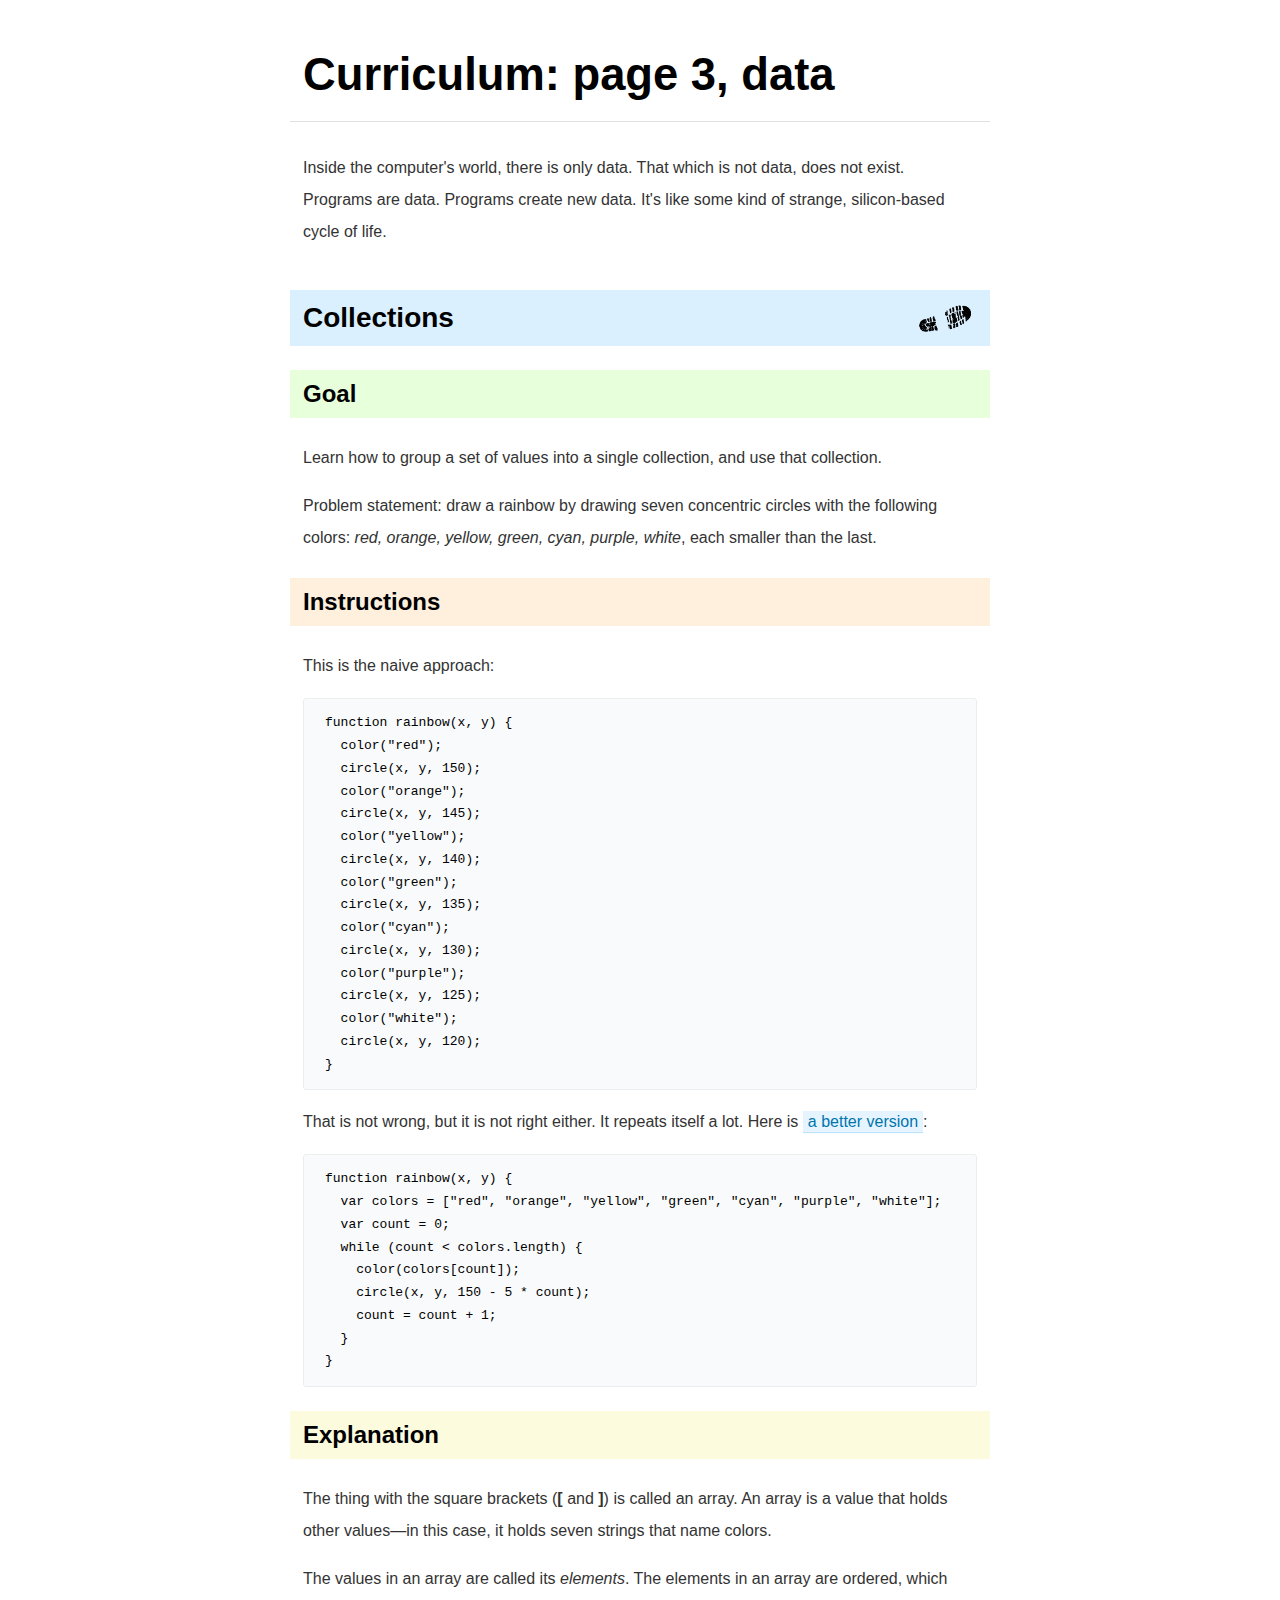
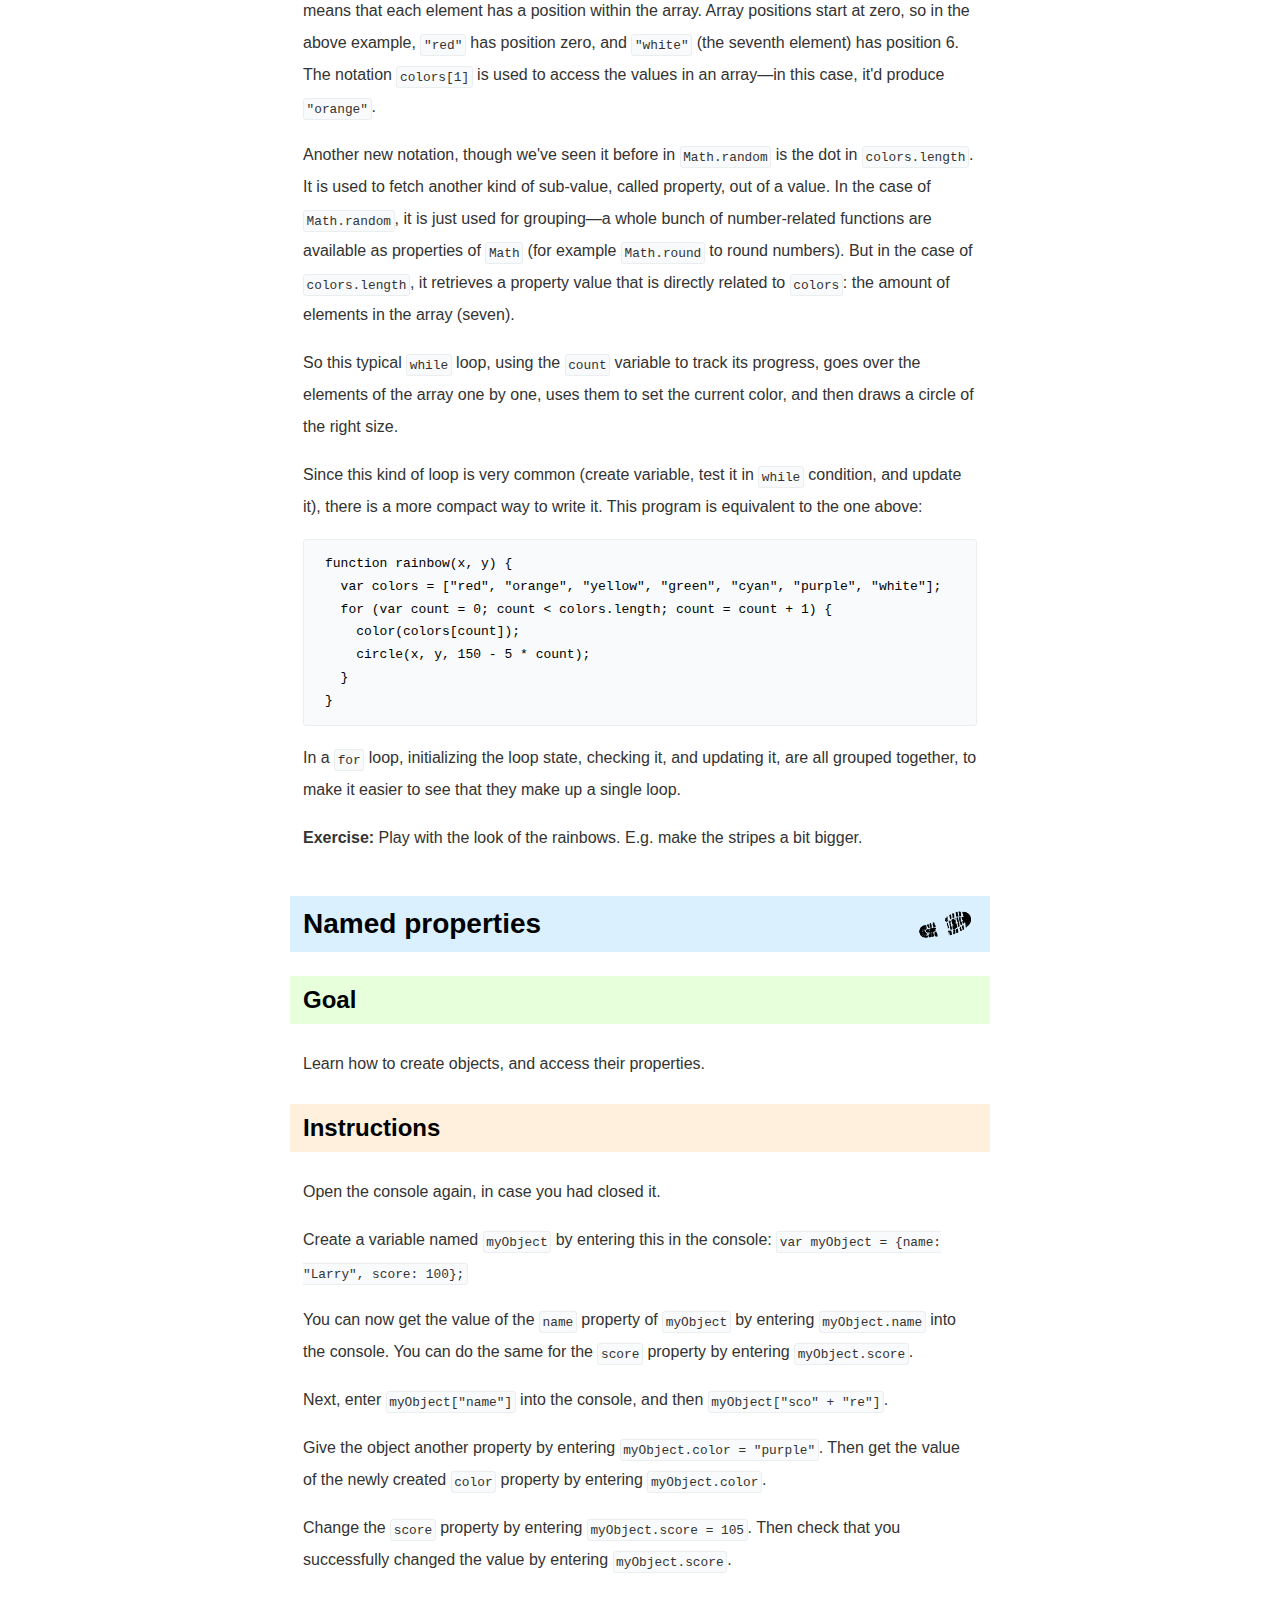
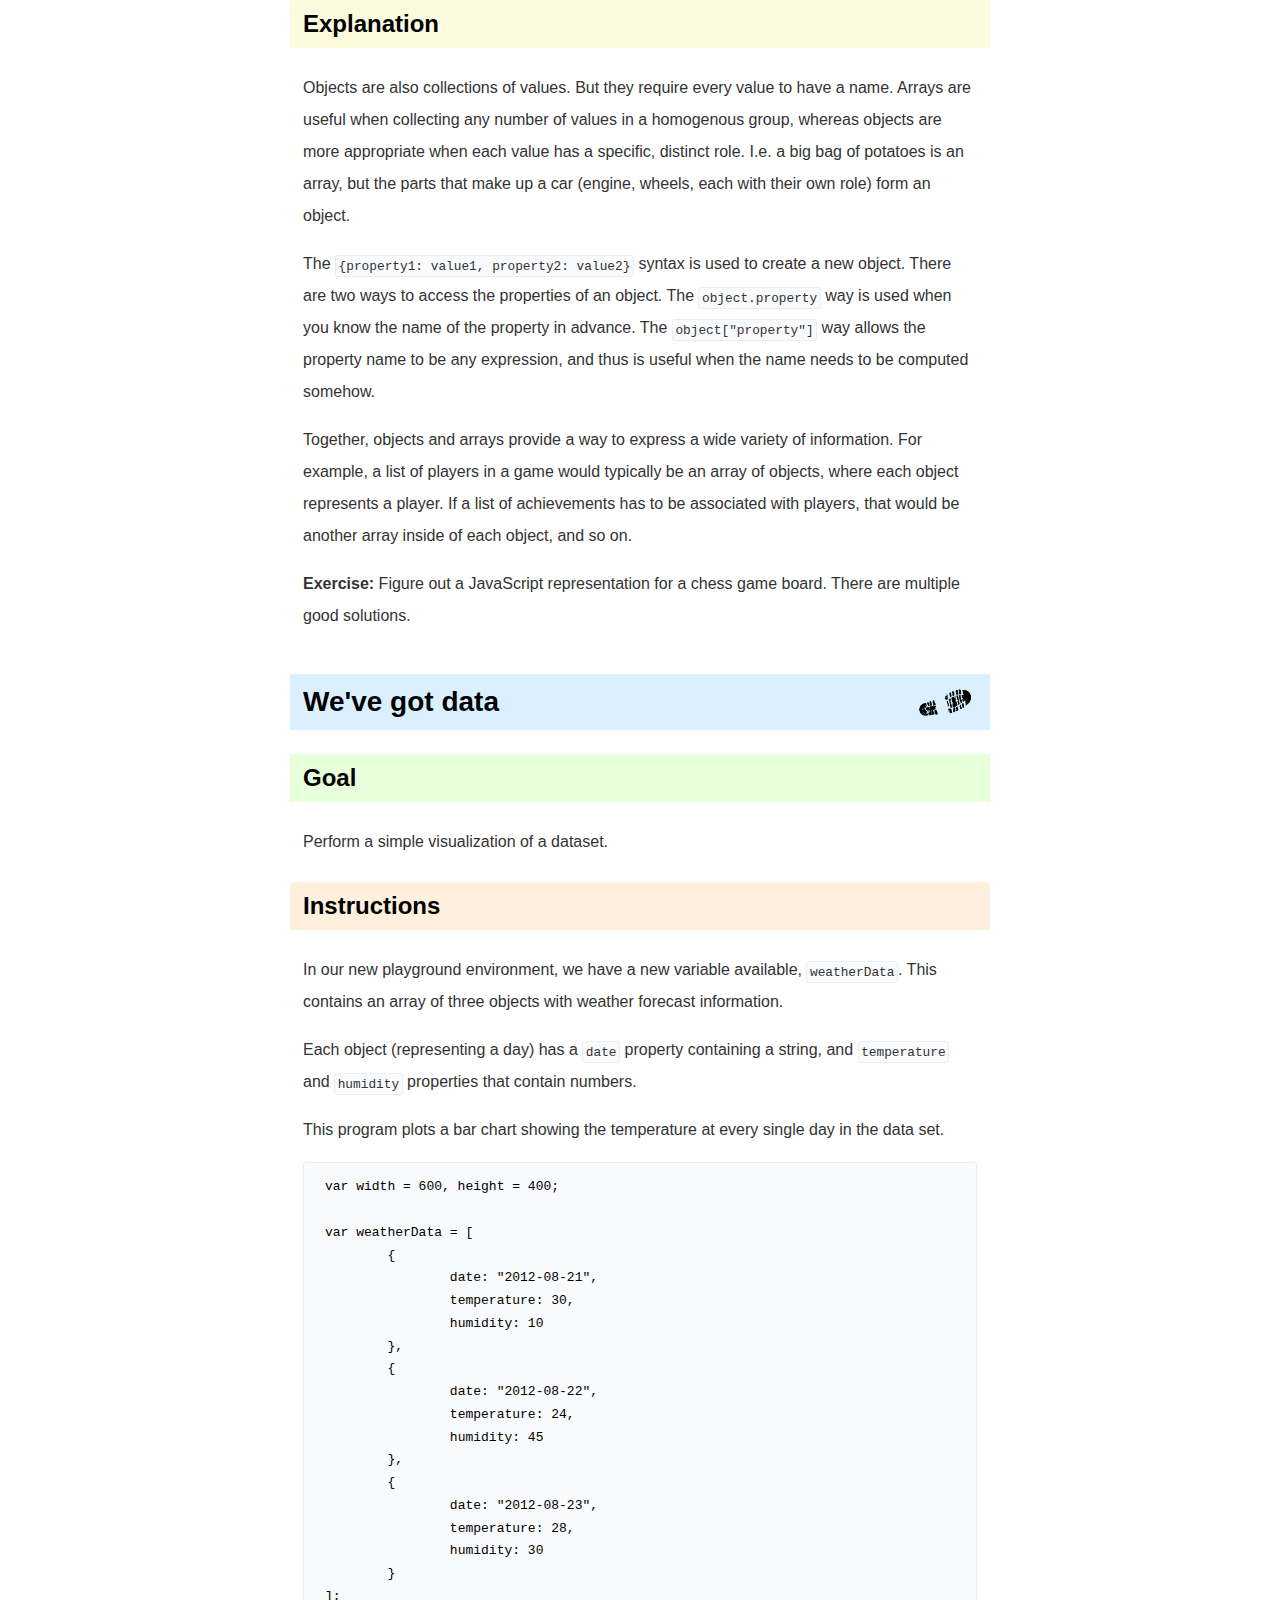
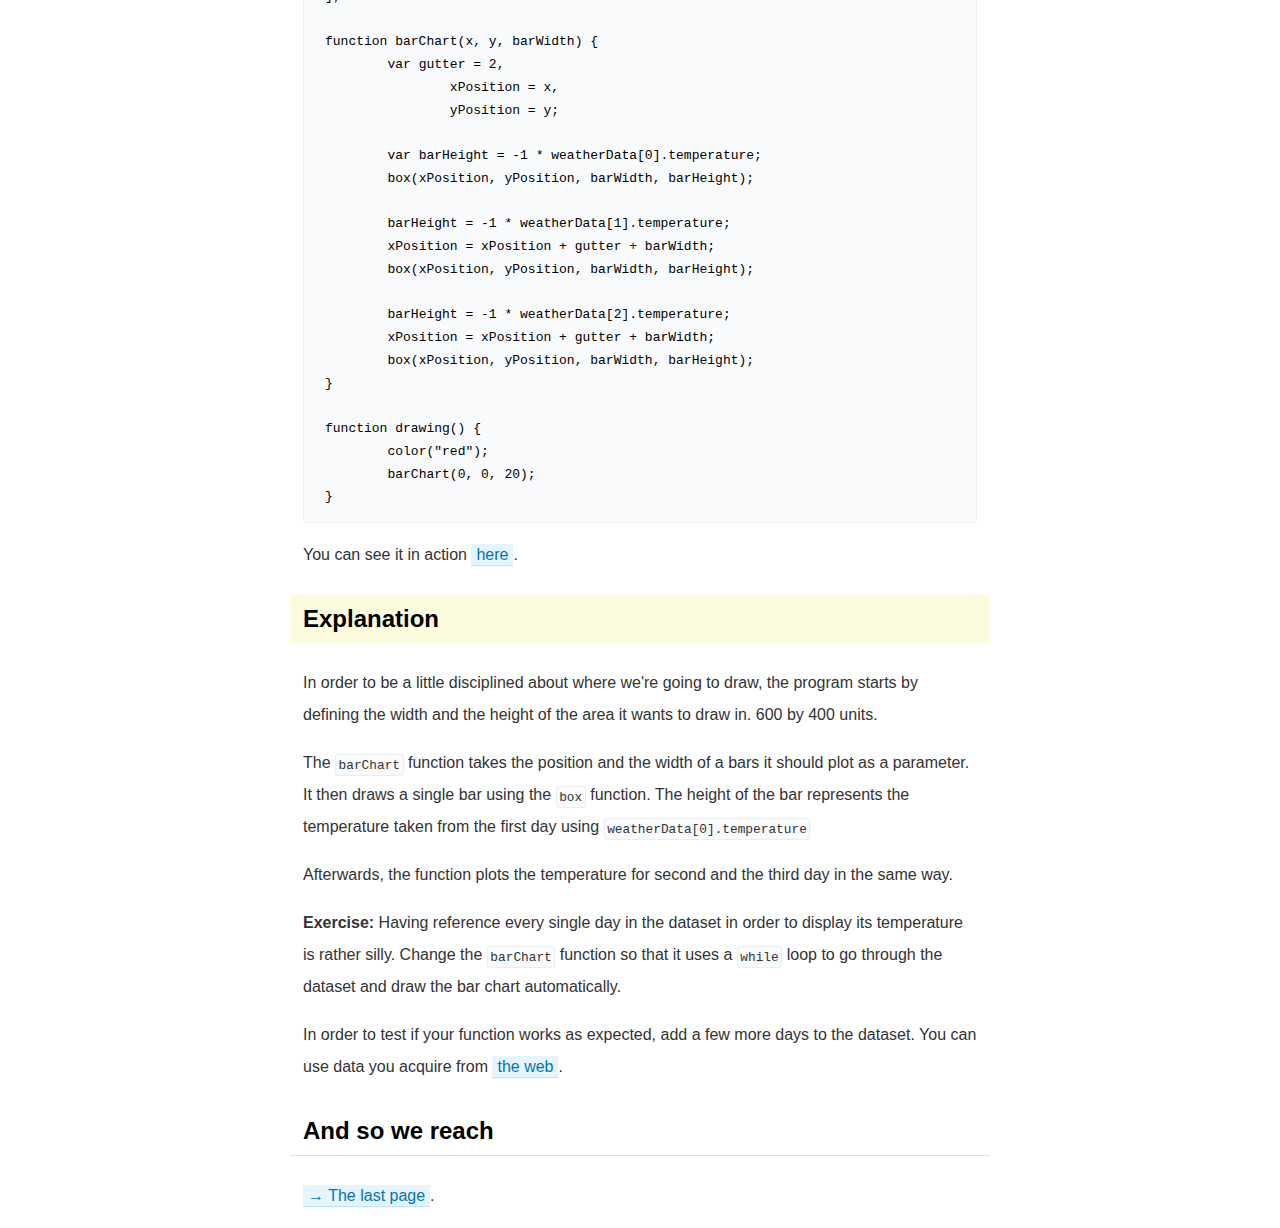
<file: page3.html>
<!doctype html>

<head>
  <title>Curriculum — page 3</title>
  <link rel=stylesheet href="fonts.googleapis.com/css-family=Averia+Serif+Libre:300,400">
  <link rel=stylesheet href=style.css>
  <meta http-equiv=Content-Type content="text/html; charset=utf-8">
</head>

<h1>Curriculum: page 3, data</h1>

<p>Inside the computer's world, there is only data. That which is not
data, does not exist. Programs are data. Programs create new data.
It's like some kind of strange, silicon-based cycle of life.</p>


<h2 class=step>Collections</h2>

<h3 class=goal>Goal</h3>

<p>Learn how to group a set of values into a single collection, and
use that collection.</p>

<p>Problem statement: draw a rainbow by drawing seven concentric
circles with the following colors: <em>red, orange, yellow, green,
cyan, purple, white</em>, each smaller than the last.</p>

<h3 class=inst>Instructions</h3>

<p>This is the naive approach:</p>

<pre>function rainbow(x, y) {
  color("red");
  circle(x, y, 150);
  color("orange");
  circle(x, y, 145);
  color("yellow");
  circle(x, y, 140);
  color("green");
  circle(x, y, 135);
  color("cyan");
  circle(x, y, 130);
  color("purple");
  circle(x, y, 125);
  color("white");
  circle(x, y, 120);
}</pre>

<p>That is not wrong, but it is not right either. It repeats itself a
lot. Here is <a href="sandbox/#rainbow.js" target=_blank>a better version</a>:</p>

<pre>function rainbow(x, y) {
  var colors = ["red", "orange", "yellow", "green", "cyan", "purple", "white"];
  var count = 0;
  while (count < colors.length) {
    color(colors[count]);
    circle(x, y, 150 - 5 * count);
    count = count + 1;
  }
}</pre>

<h3 class=ex>Explanation</h3>

<p>The thing with the square brackets (<strong>[</strong>
and <strong>]</strong>) is called an array. An array is a value that
holds other values—in this case, it holds seven strings that name
colors.</p>

<p>The values in an array are called its <em>elements</em>. The elements
in an array are ordered, which means that each element has a position
within the array. Array positions start at zero, so in the above
example, <code>"red"</code> has position zero,
and <code>"white"</code> (the seventh element) has position 6. The
notation <code>colors[1]</code> is used to access the values in an
array—in this case, it'd produce <code>"orange"</code>.</p>

<p>Another new notation, though we've seen it before
in <code>Math.random</code> is the dot in <code>colors.length</code>.
It is used to fetch another kind of sub-value, called property, out of
a value. In the case of <code>Math.random</code>, it is just used for
grouping—a whole bunch of number-related functions are available as
properties of <code>Math</code> (for example <code>Math.round</code>
to round numbers). But in the case of <code>colors.length</code>, it
retrieves a property value that is directly related
to <code>colors</code>: the amount of elements in the array
(seven).</p>

<p>So this typical <code>while</code> loop, using
the <code>count</code> variable to track its progress, goes over the
elements of the array one by one, uses them to set the current color,
and then draws a circle of the right size.</p>

<p>Since this kind of loop is very common (create variable, test it
in <code>while</code> condition, and update it), there is a more
compact way to write it. This program is equivalent to the one
above:</p>

<pre>function rainbow(x, y) {
  var colors = ["red", "orange", "yellow", "green", "cyan", "purple", "white"];
  for (var count = 0; count < colors.length; count = count + 1) {
    color(colors[count]);
    circle(x, y, 150 - 5 * count);
  }
}</pre>

<p>In a <code>for</code> loop, initializing the loop state, checking
it, and updating it, are all grouped together, to make it easier to
see that they make up a single loop.</p>

<p><strong>Exercise:</strong> Play with the look of the rainbows. E.g. make the
stripes a bit bigger.</p>


<h2 class=step>Named properties</h2>

<h3 class=goal>Goal</h3>

<p>Learn how to create objects, and access their properties.</p>

<h3 class=inst>Instructions</h3>

<p>Open the console again, in case you had closed it.</p>

<p>Create a variable named <code>myObject</code> by entering this in the
  console: <code>var myObject = {name: "Larry", score: 100};</code></p>

<p>You can now get the value of the <code>name</code> property of
  <code>myObject</code> by entering <code>myObject.name</code> into the
  console. You can do the same for the <code>score</code> property by
  entering <code>myObject.score</code>.</p>

<p>Next, enter <code>myObject["name"]</code> into the console, and then
  <code>myObject["sco" + "re"]</code>.</p>

<p>Give the object another property by entering <code>myObject.color =
  "purple"</code>. Then get the value of the newly created <code>color</code>
  property by entering <code>myObject.color</code>.</p>

<p>Change the <code>score</code> property by entering
  <code>myObject.score = 105</code>. Then check that you successfully changed the
  value by entering <code>myObject.score</code>.</p>

<h3 class=ex>Explanation</h3>

<p>Objects are also collections of values. But they require every
value to have a name. Arrays are useful when collecting any number of
values in a homogenous group, whereas objects are more appropriate
when each value has a specific, distinct role. I.e. a big bag of
potatoes is an array, but the parts that make up a car (engine, wheels,
each with their own role) form an object.</p>

<p>The <code>{property1: value1, property2: value2}</code> syntax is
used to create a new object. There are two ways to access the
properties of an object. The <code>object.property</code> way is used
when you know the name of the property in advance.
The <code>object["property"]</code> way allows the property name to be
any expression, and thus is useful when the name needs to be computed
somehow.</p>

<p>Together, objects and arrays provide a way to express a wide
variety of information. For example, a list of players in a game would
typically be an array of objects, where each object represents a
player. If a list of achievements has to be associated with players,
that would be another array inside of each object, and so on.</p>

<p><strong>Exercise:</strong> Figure out a JavaScript representation
for a chess game board. There are multiple good solutions.</p>


<h2 class=step>We've got data</h2>

<h3 class=goal>Goal</h3>

<p>Perform a simple visualization of a dataset.</p>

<h3 class=inst>Instructions</h3>

<p>In our new playground environment, we have a new variable
available, <code>weatherData</code>. This contains an array of three objects
with weather forecast information.</p>

<p>Each object (representing a day) has a <code>date</code>
property containing a string, and <code>temperature</code>
and <code>humidity</code> properties that contain numbers.</p>

<p>This program plots a bar chart showing the temperature at every single 
day in the data set.</p>

<pre>var width = 600, height = 400;

var weatherData = [
	{
		date: "2012-08-21",
		temperature: 30,
		humidity: 10
	},
	{
		date: "2012-08-22",
		temperature: 24,
		humidity: 45
	},
	{
		date: "2012-08-23",
		temperature: 28,
		humidity: 30
	}
];

function barChart(x, y, barWidth) {
	var gutter = 2,
		xPosition = x,
		yPosition = y;

	var barHeight = -1 * weatherData[0].temperature;
	box(xPosition, yPosition, barWidth, barHeight);

	barHeight = -1 * weatherData[1].temperature;
	xPosition = xPosition + gutter + barWidth;
	box(xPosition, yPosition, barWidth, barHeight);

	barHeight = -1 * weatherData[2].temperature;
	xPosition = xPosition + gutter + barWidth;
	box(xPosition, yPosition, barWidth, barHeight);
}

function drawing() {
	color("red");
	barChart(0, 0, 20);
}</pre>

<p>You can see it in action <a href="sandbox/#weather_report_visualization.js"
target=_blank>here</a>.</p>

<h3 class=ex>Explanation</h3>

<p>In order to be a little disciplined about where we're going to
draw, the program starts by defining the width and the height of the
area it wants to draw in. 600 by 400 units.</p>

<p>The <code>barChart</code> function takes the position and the width 
of a bars it should plot as a parameter. It then draws a single bar 
using the <code>box</code> function. The height of the bar represents 
the temperature taken from the first day using 
<code>weatherData[0].temperature</code></p>

<p>Afterwards, the function plots the temperature for second and 
the third day in the same way.</p>

<p><strong>Exercise:</strong> Having reference every single day in
the dataset in order to display its temperature is rather silly. 
Change the <code>barChart</code> function so that it uses a 
<code>while</code> loop to go through the dataset and draw the bar chart
automatically.</p>

<p>In order to test if your function works as expected, add a few more 
days to the dataset. You can use data you acquire from 
<a href="http://weather.co.uk/" target="_blank">the web</a>.</p>

<h3>And so we reach</h3>

<p><a href="page4.html">→ The last page</a>.</p>
</file>
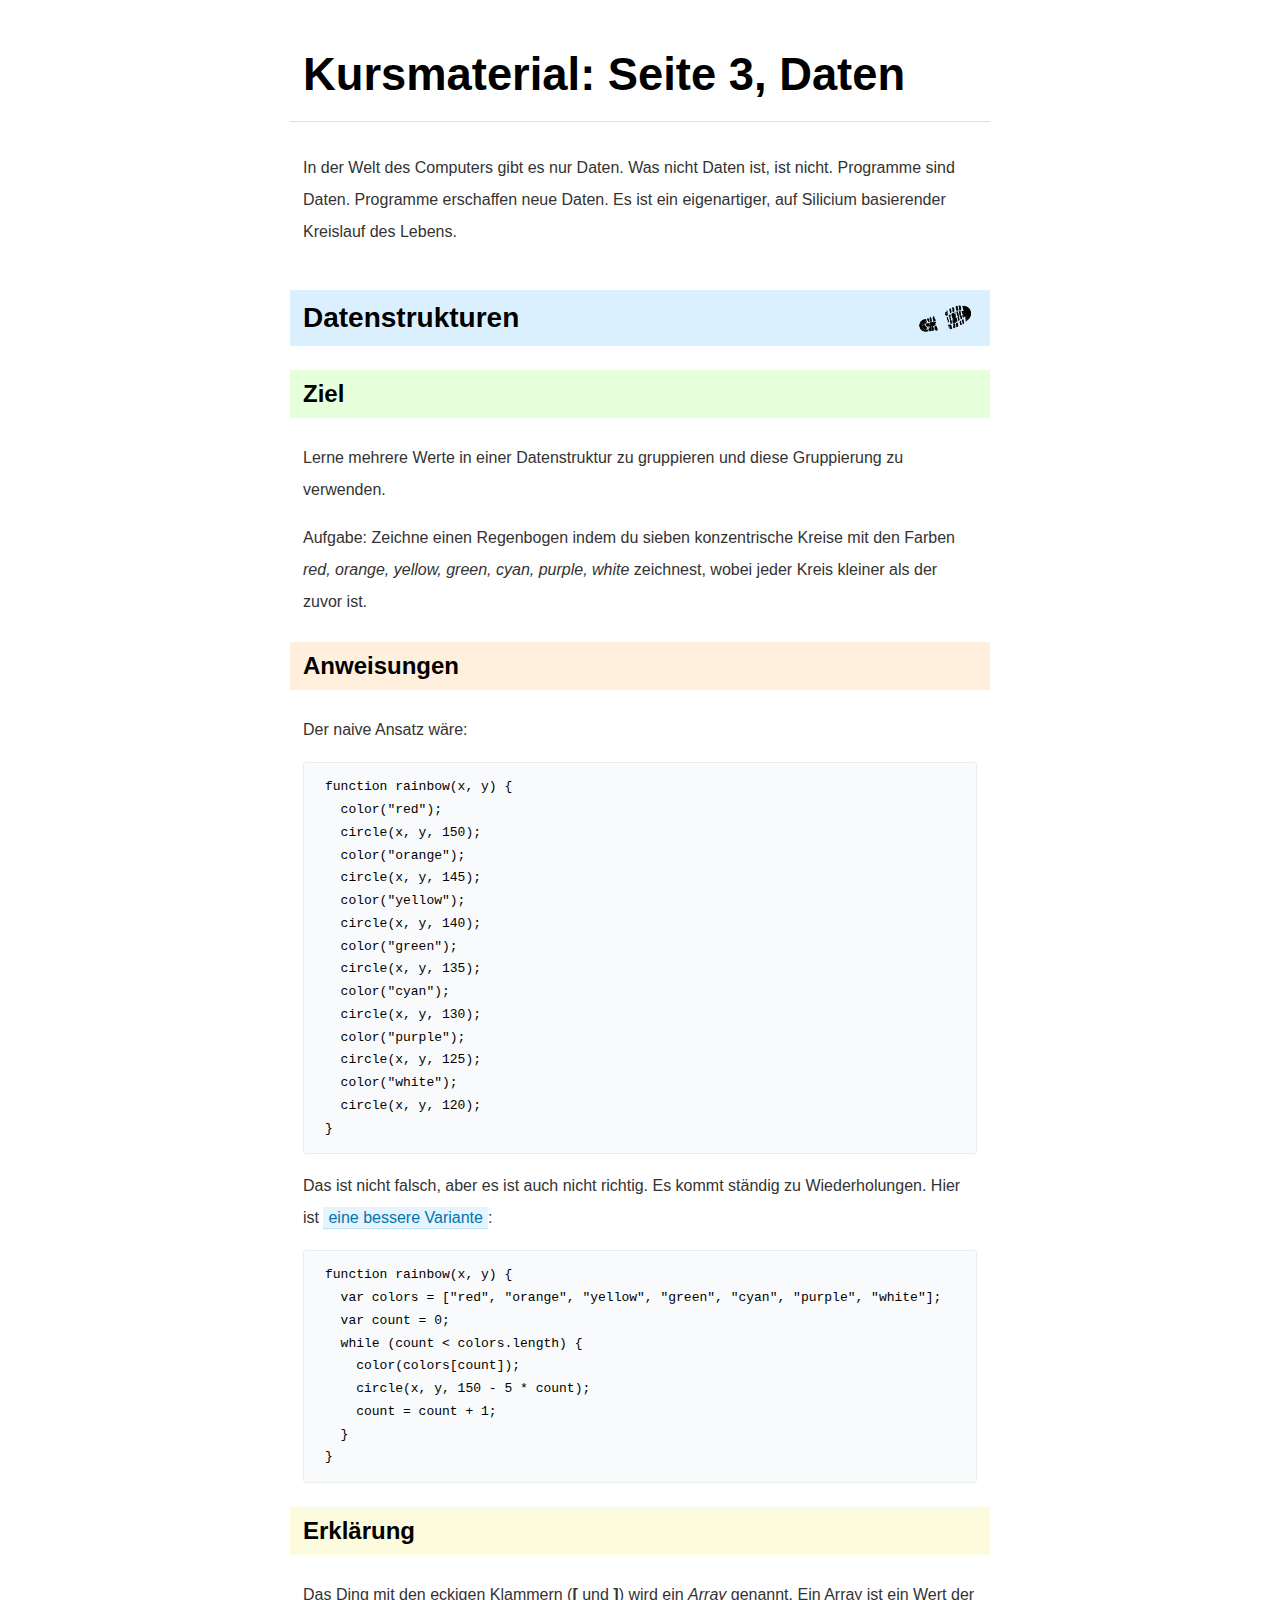
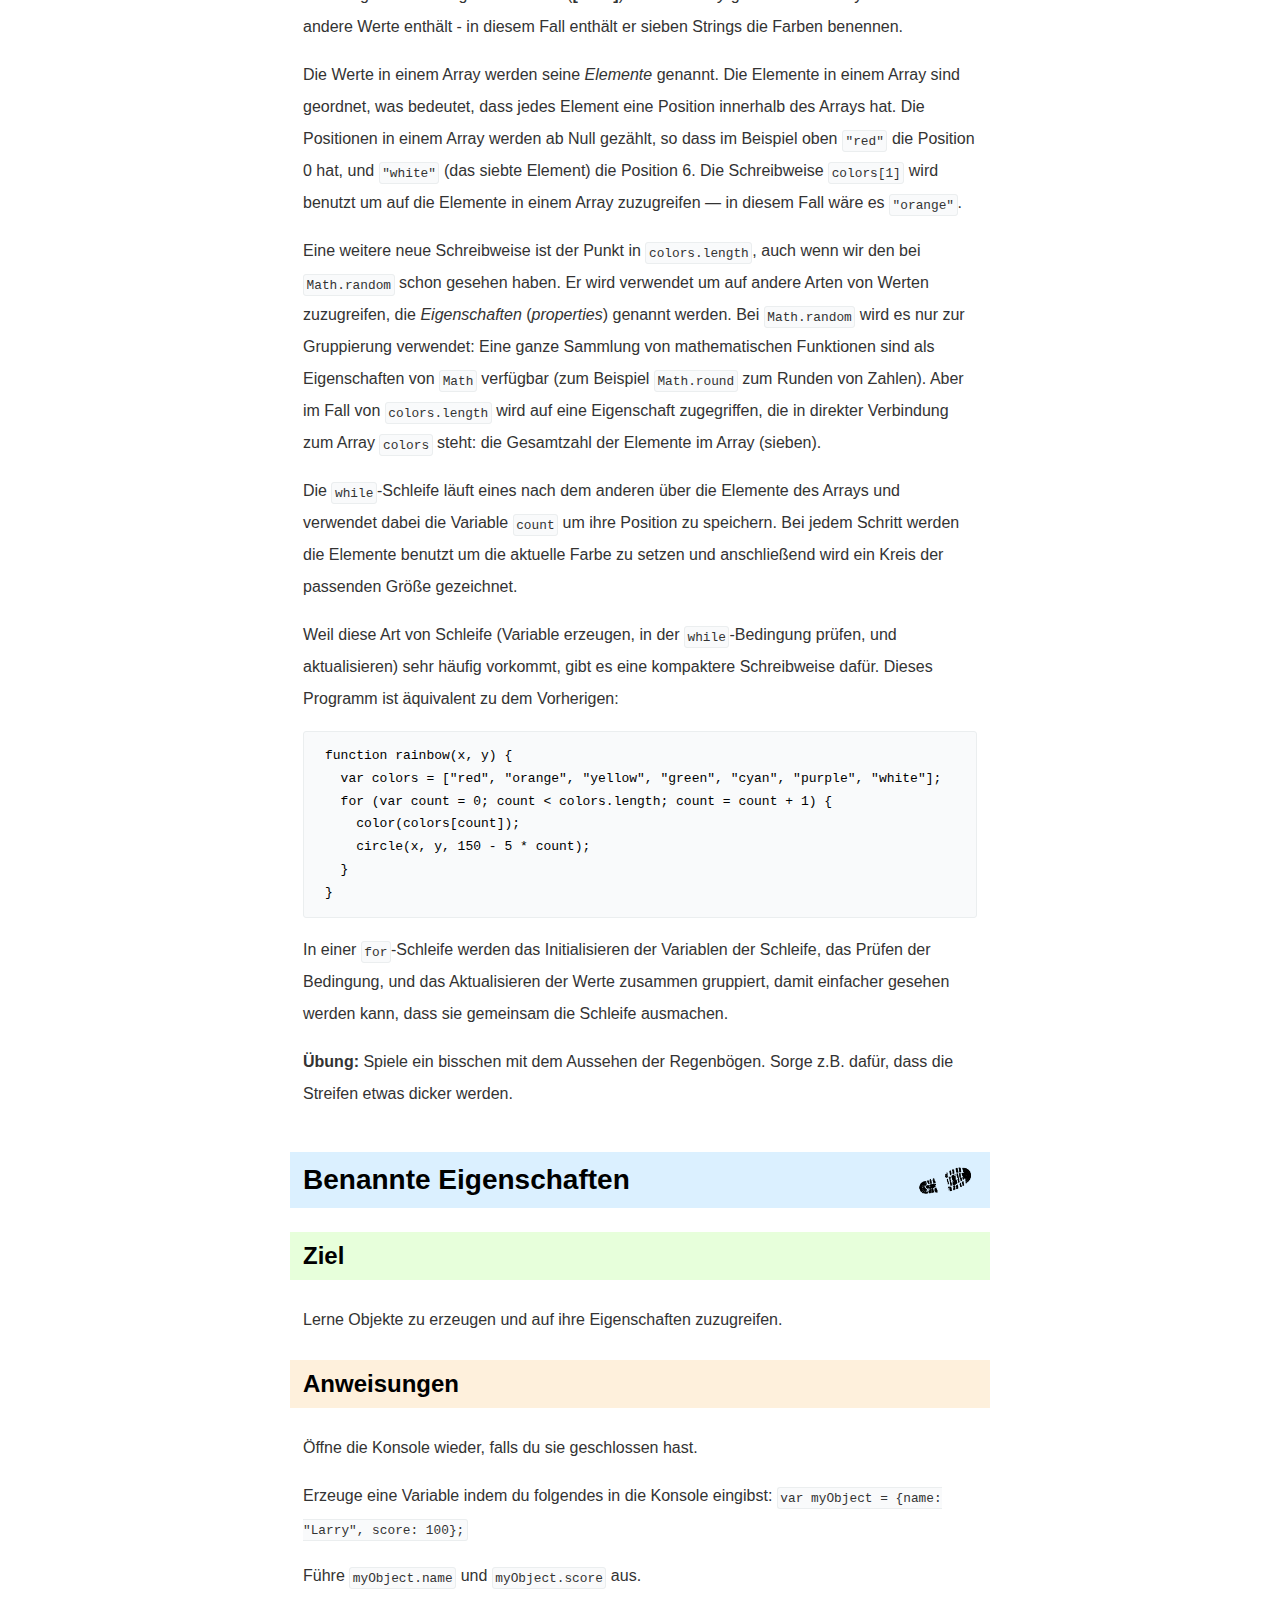
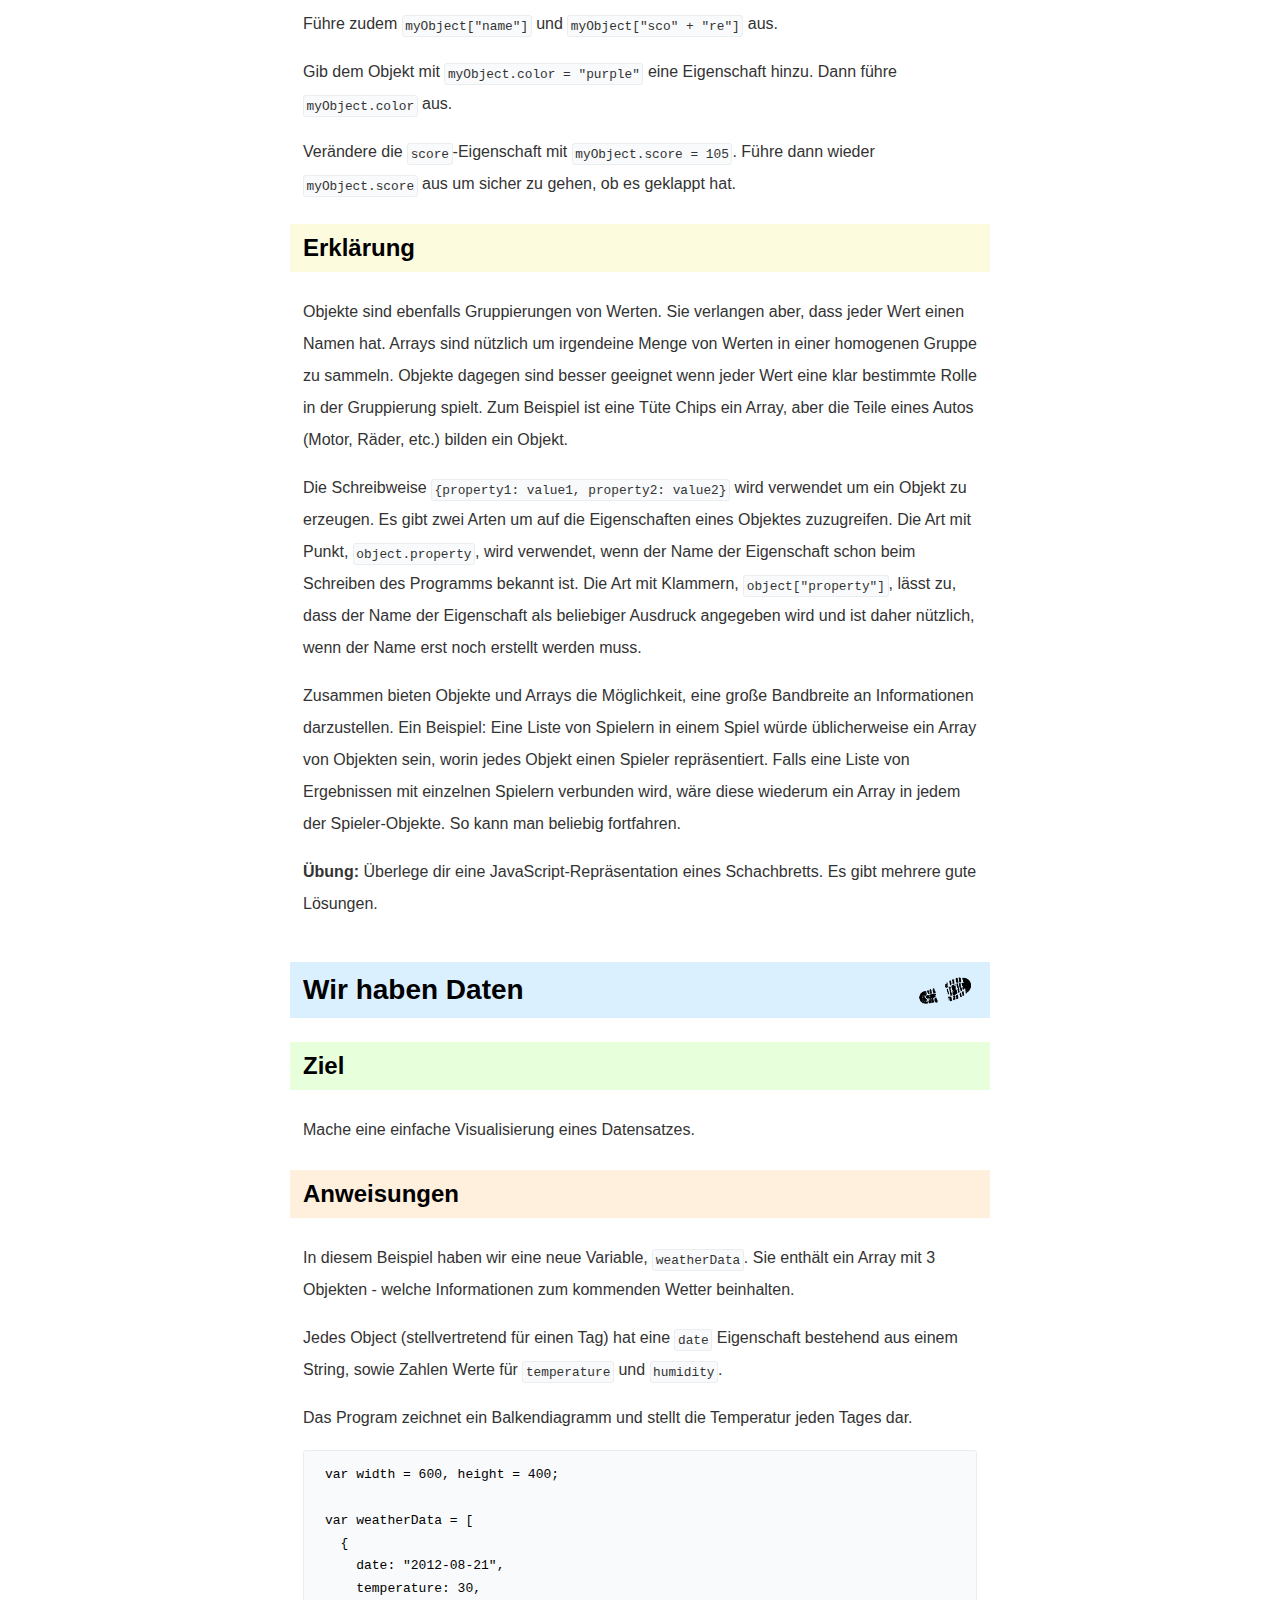
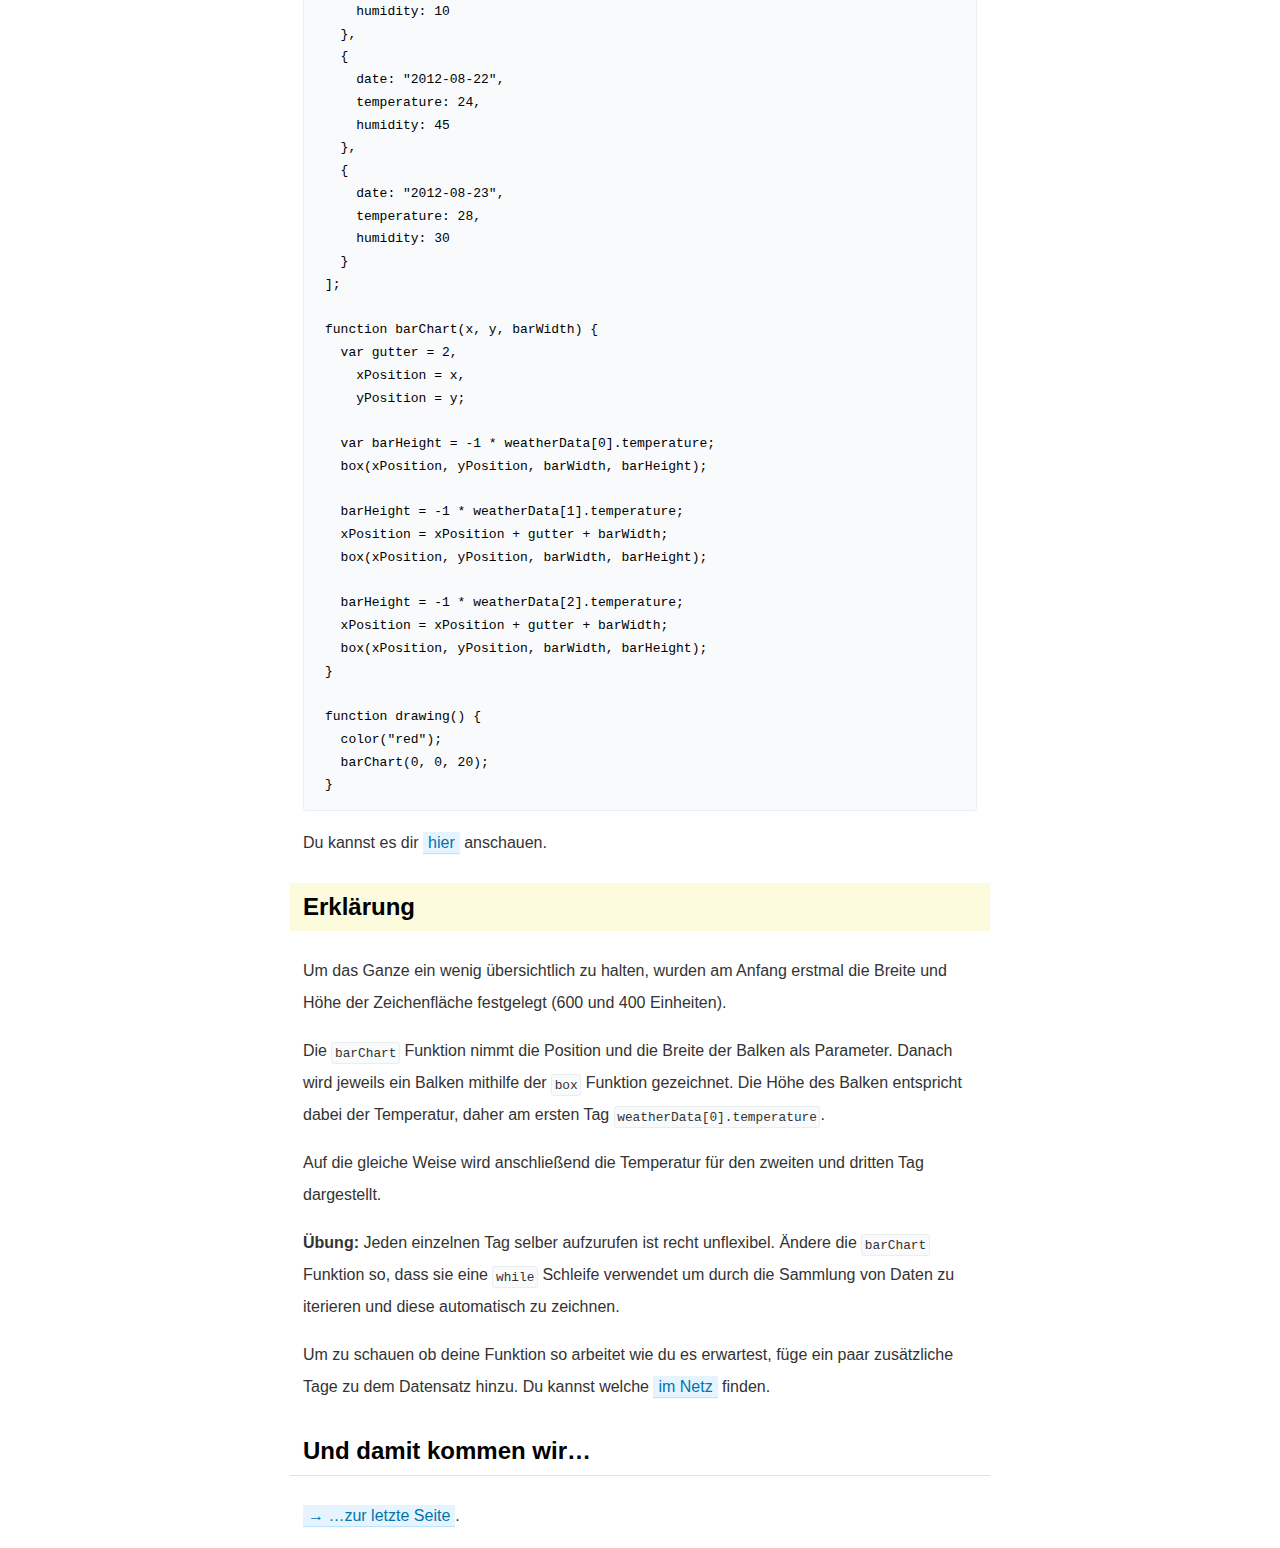
<file: page3_de.html>
<!doctype html>

<head>
  <title>Kursmaterial — Seite 3</title>
  <link rel=stylesheet href="fonts.googleapis.com/css-family=Averia+Serif+Libre:300,400">
  <link rel=stylesheet href=style.css>
  <meta http-equiv=Content-Type content="text/html; charset=utf-8">
</head>

<h1>Kursmaterial: Seite 3, Daten</h1>

<p>In der Welt des Computers gibt es nur Daten. Was nicht Daten ist,
ist nicht. Programme sind Daten. Programme erschaffen neue Daten. Es
ist ein eigenartiger, auf Silicium basierender Kreislauf des Lebens.</p>


<h2 class=step>Datenstrukturen</h2>

<h3 class=goal>Ziel</h3>

<p>Lerne mehrere Werte in einer Datenstruktur zu gruppieren und diese
Gruppierung zu verwenden.</p>

<p>Aufgabe: Zeichne einen Regenbogen indem du sieben konzentrische
Kreise mit den Farben <em>red, orange, yellow, green,
cyan, purple, white</em> zeichnest, wobei jeder Kreis kleiner als der
zuvor ist.</p>

<h3 class=inst>Anweisungen</h3>

<p>Der naive Ansatz wäre:</p>

<pre>function rainbow(x, y) {
  color("red");
  circle(x, y, 150);
  color("orange");
  circle(x, y, 145);
  color("yellow");
  circle(x, y, 140);
  color("green");
  circle(x, y, 135);
  color("cyan");
  circle(x, y, 130);
  color("purple");
  circle(x, y, 125);
  color("white");
  circle(x, y, 120);
}</pre>

<p>Das ist nicht falsch, aber es ist auch nicht richtig. Es kommt ständig zu Wiederholungen.
  Hier ist <a href="sandbox/#rainbow.js" target=_blank>eine
bessere Variante</a>:</p>

<pre>function rainbow(x, y) {
  var colors = ["red", "orange", "yellow", "green", "cyan", "purple", "white"];
  var count = 0;
  while (count < colors.length) {
    color(colors[count]);
    circle(x, y, 150 - 5 * count);
    count = count + 1;
  }
}</pre>

<h3 class=ex>Erklärung</h3>

<p>Das Ding mit den eckigen Klammern (<strong>[</strong>
und <strong>]</strong>) wird ein <em>Array</em> genannt. Ein Array ist ein
Wert der andere Werte enthält - in diesem Fall enthält er sieben Strings
die Farben benennen.</p>

<p>Die Werte in einem Array werden seine <em>Elemente</em> genannt. Die
Elemente in einem Array sind geordnet, was bedeutet, dass jedes Element
eine Position innerhalb des Arrays hat. Die Positionen in einem Array
werden ab Null gezählt, so dass im Beispiel oben <code>"red"</code> die
Position 0 hat, und <code>"white"</code> (das siebte Element) die
Position 6. Die Schreibweise <code>colors[1]</code> wird benutzt um auf
die Elemente in einem Array zuzugreifen — in diesem Fall wäre es
<code>"orange"</code>.</p>

<p>Eine weitere neue Schreibweise ist der Punkt in
<code>colors.length</code>, auch wenn wir den bei
<code>Math.random</code> schon gesehen haben.
Er wird verwendet um auf andere Arten von Werten zuzugreifen, die
<em>Eigenschaften</em> (<em>properties</em>) genannt werden. Bei
<code>Math.random</code> wird es nur zur Gruppierung verwendet:
Eine ganze Sammlung von mathematischen Funktionen sind als Eigenschaften
von <code>Math</code> verfügbar (zum Beispiel <code>Math.round</code>
zum Runden von Zahlen). Aber im Fall von <code>colors.length</code>
wird auf eine Eigenschaft zugegriffen, die in direkter Verbindung zum
Array <code>colors</code> steht: die Gesamtzahl der Elemente im Array
(sieben).</p>

<p>Die <code>while</code>-Schleife läuft eines nach dem anderen über die
Elemente des Arrays und verwendet dabei die Variable <code>count</code>
um ihre Position zu speichern. Bei jedem Schritt werden die Elemente
benutzt um die aktuelle Farbe zu setzen und anschließend wird ein Kreis
der passenden Größe gezeichnet.</p>

<p>Weil diese Art von Schleife (Variable erzeugen, in der
<code>while</code>-Bedingung prüfen, und aktualisieren) sehr häufig
vorkommt, gibt es eine kompaktere Schreibweise dafür. Dieses Programm
ist äquivalent zu dem Vorherigen:</p>

<pre>function rainbow(x, y) {
  var colors = ["red", "orange", "yellow", "green", "cyan", "purple", "white"];
  for (var count = 0; count < colors.length; count = count + 1) {
    color(colors[count]);
    circle(x, y, 150 - 5 * count);
  }
}</pre>

<p>In einer <code>for</code>-Schleife werden das Initialisieren der
Variablen der Schleife, das Prüfen der Bedingung, und das Aktualisieren
der Werte zusammen gruppiert, damit einfacher gesehen werden kann, dass
sie gemeinsam die Schleife ausmachen.</p>

<p><strong>Übung:</strong> Spiele ein bisschen mit dem Aussehen der Regenbögen.
Sorge z.B. dafür, dass die Streifen etwas dicker werden.</p>


<h2 class=step>Benannte Eigenschaften</h2>

<h3 class=goal>Ziel</h3>

<p>Lerne Objekte zu erzeugen und auf ihre Eigenschaften zuzugreifen.</p>

<h3 class=inst>Anweisungen</h3>

<p>Öffne die Konsole wieder, falls du sie geschlossen hast.</p>

<p>Erzeuge eine Variable indem du folgendes in die Konsole eingibst:
<code>var myObject = {name: "Larry", score: 100};</code></p>

<p>Führe <code>myObject.name</code> und <code>myObject.score</code> aus.</p>

<p>Führe zudem <code>myObject["name"]</code> und <code>myObject["sco" +
  "re"]</code> aus.</p>

<p>Gib dem Objekt mit <code>myObject.color =
"purple"</code> eine Eigenschaft hinzu. Dann führe
<code>myObject.color</code> aus.</p>

<p>Verändere die <code>score</code>-Eigenschaft mit
<code>myObject.score = 105</code>. Führe dann wieder <code>myObject.score</code>
aus um sicher zu gehen, ob es geklappt hat.</p>

<h3 class=ex>Erklärung</h3>

<p>Objekte sind ebenfalls Gruppierungen von Werten. Sie verlangen aber,
dass jeder Wert einen Namen hat. Arrays sind nützlich um irgendeine
Menge von Werten in einer homogenen Gruppe zu sammeln. Objekte dagegen
sind besser geeignet wenn jeder Wert eine klar bestimmte Rolle in der
Gruppierung spielt. Zum Beispiel ist eine Tüte Chips ein Array, aber die
Teile eines Autos (Motor, Räder, etc.) bilden ein Objekt.</p>

<p>Die Schreibweise <code>{property1: value1, property2: value2}</code>
wird verwendet um ein Objekt zu erzeugen. Es gibt zwei Arten um auf die
Eigenschaften eines Objektes zuzugreifen. Die Art mit Punkt,
<code>object.property</code>, wird verwendet, wenn der Name der
Eigenschaft schon beim Schreiben des Programms bekannt ist.
Die Art mit Klammern, <code>object["property"]</code>, lässt zu, dass
der Name der Eigenschaft als beliebiger Ausdruck angegeben wird und ist
daher nützlich, wenn der Name erst noch erstellt werden muss.</p>

<p>Zusammen bieten Objekte und Arrays die Möglichkeit, eine große
Bandbreite an Informationen darzustellen. Ein Beispiel: Eine Liste von
Spielern in einem Spiel würde üblicherweise ein Array von Objekten sein,
worin jedes Objekt einen Spieler repräsentiert. Falls eine Liste von
Ergebnissen mit einzelnen Spielern verbunden wird, wäre diese wiederum
ein Array in jedem der Spieler-Objekte. So kann man beliebig fortfahren.
</p>

<p><strong>Übung:</strong> Überlege dir eine JavaScript-Repräsentation
eines Schachbretts. Es gibt mehrere gute Lösungen.</p>


<h2 class=step>Wir haben Daten</h2>

<h3 class=goal>Ziel</h3>

<p>Mache eine einfache Visualisierung eines Datensatzes.</p>

<h3 class=inst>Anweisungen</h3>

<p>In diesem Beispiel haben wir eine neue Variable, <code>weatherData</code>.
  Sie enthält ein Array mit 3 Objekten - welche Informationen zum kommenden Wetter beinhalten.
</p>

<p>Jedes Object (stellvertretend für einen Tag) hat eine <code>date</code> Eigenschaft bestehend
  aus einem String, sowie Zahlen Werte für <code>temperature</code> und <code>humidity</code>.
</p>

<p>Das Program zeichnet ein Balkendiagramm und stellt die Temperatur jeden Tages dar.</p>

<pre>var width = 600, height = 400;

var weatherData = [
  {
    date: "2012-08-21",
    temperature: 30,
    humidity: 10
  },
  {
    date: "2012-08-22",
    temperature: 24,
    humidity: 45
  },
  {
    date: "2012-08-23",
    temperature: 28,
    humidity: 30
  }
];

function barChart(x, y, barWidth) {
  var gutter = 2,
    xPosition = x,
    yPosition = y;

  var barHeight = -1 * weatherData[0].temperature;
  box(xPosition, yPosition, barWidth, barHeight);

  barHeight = -1 * weatherData[1].temperature;
  xPosition = xPosition + gutter + barWidth;
  box(xPosition, yPosition, barWidth, barHeight);

  barHeight = -1 * weatherData[2].temperature;
  xPosition = xPosition + gutter + barWidth;
  box(xPosition, yPosition, barWidth, barHeight);
}

function drawing() {
  color("red");
  barChart(0, 0, 20);
}</pre>

<p>Du kannst es dir <a href="sandbox/#weather_report_visualization.js" target="_blank">hier</a>
 anschauen.</p>

<h3 class=ex>Erklärung</h3>

<p>Um das Ganze ein wenig übersichtlich zu halten, wurden am Anfang erstmal die
  Breite und Höhe der Zeichenfläche festgelegt (600 und 400 Einheiten).
</p>

<p>Die <code>barChart</code> Funktion nimmt die Position und die Breite der Balken als Parameter.
  Danach wird jeweils ein Balken mithilfe der <code>box</code> Funktion gezeichnet.
  Die Höhe des Balken entspricht dabei der Temperatur, daher am ersten Tag
  <code>weatherData[0].temperature</code>.
</p>

<p>
  Auf die gleiche Weise wird anschließend die Temperatur für den zweiten und dritten Tag dargestellt.
</p>

<p><strong>Übung:</strong> Jeden einzelnen Tag selber aufzurufen ist recht unflexibel.
  Ändere die <code>barChart</code> Funktion so, dass sie eine <code>while</code> Schleife verwendet
  um durch die Sammlung von Daten zu iterieren und diese automatisch zu zeichnen.
</p>

<p>Um zu schauen ob deine Funktion so arbeitet wie du es erwartest, füge ein paar zusätzliche Tage
zu dem Datensatz hinzu. Du kannst welche <a href="http://de.weather.com" target="_blank">im Netz</a> finden.</p>

<h3>Und damit kommen wir…</h3>

<p><a href="page4_de.html">→ …zur letzte Seite</a>.</p>
</file>
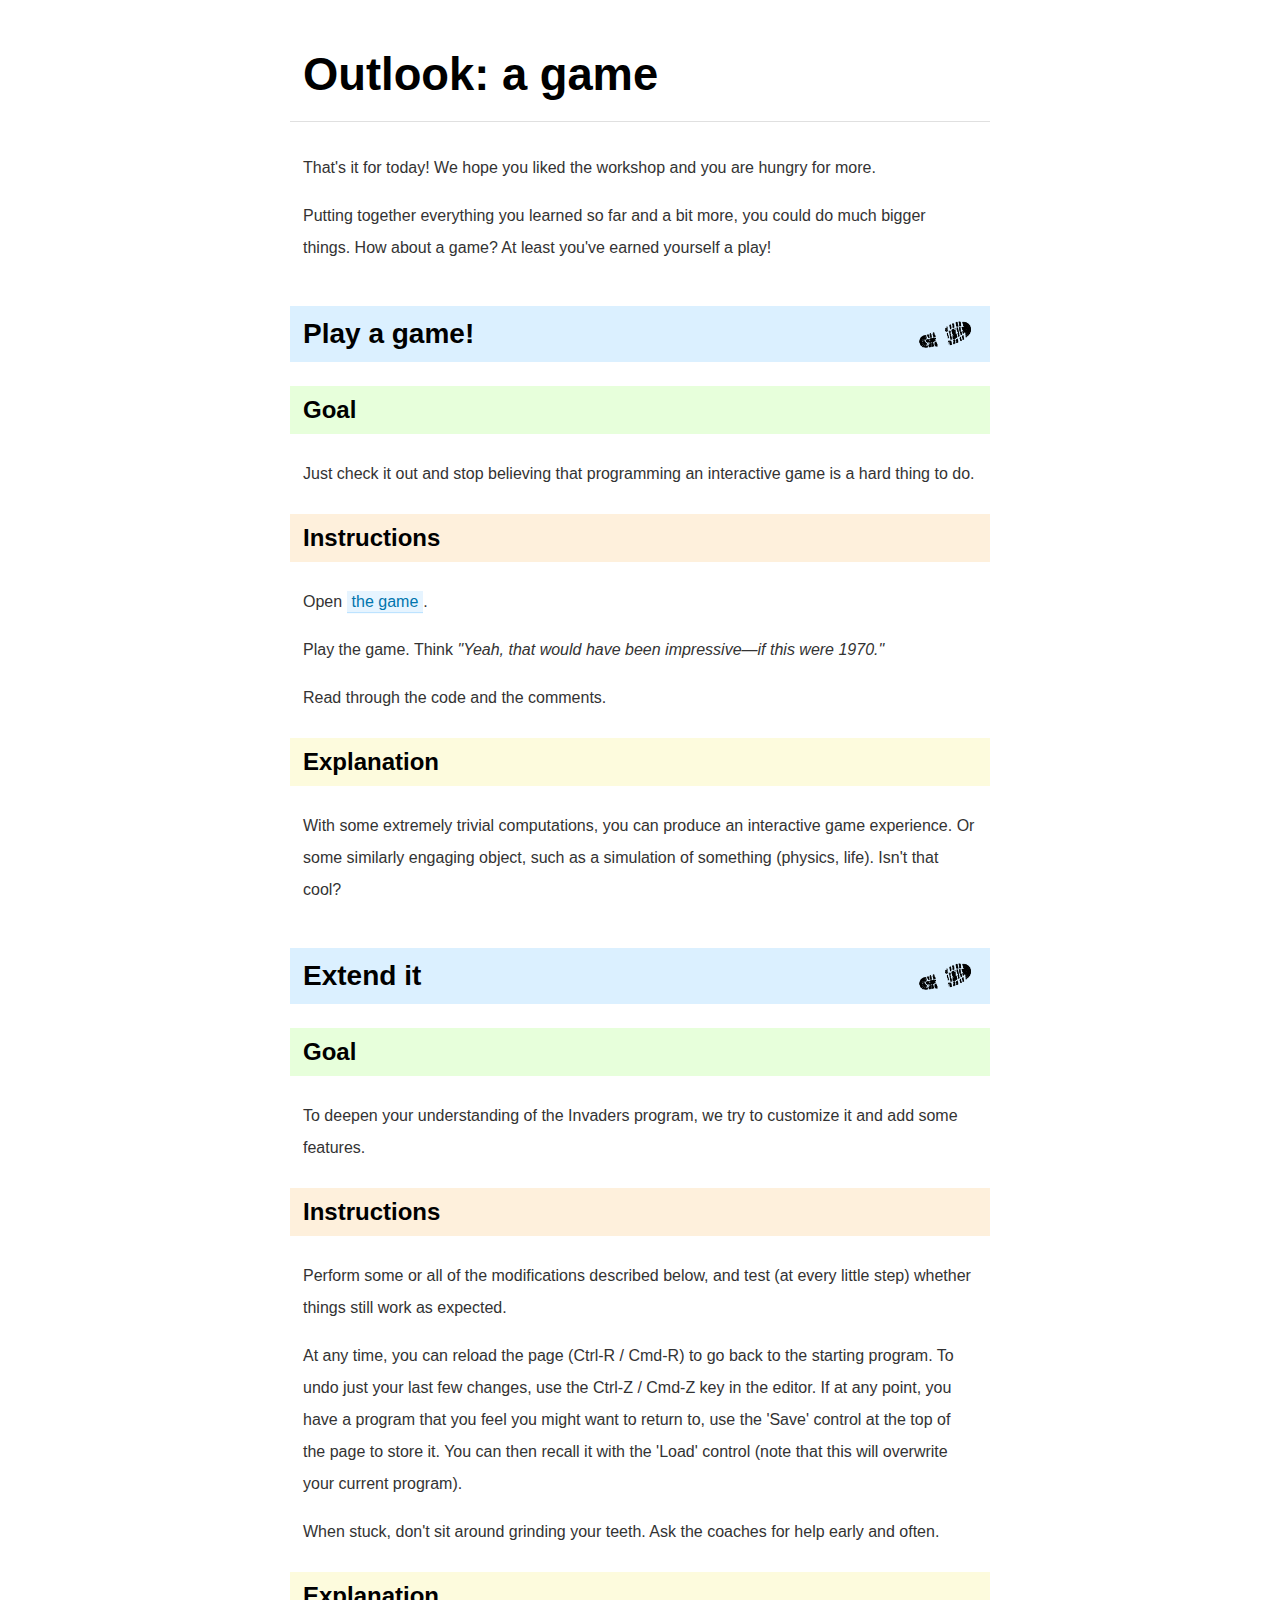
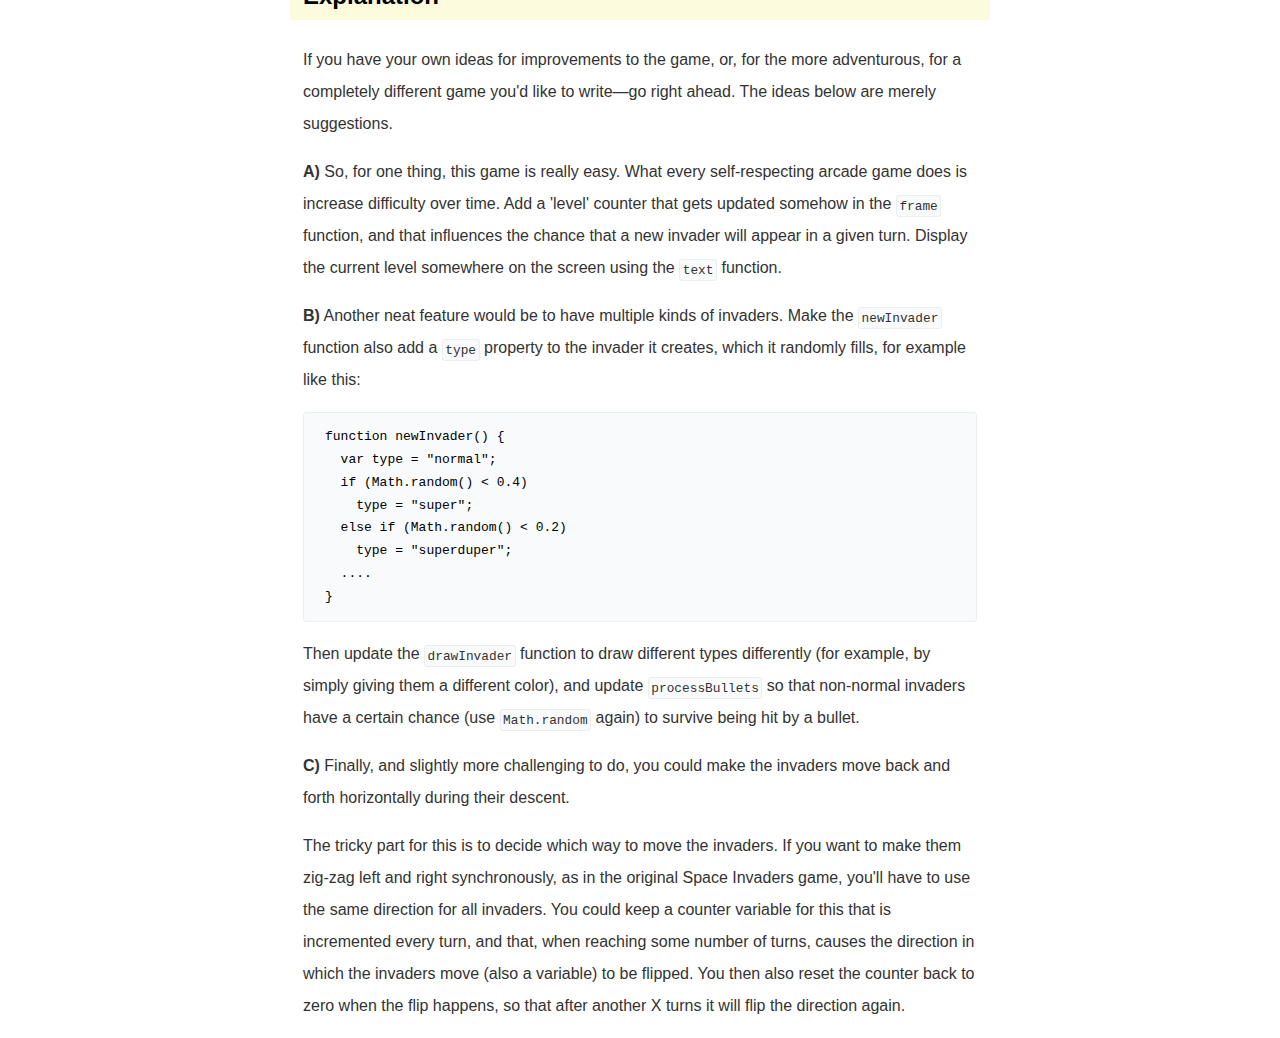
<file: page4.html>
<!doctype html>

<head>
  <title>Curriculum — page 4</title>
  <link rel=stylesheet href="http://fonts.googleapis.com/css?family=Averia+Serif+Libre:300,400">
  <link rel=stylesheet href=style.css>
  <meta http-equiv=Content-Type content="text/html; charset=utf-8">
</head>

<h1>Outlook: a game</h1>

<p>That's it for today! We hope you liked the workshop and you are hungry for
more.</p>

<p>Putting together everything you learned so far and a bit more, you could
do much bigger things. How about a game? At least you've earned yourself a play!</p>


<h2 class=step>Play a game!</h2>

<h3 class=goal>Goal</h3>

<p>Just check it out and stop believing that programming an interactive game is
  a hard thing to do.</p>

<h3 class=inst>Instructions</h3>

<p>Open <a href="sandbox/#invaders.js" target=_blank>the game</a>.</p>

<p>Play the game. Think <em>"Yeah, that would have been impressive—if
this were 1970."</em></p>

<p>Read through the code and the comments.</p>

<h3 class=ex>Explanation</h3>

<p>With some extremely trivial computations, you can produce an
interactive game experience. Or some similarly engaging object, such
as a simulation of something (physics, life). Isn't that cool?</p>


<h2 class=step>Extend it</h2>

<h3 class=goal>Goal</h3>

<p>To deepen your understanding of the Invaders program, we try to
customize it and add some features.</p>

<h3 class=inst>Instructions</h3>

<p>Perform some or all of the modifications described below, and test
(at every little step) whether things still work as expected.</p>

<p>At any time, you can reload the page (Ctrl-R / Cmd-R) to go back to
the starting program. To undo just your last few changes, use the
Ctrl-Z / Cmd-Z key in the editor. If at any point, you have a program
that you feel you might want to return to, use the 'Save' control at
the top of the page to store it. You can then recall it with the
'Load' control (note that this will overwrite your current
program).</p>

<p>When stuck, don't sit around grinding your teeth. Ask the coaches
for help early and often.</p>

<h3 class=ex>Explanation</h3>

<p>If you have your own ideas for improvements to the game, or, for
the more adventurous, for a completely different game you'd like to
write—go right ahead. The ideas below are merely suggestions.</p>

<p><strong>A)</strong> So, for one thing, this game is really easy.
What every self-respecting arcade game does is increase difficulty
over time. Add a 'level' counter that gets updated somehow in
the <code>frame</code> function, and that influences the chance that a
new invader will appear in a given turn. Display the current level
somewhere on the screen using the <code>text</code> function.</p>

<p><strong>B)</strong> Another neat feature would be to have multiple
kinds of invaders. Make the <code>newInvader</code> function also add
a <code>type</code> property to the invader it creates, which it
randomly fills, for example like this:</p>

<pre>function newInvader() {
  var type = "normal";
  if (Math.random() < 0.4)
    type = "super";
  else if (Math.random() < 0.2)
    type = "superduper";
  ....
}</pre>

<p>Then update the <code>drawInvader</code> function to draw different
types differently (for example, by simply giving them a different
color), and update <code>processBullets</code> so that non-normal
invaders have a certain chance (use <code>Math.random</code> again) to
survive being hit by a bullet.</p>

<p><strong>C)</strong> Finally, and slightly more challenging to do,
you could make the invaders move back and forth horizontally during
their descent.</p>

<p>The tricky part for this is to decide which way to move the
invaders. If you want to make them zig-zag left and right
synchronously, as in the original Space Invaders game, you'll have to
use the same direction for all invaders. You could keep a counter
variable for this that is incremented every turn, and that, when
reaching some number of turns, causes the direction in which the
invaders move (also a variable) to be flipped. You then also reset the
counter back to zero when the flip happens, so that after another X
turns it will flip the direction again.</p>
</file>
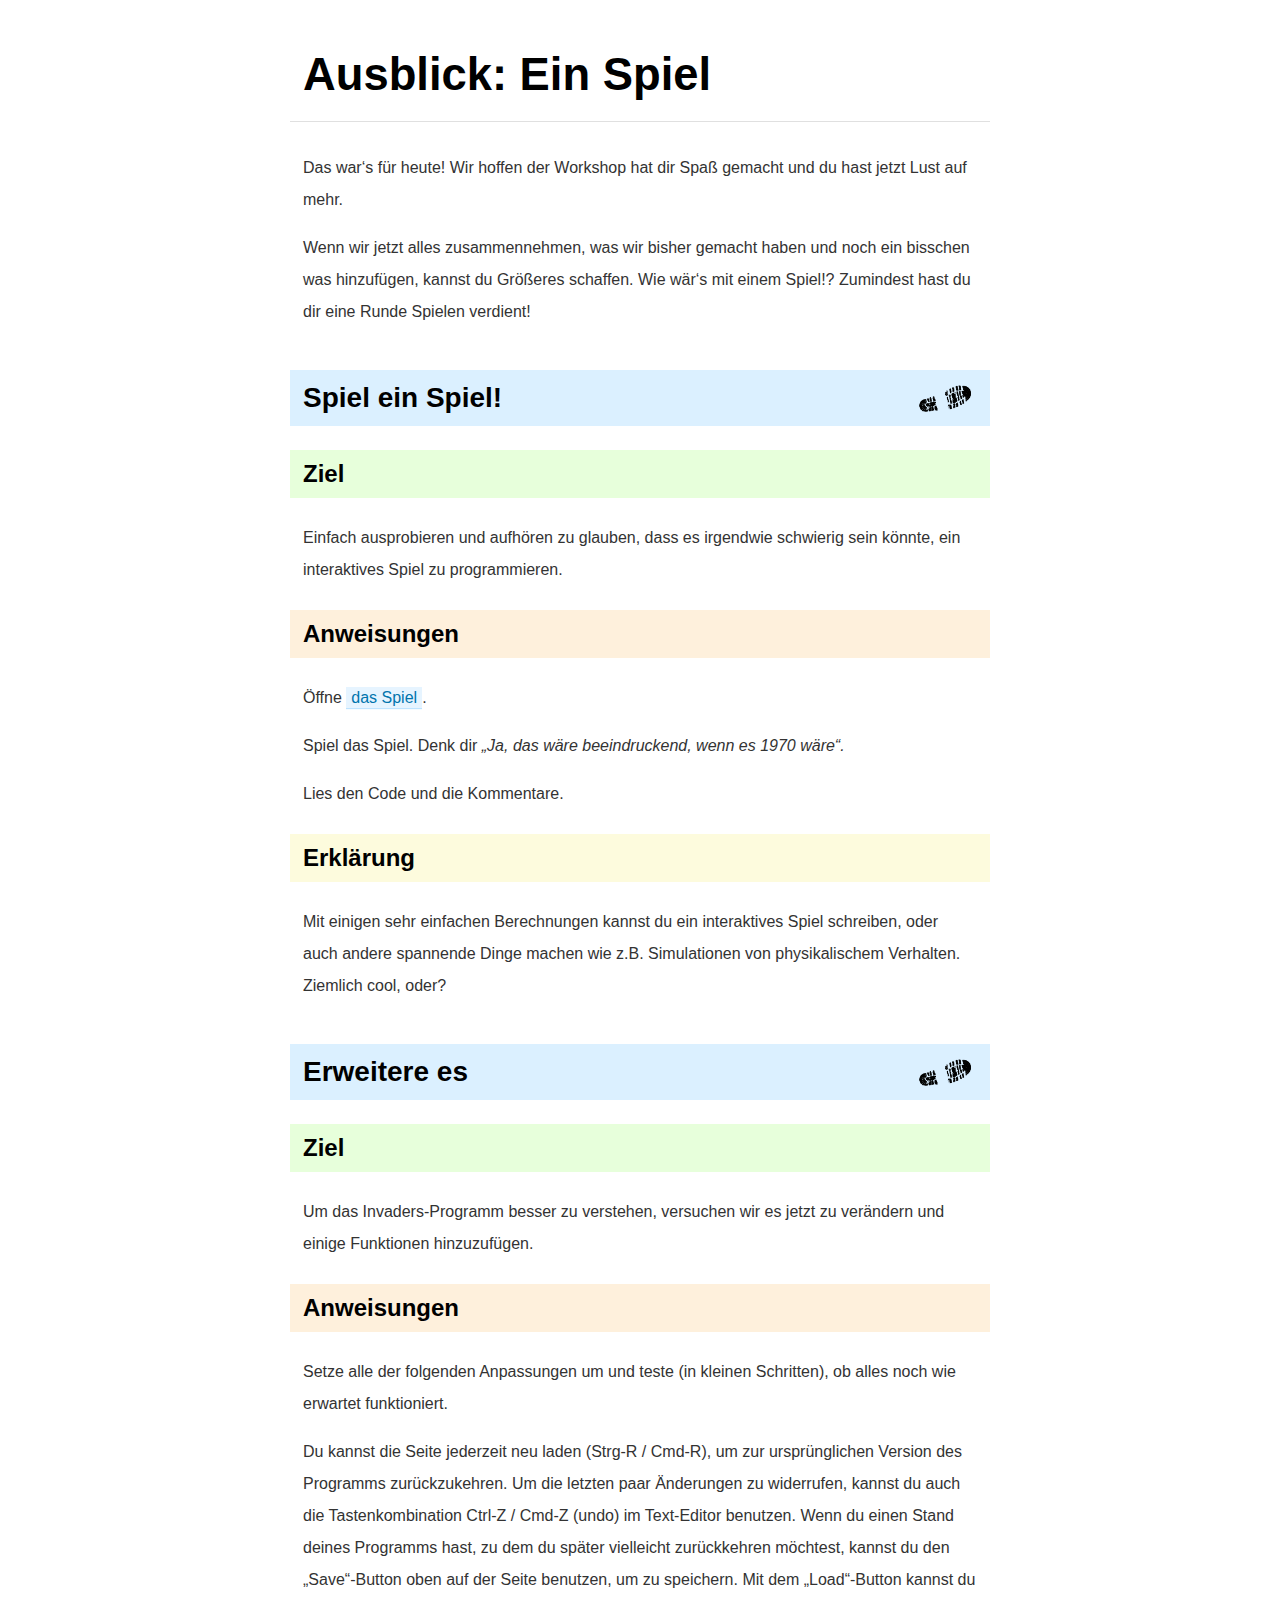
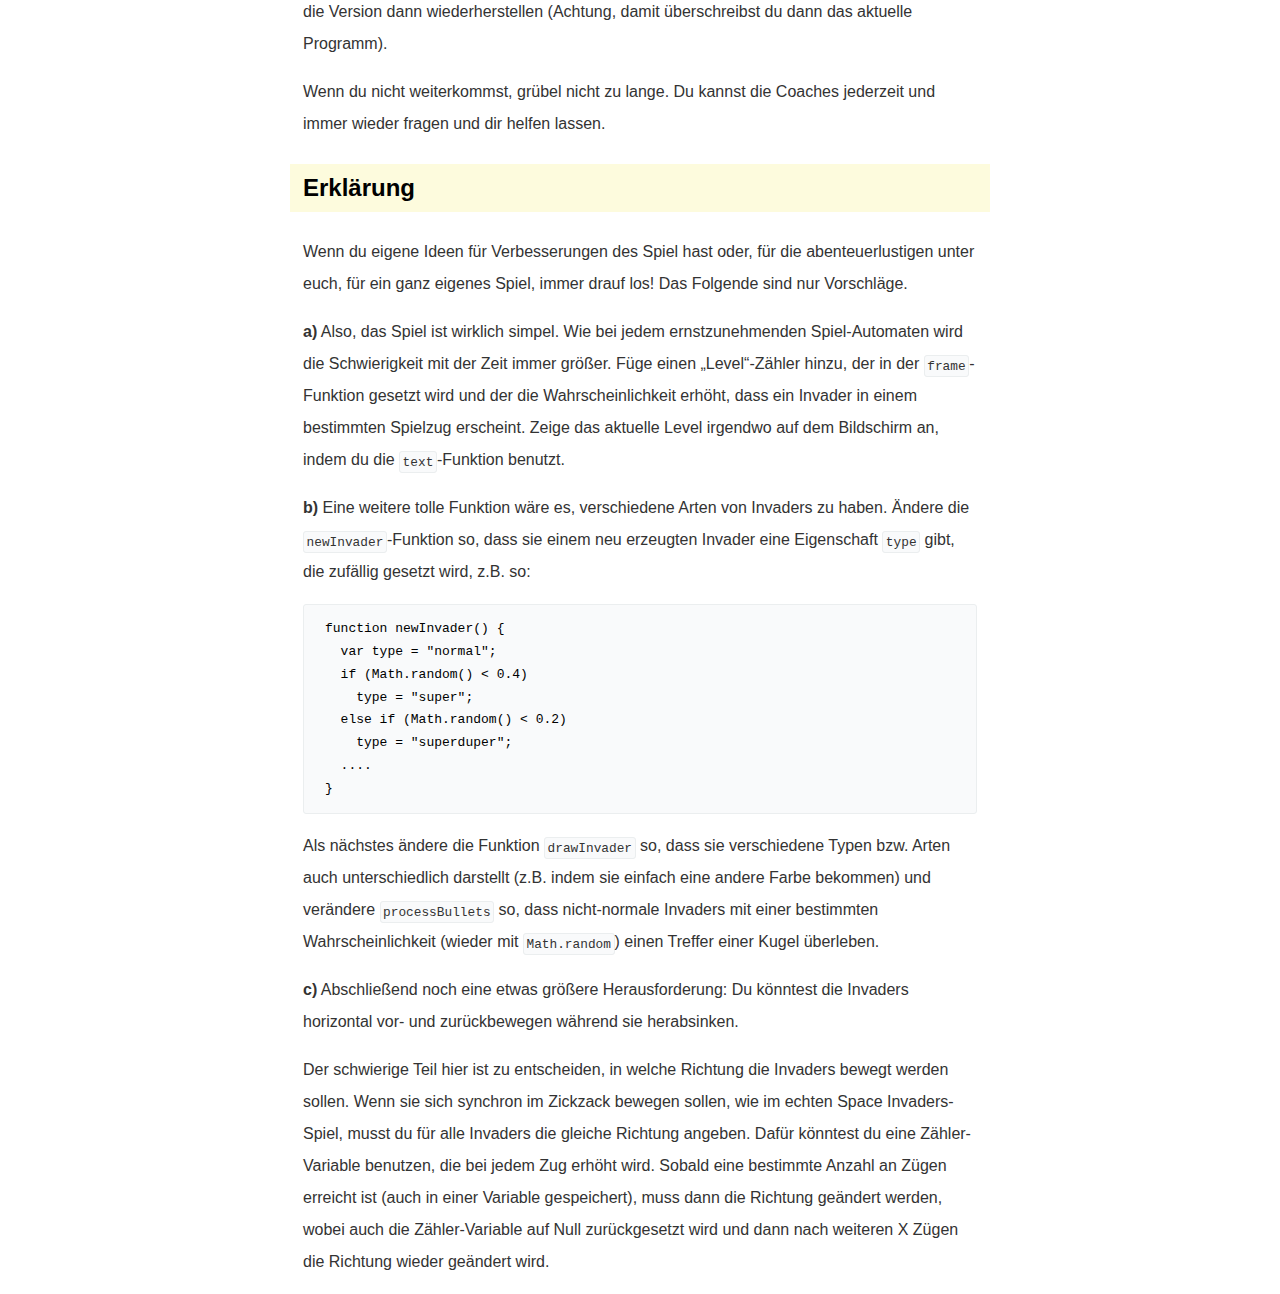
<file: page4_de.html>
<!doctype html>

<head>
  <title>Kursmaterial — Seite 4</title>
  <link rel=stylesheet href="http://fonts.googleapis.com/css?family=Averia+Serif+Libre:300,400">
  <link rel=stylesheet href=style.css>
  <meta http-equiv=Content-Type content="text/html; charset=utf-8">
</head>

<h1>Ausblick: Ein Spiel</h1>

<p>Das war‘s für heute! Wir hoffen der Workshop hat dir Spaß gemacht und du hast
jetzt Lust auf mehr.</p>

<p>Wenn wir jetzt alles zusammennehmen, was wir bisher gemacht haben und noch
ein bisschen was hinzufügen, kannst du Größeres schaffen. Wie wär‘s mit einem
Spiel!? Zumindest hast du dir eine Runde Spielen verdient!</p>


<h2 class=step>Spiel ein Spiel!</h2>

<h3 class=goal>Ziel</h3>

<p>Einfach ausprobieren und aufhören zu glauben, dass es irgendwie schwierig
sein könnte, ein interaktives Spiel zu programmieren.</p>

<h3 class=inst>Anweisungen</h3>

<p>Öffne <a href="sandbox/index.html#invaders_de.js" target=_blank>das Spiel</a>.</p>

<p>Spiel das Spiel. Denk dir <em>„Ja, das wäre beeindruckend, wenn es 1970
wäre“.</em></p>

<p>Lies den Code und die Kommentare.</p>

<h3 class=ex>Erklärung</h3>

<p>Mit einigen sehr einfachen Berechnungen kannst du ein interaktives Spiel
schreiben, oder auch andere spannende Dinge machen wie z.B. Simulationen von
physikalischem Verhalten. Ziemlich cool, oder?</p>


<h2 class=step>Erweitere es</h2>

<h3 class=goal>Ziel</h3>

<p>Um das Invaders-Programm besser zu verstehen, versuchen wir es jetzt zu
verändern und einige Funktionen hinzuzufügen.</p>

<h3 class=inst>Anweisungen</h3>

<p>Setze alle der folgenden Anpassungen um und teste (in kleinen Schritten), ob
alles noch wie erwartet funktioniert.</p>

<p>Du kannst die Seite jederzeit neu laden (Strg-R / Cmd-R), um zur
ursprünglichen Version des Programms zurückzukehren. Um die letzten paar
Änderungen zu widerrufen, kannst du auch die Tastenkombination Ctrl-Z / Cmd-Z
(undo) im Text-Editor benutzen. Wenn du einen Stand deines Programms hast,
zu dem du später vielleicht zurückkehren möchtest, kannst du den „Save“-Button
oben auf der Seite benutzen, um zu speichern. Mit dem „Load“-Button kannst du
die Version dann wiederherstellen (Achtung, damit überschreibst du dann das
aktuelle Programm).</p>

<p>Wenn du nicht weiterkommst, grübel nicht zu lange. Du kannst die Coaches
jederzeit und immer wieder fragen und dir helfen lassen.</p>

<h3 class=ex>Erklärung</h3>

<p>Wenn du eigene Ideen für Verbesserungen des Spiel hast oder, für die
abenteuerlustigen unter euch, für ein ganz eigenes Spiel, immer drauf los!
Das Folgende sind nur Vorschläge.</p>

<p><strong>a)</strong> Also, das Spiel ist wirklich simpel. Wie bei jedem
ernstzunehmenden Spiel-Automaten wird die Schwierigkeit mit der Zeit immer
größer. Füge einen „Level“-Zähler hinzu, der in der <code>frame</code>-Funktion
gesetzt wird und der die Wahrscheinlichkeit erhöht, dass ein Invader in einem
bestimmten Spielzug erscheint. Zeige das aktuelle Level irgendwo auf dem
Bildschirm an, indem du die <code>text</code>-Funktion benutzt.</p>

<p><strong>b)</strong> Eine weitere tolle Funktion wäre es, verschiedene Arten
von Invaders zu haben. Ändere die <code>newInvader</code>-Funktion so, dass
sie einem neu erzeugten Invader eine Eigenschaft <code>type</code> gibt, die
zufällig gesetzt wird, z.B. so:</p>

<pre>function newInvader() {
  var type = "normal";
  if (Math.random() < 0.4)
    type = "super";
  else if (Math.random() < 0.2)
    type = "superduper";
  ....
}</pre>

<p>Als nächstes ändere die Funktion <code>drawInvader</code> so, dass sie
verschiedene Typen bzw. Arten auch unterschiedlich darstellt (z.B. indem sie
einfach eine andere Farbe bekommen) und verändere <code>processBullets</code>
so, dass nicht-normale Invaders mit einer bestimmten Wahrscheinlichkeit
(wieder mit <code>Math.random</code>) einen Treffer einer Kugel überleben.</p>

<p><strong>c)</strong> Abschließend noch eine etwas größere Herausforderung:
Du könntest die Invaders horizontal vor- und zurückbewegen während sie
herabsinken.</p>

<p>Der schwierige Teil hier ist zu entscheiden, in welche Richtung die Invaders
bewegt werden sollen. Wenn sie sich synchron im Zickzack bewegen sollen, wie im
echten Space Invaders-Spiel, musst du für alle Invaders die gleiche Richtung
angeben. Dafür könntest du eine Zähler-Variable benutzen, die bei jedem Zug
erhöht wird. Sobald eine bestimmte Anzahl an Zügen erreicht ist (auch in
einer Variable gespeichert), muss dann die Richtung geändert werden, wobei
auch die Zähler-Variable auf Null zurückgesetzt wird und dann nach weiteren X
Zügen die Richtung wieder geändert wird.</p>
</file>
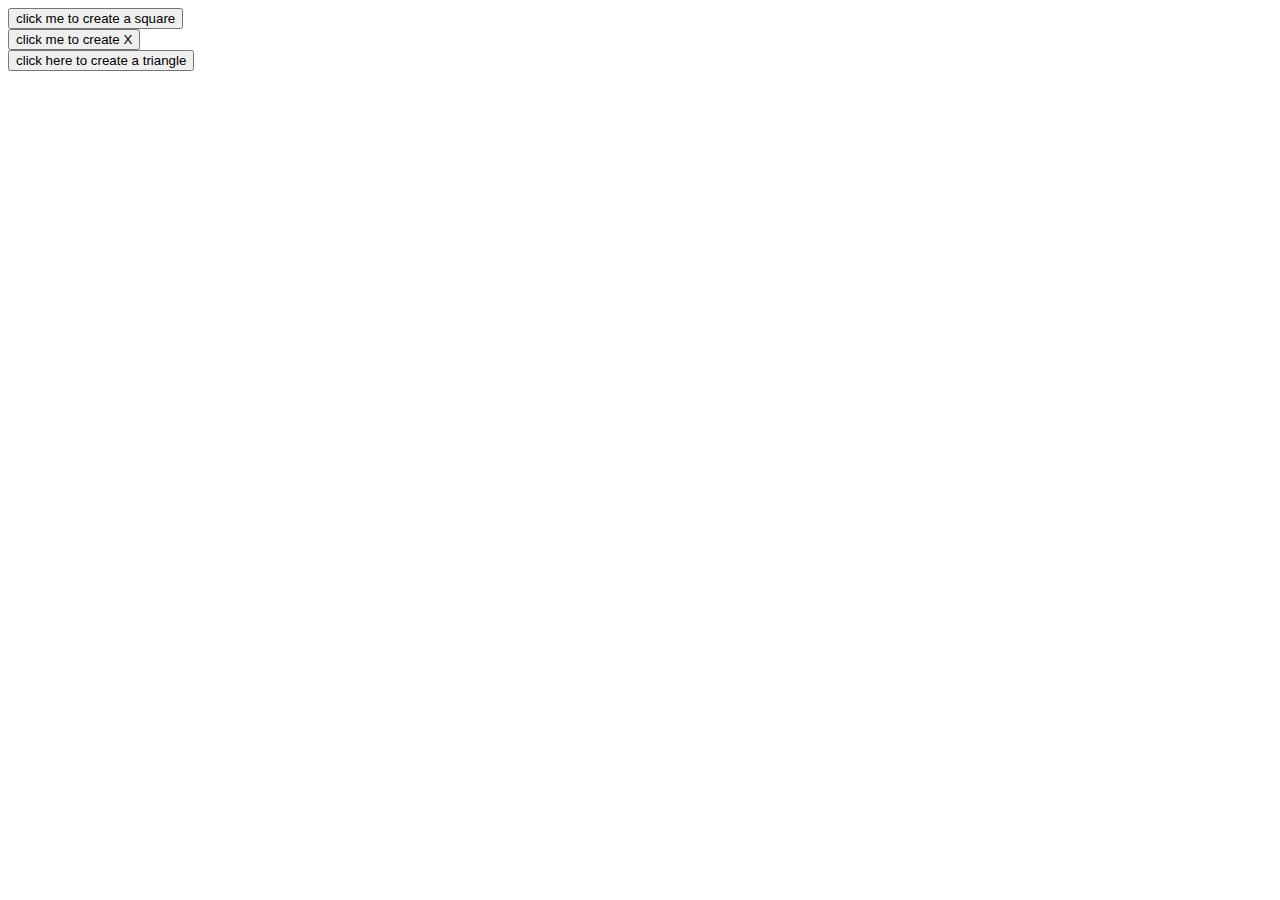
<file: test.html>
<!DOCTYPE html>
<html>
<head>
  <title></title>
  <script type="text/javascript">
  function square()
  {
    var num = parseInt(window.prompt("Enter the number:"));
    var str = "";
    for (i = 0; i < num; i++) 
    {
        for (j = 0; j < num; j++) 
        {
            if (i == 0 || i == num - 1 || j == 0 || j == num - 1) 
            {
                str = str + "* " ;
            } 
            else 
            {
                str = str + "  ";
            }
        }
        str = str + "\n";
    }

      console.log(str);
  }
  function cross()
  {
    var num=parseInt(window.prompt("Enter a number:"));
    var str="";
    for(i=0;i<num;i++)
    {
      for(j=0;j<num;j++)
      {
        if(i==j||i==num-(j+1))
        {
          str=str+"* ";
        }
        else
        {
          str=str+"   ";
        }
      }
      str=str+"\n";
    }
    console.log(str);
  }
  function tria()
  {
    var a=parseInt(window.prompt("Enter length of tria:"));
    var b="";
    for(i=1;i<=a;i++)
    {
      for(j=a;j>i;j--)
      {
        b=b+" ";
      }
      for(k=0;k<i;k++)
      {
        b=b+"* ";
      }
      b=b+"\n";
    }
    console.log(b);
  }
  </script>
</head>
<body>
  <button onclick="square()">click me to create a square​</button><br>
  <button onclick="cross()">click me to create X</button><br>
  <button onclick="tria()">click here to create a triangle </button>
</body>
</html>
</file>
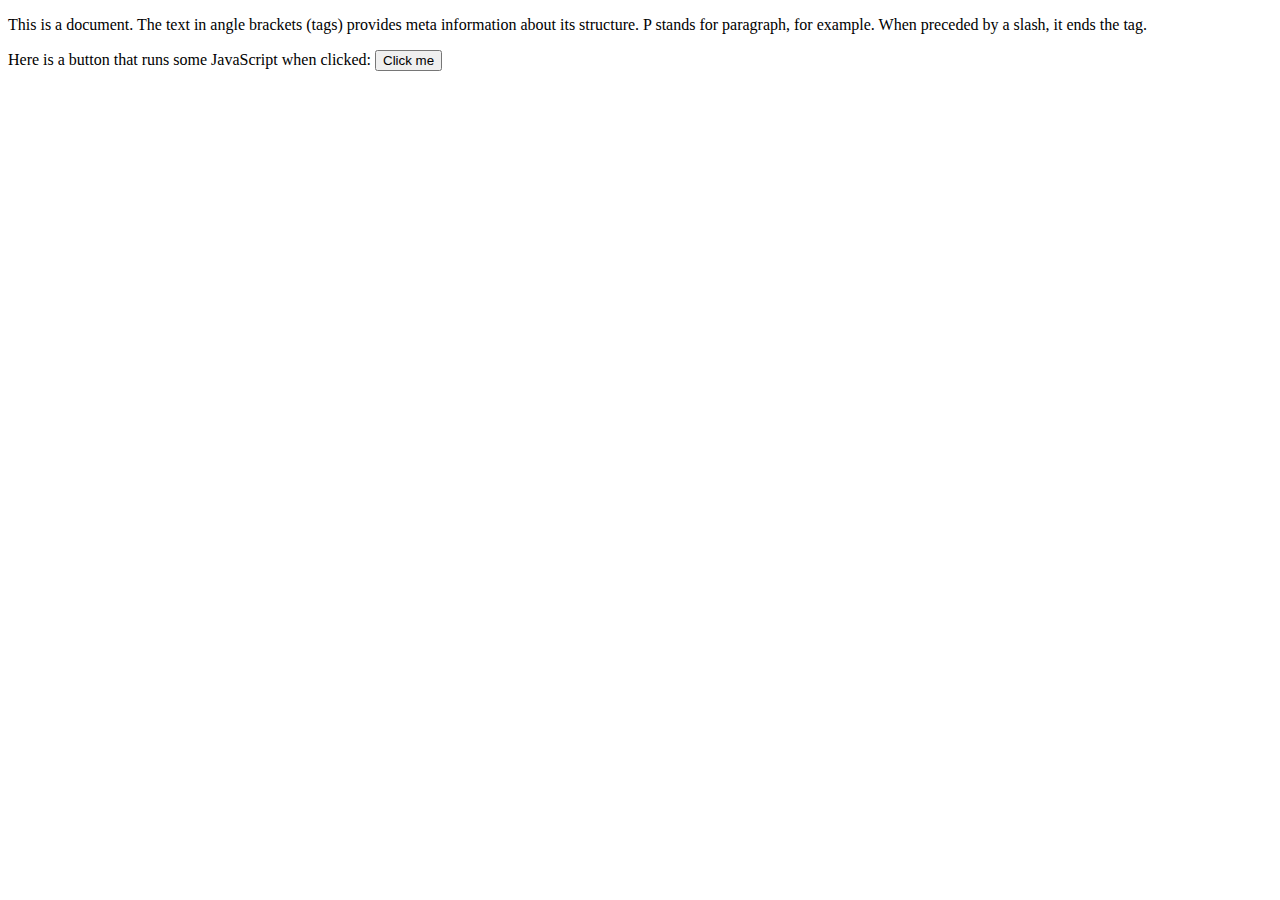
<file: examples/basic.html>
<!doctype html>
<head>
  <title>Our example page</title>
</head>

<script>
  var myMessage = "Hello world!";
  console.log(myMessage);
</script>

<p>This is a document. The text in angle brackets (tags) provides meta
information about its structure. P stands for paragraph, for example.
When preceded by a slash, it ends the tag.</p>

<p>Here is a button that runs some JavaScript when
clicked: <button onclick="alert(myMessage);">Click me</button></p>
</file>
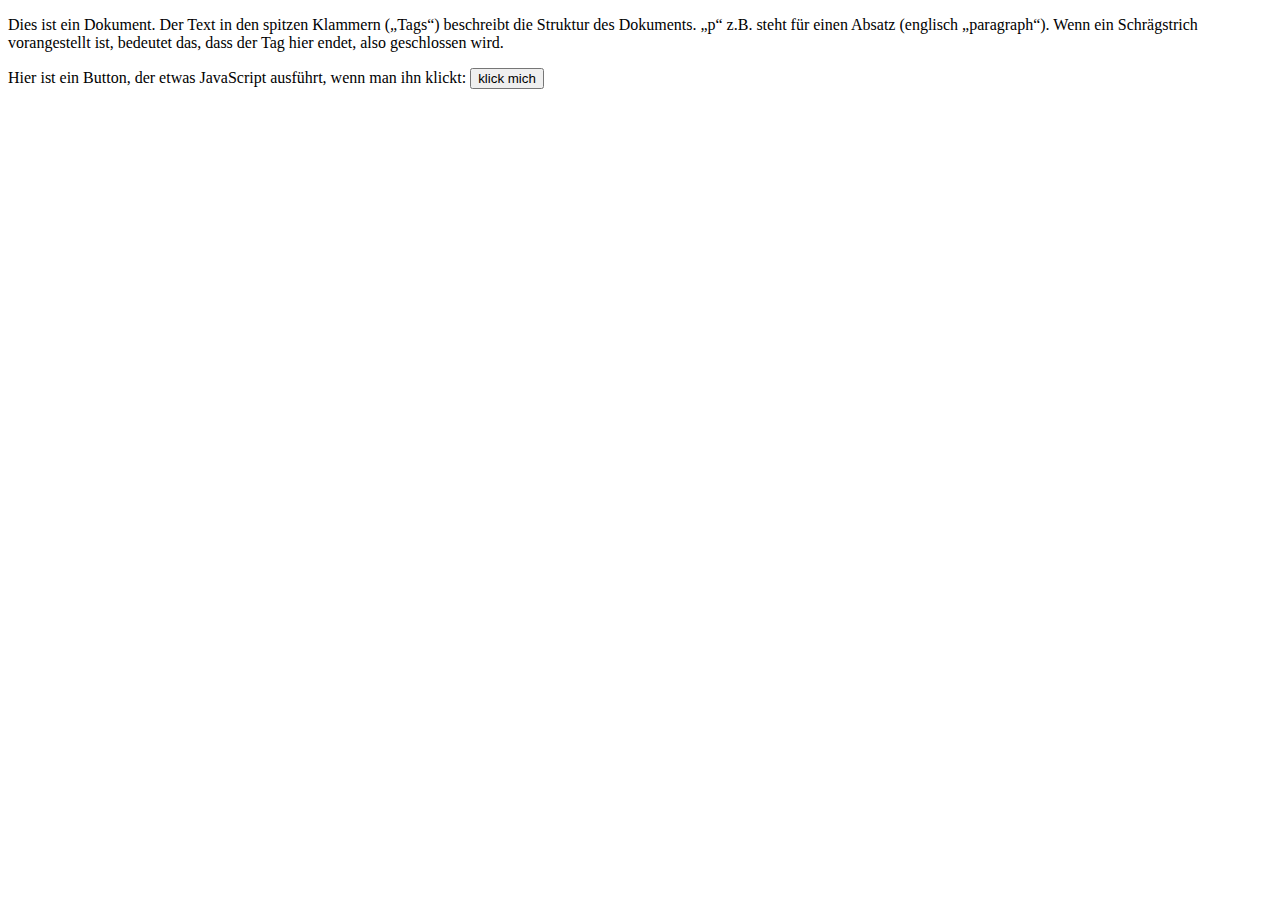
<file: examples/basic_de.html>
<!doctype html>
<head>
  <title>Unsere Beispielseite</title>
</head>

<script>
  var myMessage = "Hallo Welt!";
  console.log(myMessage);
</script>

<p>Dies ist ein Dokument. Der Text in den spitzen Klammern („Tags“) beschreibt
die Struktur des Dokuments. „p“ z.B. steht für einen Absatz (englisch
„paragraph“). Wenn ein Schrägstrich vorangestellt ist, bedeutet das, dass
der Tag hier endet, also geschlossen wird.</p>

<p>Hier ist ein Button, der etwas JavaScript ausführt, wenn man ihn klickt:
<button onclick="alert(myMessage);">klick mich</button></p>
</file>
